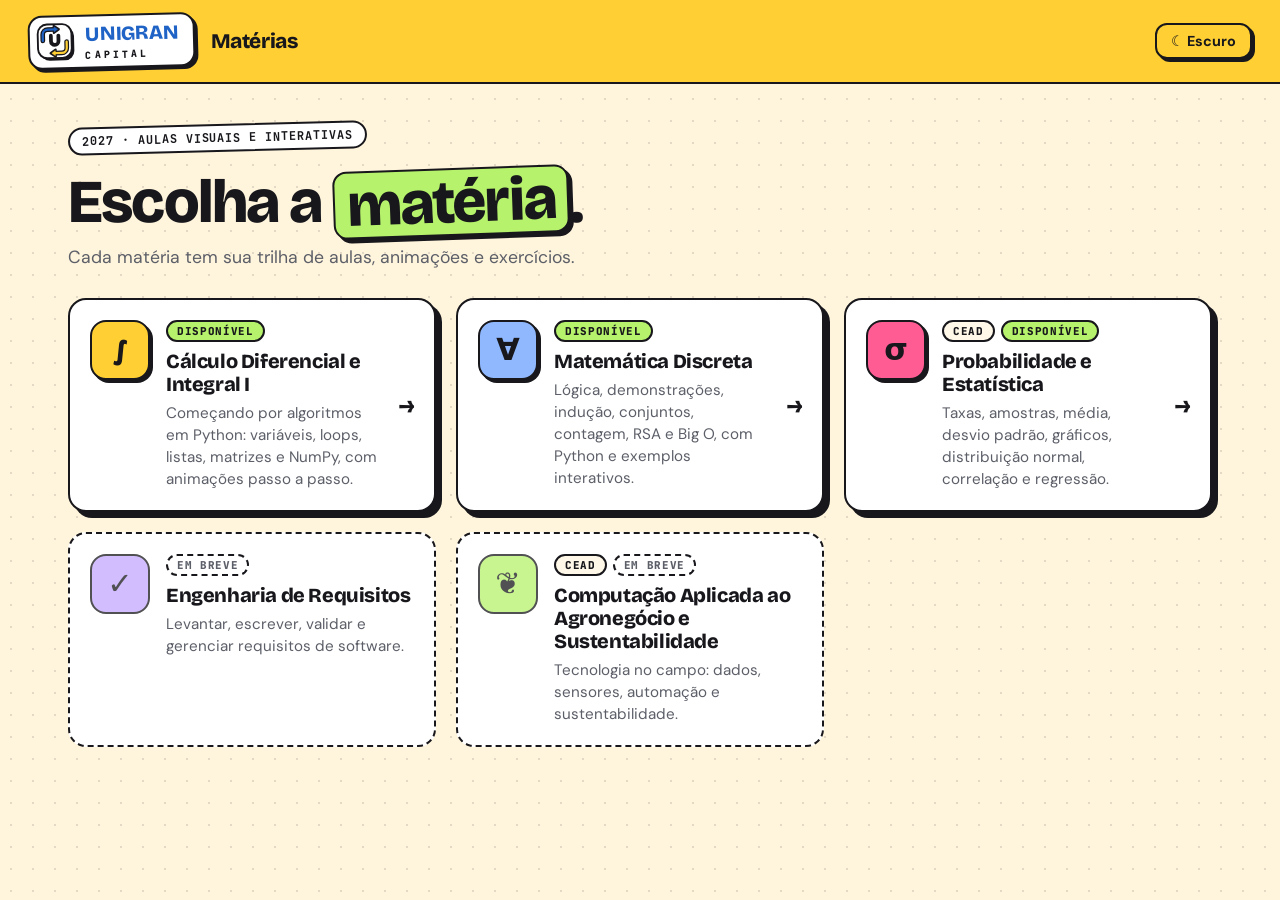
<file: index.html>
<!doctype html>
<html lang="pt-BR" data-theme="light">
<head>
  <meta charset="utf-8">
  <meta name="viewport" content="width=device-width, initial-scale=1">
  <title>Matérias 2027</title>
  <meta name="description" content="Escolha a matéria: aulas visuais e interativas.">
  <link rel="icon" type="image/svg+xml" href="img/favicon.svg">

  <link rel="preconnect" href="https://fonts.googleapis.com">
  <link rel="preconnect" href="https://fonts.gstatic.com" crossorigin>
  <link href="https://fonts.googleapis.com/css2?family=Bricolage+Grotesque:opsz,wght@12..96,600;12..96,700;12..96,800&family=DM+Sans:opsz,wght@9..40,400;9..40,500;9..40,600;9..40,700&family=JetBrains+Mono:wght@400;600;700;800&display=swap" rel="stylesheet">

  <link rel="stylesheet" href="css/hub.css">
</head>
<body>
  <header class="hub-top">
    <div class="hub-brand">
      <span class="unigran" role="img" aria-label="Unigran Capital">
        <!-- SVG inline (cópia de img/unigran.svg) para o hover animar cada peça -->
        <svg class="unigran-logo" viewBox="0 0 64 64" aria-hidden="true">
          <rect class="ul-sombra" x="7" y="7" width="54" height="54" rx="15" fill="#17171c"/>
          <rect class="ul-placa" x="3" y="3" width="54" height="54" rx="15" fill="#ffffff" stroke="#17171c" stroke-width="3"/>
          <g class="ul-seta ul-azul">
            <path d="M11 29 V19 a8 8 0 0 1 8 -8 H30" fill="none" stroke="#17171c" stroke-width="7.5" stroke-linecap="round"/>
            <path d="M29 5.5 L37 11 L29 16.5 Z" fill="#17171c" stroke="#17171c" stroke-width="3.6" stroke-linejoin="round"/>
            <path d="M11 29 V19 a8 8 0 0 1 8 -8 H31" fill="none" stroke="#1f63c6" stroke-width="3.6" stroke-linecap="round"/>
            <path d="M29.6 7.2 L35 11 L29.6 14.8 Z" fill="#1f63c6" stroke="#1f63c6" stroke-width=".8" stroke-linejoin="round"/>
          </g>
          <g class="ul-seta ul-amarela">
            <path d="M49 31 V41 a8 8 0 0 1 -8 8 H30" fill="none" stroke="#17171c" stroke-width="7.5" stroke-linecap="round"/>
            <path d="M31 43.5 L23 49 L31 54.5 Z" fill="#17171c" stroke="#17171c" stroke-width="3.6" stroke-linejoin="round"/>
            <path d="M49 31 V41 a8 8 0 0 1 -8 8 H29" fill="none" stroke="#ffcf33" stroke-width="3.6" stroke-linecap="round"/>
            <path d="M30.4 45.2 L25 49 L30.4 52.8 Z" fill="#ffcf33" stroke="#ffcf33" stroke-width=".8" stroke-linejoin="round"/>
          </g>
          <path class="ul-u" d="M24 21 V30 a6 6 0 0 0 12 0 V21" fill="none" stroke="#17171c" stroke-width="6" stroke-linecap="round"/>
        </svg>
        <span class="unigran-nome"><b>UNIGRAN</b><small>CAPITAL</small></span>
      </span>
      <b class="hub-titulo">Matérias</b>
    </div>
    <button class="btn sm" id="themeBtn">☾ Escuro</button>
  </header>

  <main class="hub">
    <section class="hub-hero">
      <span class="eyebrow">2027 · aulas visuais e interativas</span>
      <h1>Escolha a <span>matéria</span>.</h1>
      <p>Cada matéria tem sua trilha de aulas, animações e exercícios.</p>
    </section>

    <!-- cards gerados por js/hub.js -->
    <section class="subjects" id="subjects" aria-label="Matérias"></section>
  </main>

  <script src="js/hub.js"></script>
</body>
</html>
</file>
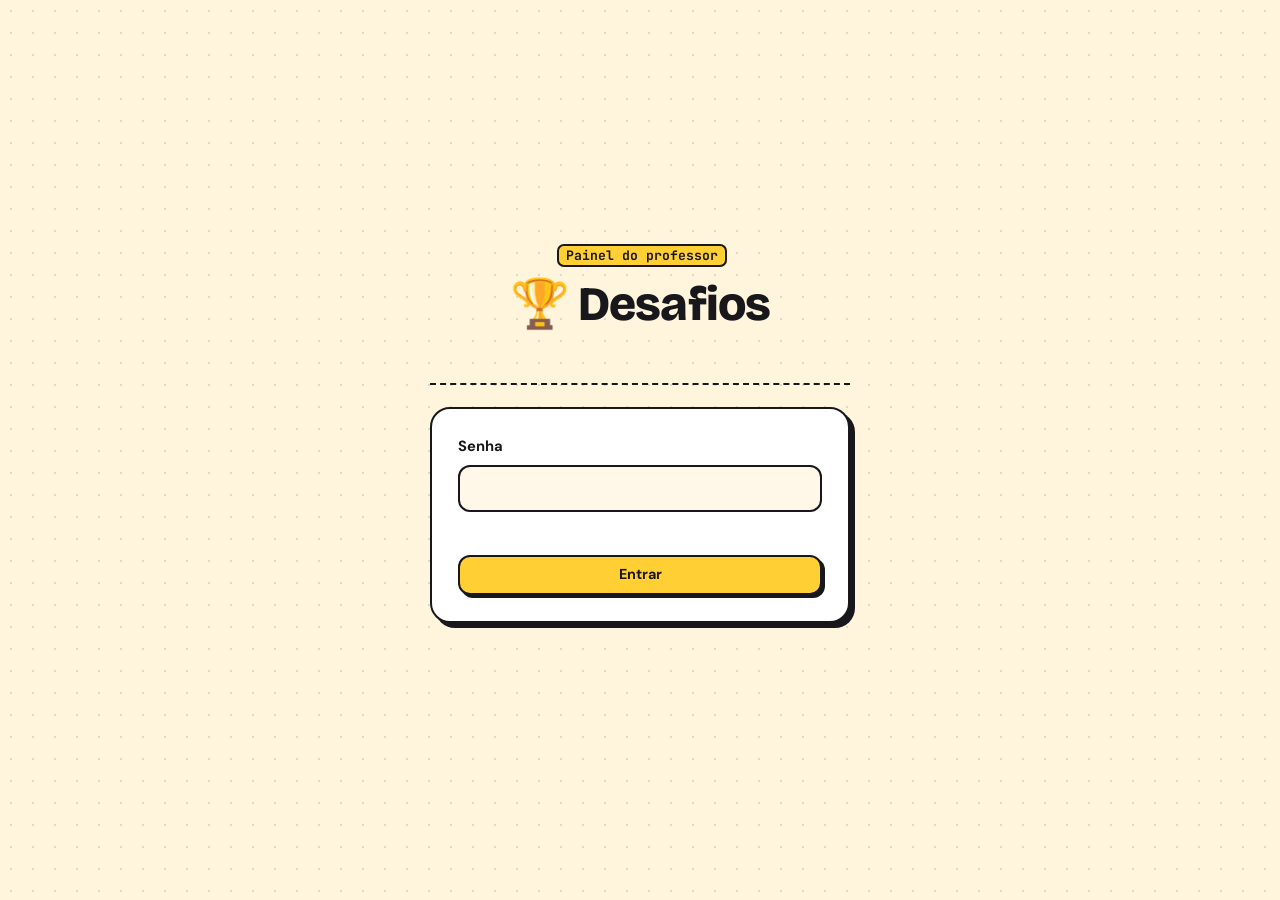
<file: andrey-segredo/index.html>
<!doctype html>
<html lang="pt-BR" data-theme="light">
<head>
  <meta charset="utf-8">
  <meta name="viewport" content="width=device-width, initial-scale=1">
  <meta name="robots" content="noindex, nofollow">
  <title>Painel</title>
  <link rel="icon" type="image/svg+xml" href="../img/favicon.svg">
  <link rel="preconnect" href="https://fonts.googleapis.com">
  <link rel="preconnect" href="https://fonts.gstatic.com" crossorigin>
  <link href="https://fonts.googleapis.com/css2?family=Bricolage+Grotesque:opsz,wght@12..96,600;12..96,700;12..96,800&family=DM+Sans:opsz,wght@9..40,400;9..40,500;9..40,600;9..40,700&family=JetBrains+Mono:wght@400;600;700;800&display=swap" rel="stylesheet">
  <link rel="stylesheet" href="../nucleo/css/base.css">
  <link rel="stylesheet" href="../nucleo/css/components.css">
  <link rel="stylesheet" href="../nucleo/css/lab.css">
  <link rel="stylesheet" href="../nucleo/css/desafio.css">
  <link rel="stylesheet" href="painel.css?v=2">
</head>
<body>
  <main class="prof">
    <header class="lesson-head">
      <div class="crumb"><b>Painel do professor</b></div>
      <h1>🏆 Desafios</h1>
    </header>

    <!-- login: a senha é conferida no Google, nunca aqui -->
    <form class="d-card d-entrada prof-login" id="login" autocomplete="off">
      <label>Senha
        <input name="senha" type="password" required autocomplete="current-password">
      </label>
      <p class="d-erro" role="alert"></p>
      <button class="btn primary" type="submit">Entrar</button>
    </form>

    <section id="painel" hidden>
      <div class="prof-head">
        <label class="prof-materia">Matéria
          <select id="materia" aria-label="Matéria"></select>
        </label>
        <button class="btn sm ghost" id="sair" type="button">Sair</button>
      </div>

      <div class="prof-aviso" id="aviso" hidden></div>
      <h2 class="prof-h2">Seções</h2>
      <div class="prof-secoes" id="secoes"></div>

      <h2 class="prof-h2">Ranking</h2>
      <div class="prof-tools">
        <!-- linha 1: filtros -->
        <div class="prof-filtros">
          <label class="prof-campo">Seção
            <select id="filtro"></select>
          </label>
          <label class="prof-campo">Ano de ingresso
            <select id="ano"></select>
          </label>
          <label class="prof-campo prof-busca">Buscar aluno
            <span class="prof-busca-box">
              <svg viewBox="0 0 24 24" aria-hidden="true"><circle cx="11" cy="11" r="7"/><path d="m20 20-3.5-3.5"/></svg>
              <input id="busca" type="search" placeholder="Digite o nome…" autocomplete="off" spellcheck="false">
            </span>
          </label>
        </div>

        <!-- linha 2: contagem + ações -->
        <div class="prof-acoes">
          <span class="muted prof-info" id="info"></span>
          <div class="prof-grupo">
            <button class="btn icon prof-ic" id="atualizar" type="button" data-tip="Atualizar agora" aria-label="Atualizar agora">
              <svg viewBox="0 0 24 24" aria-hidden="true"><path d="M21 12a9 9 0 1 1-2.64-6.36"/><path d="M21 4v5h-5"/></svg>
            </button>
            <span class="prof-sep" aria-hidden="true"></span>
            <button class="btn primary prof-ic" id="csv" type="button" data-tip="Baixar planilha (CSV)" aria-label="Baixar planilha CSV">
              <svg viewBox="0 0 24 24" aria-hidden="true"><path d="M12 3v12"/><path d="m7 10 5 5 5-5"/><path d="M4 21h16"/></svg>
              <span>CSV</span>
            </button>
            <button class="btn prof-ic" id="json" type="button" data-tip="Baixar dados brutos (JSON)" aria-label="Baixar JSON">
              <svg viewBox="0 0 24 24" aria-hidden="true"><path d="M8 3H7a2 2 0 0 0-2 2v5a2 2 0 0 1-2 2 2 2 0 0 1 2 2v5a2 2 0 0 0 2 2h1"/><path d="M16 3h1a2 2 0 0 1 2 2v5a2 2 0 0 0 2 2 2 2 0 0 0-2 2v5a2 2 0 0 1-2 2h-1"/></svg>
              <span>JSON</span>
            </button>
            <span class="prof-sep" aria-hidden="true"></span>
            <button class="btn prof-ic prof-limpar" id="limpar" type="button" data-tip="Limpar resultados" aria-label="Limpar resultados">
              <svg viewBox="0 0 24 24" aria-hidden="true"><path d="M3 6h18"/><path d="M8 6V4h8v2"/><path d="M19 6l-1 14H6L5 6"/><path d="M10 11v6M14 11v6"/></svg>
              <span class="prof-n" id="limpar-n">0</span>
            </button>
          </div>
        </div>
      </div>
      <table class="prof-table">
        <thead id="thead"></thead>
        <tbody id="tbody"></tbody>
      </table>
      <button class="btn prof-mais" id="mais" type="button" hidden>Mostrar mais</button>
    </section>
  </main>
  <div class="toast" id="toast" role="status"></div>

  <script src="../nucleo/js/core/namespace.js"></script>
  <script>window.ALG.PARTIALS_BASE = '../nucleo/partials/';</script>
  <script src="../nucleo/js/core/partials.js"></script>
  <script src="../nucleo/js/core/modal.js"></script>
  <script src="../nucleo/js/api-config.js"></script>
  <script src="../nucleo/js/desafio/api.js"></script>
  <script src="painel.js?v=2"></script>
</body>
</html>
</file>
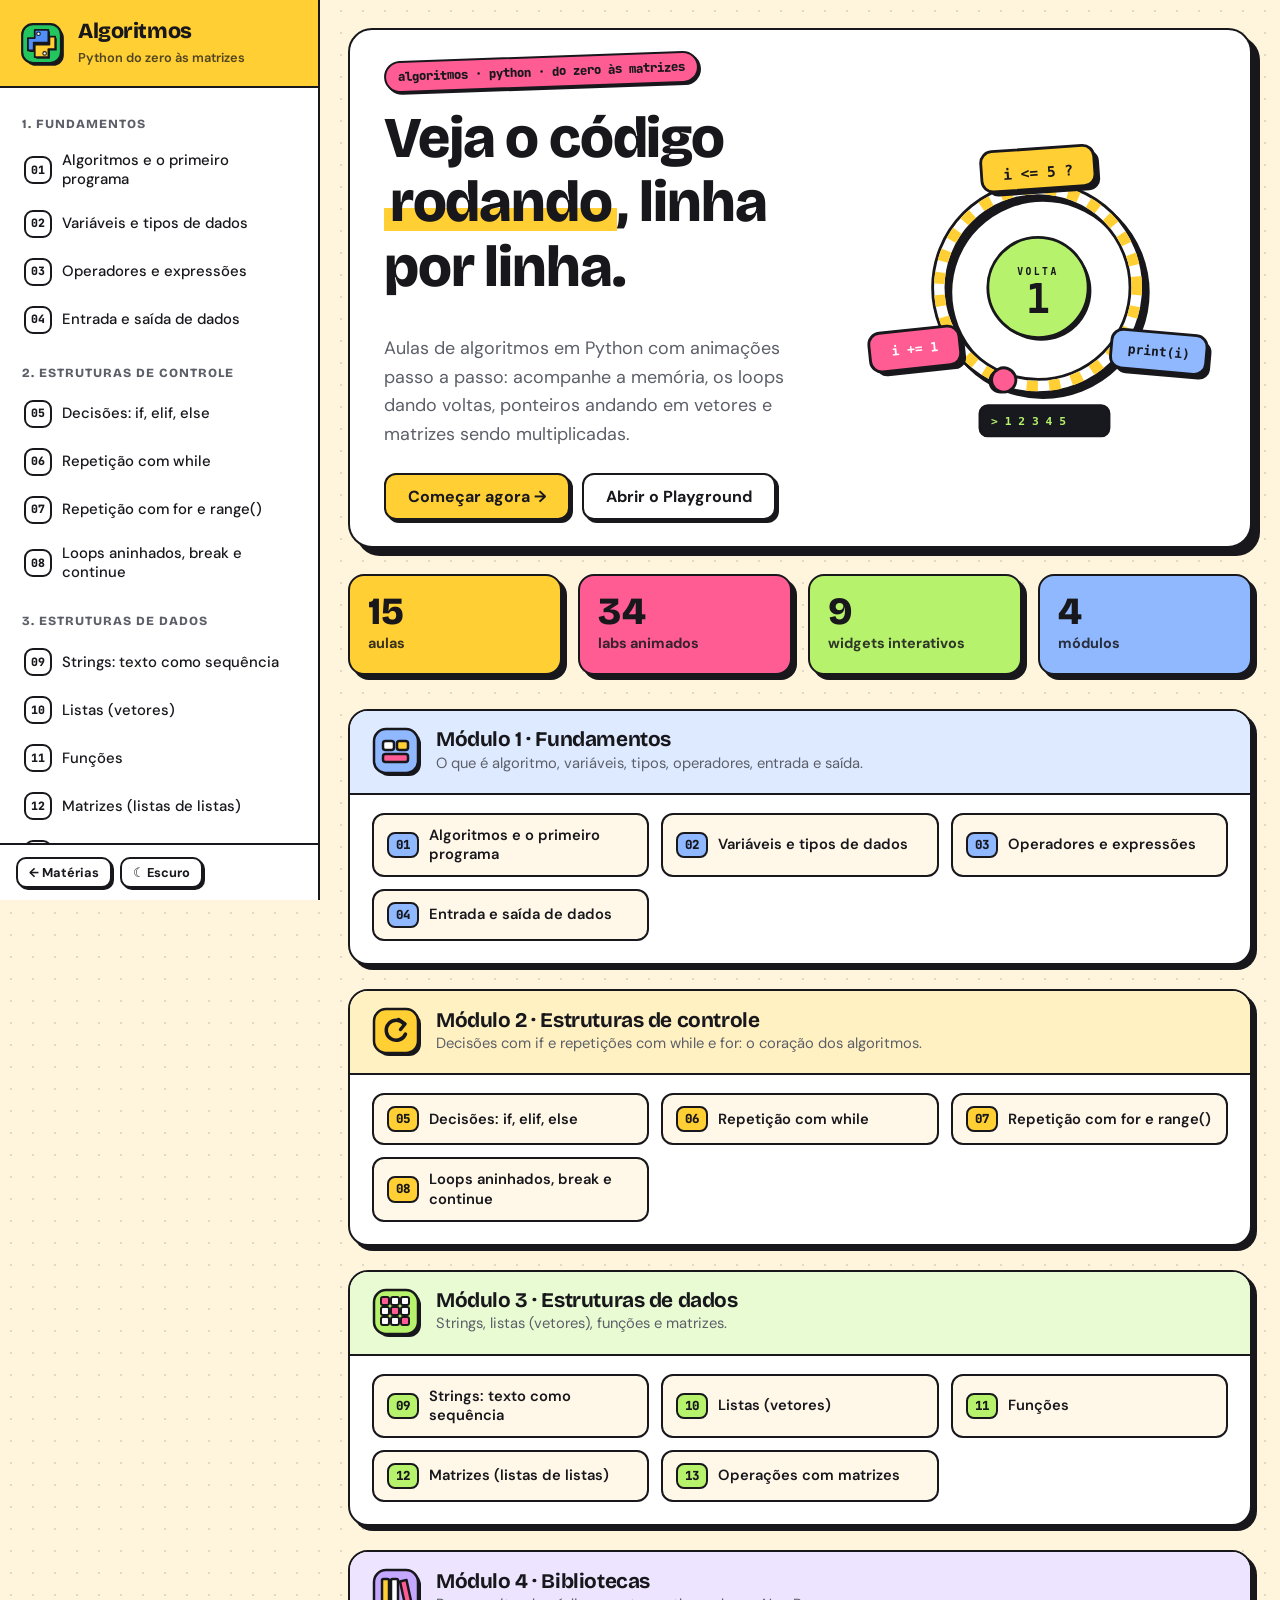
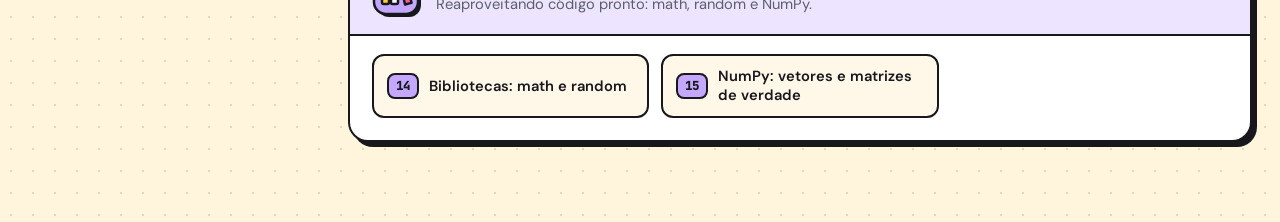
<file: calculo/index.html>
<!doctype html>
<html lang="pt-BR" data-theme="light">
<head>
  <meta charset="utf-8">
  <meta name="viewport" content="width=device-width, initial-scale=1">
  <title>Cálculo I · Algoritmos em Python</title>
  <meta name="description" content="Aulas de algoritmos em Python com animações passo a passo: variáveis, condicionais, loops, listas, matrizes e bibliotecas.">
  <link rel="icon" type="image/svg+xml" href="img/favicon.svg">

  <link rel="preconnect" href="https://fonts.googleapis.com">
  <link rel="preconnect" href="https://fonts.gstatic.com" crossorigin>
  <link href="https://fonts.googleapis.com/css2?family=Bricolage+Grotesque:opsz,wght@12..96,600;12..96,700;12..96,800&family=DM+Sans:opsz,wght@9..40,400;9..40,500;9..40,600;9..40,700&family=JetBrains+Mono:wght@400;600;700;800&display=swap" rel="stylesheet">

  <!-- estilos -->
  <link rel="stylesheet" href="css/base.css">
  <link rel="stylesheet" href="css/layout.css">
  <link rel="stylesheet" href="css/components.css">
  <link rel="stylesheet" href="css/lab.css">
  <link rel="stylesheet" href="css/desafio.css">
</head>
<body>
  <div class="app">
    <!-- ============ SIDEBAR ============ -->
    <aside class="sidebar" aria-label="Aulas">
      <a class="brand" href="#/">
        <img src="img/logo.svg" alt="">
        <div><b>Algoritmos</b><small>Python do zero às matrizes</small></div>
      </a>
      <nav class="nav" id="nav"></nav>
      <div class="sidebar-foot">
        <a class="btn sm" href="../index.html">← Matérias</a>
        <button class="btn sm" id="themeBtn">☾ Escuro</button>
      </div>
    </aside>
    <div class="scrim" id="scrim"></div>

    <!-- ============ CONTEÚDO ============ -->
    <div class="main">
      <header class="topbar">
        <button class="btn icon" id="menuBtn" aria-label="Abrir menu">☰</button>
        <img src="img/logo.svg" alt="">
        <b>Algoritmos em Python</b>
      </header>
      <main id="view" class="content"></main>
    </div>
  </div>
  <div class="toast" id="toast" role="status"></div>

  <!-- núcleo -->
  <script src="js/core/namespace.js"></script>
  <script src="js/core/highlight.js"></script>
  <script src="js/core/viz.js"></script>
  <script src="js/core/stepper.js"></script>
  <script src="js/core/partials.js"></script>
  <script src="js/core/modal.js"></script>
  <script src="js/core/quiz.js"></script>
  <script src="js/core/exercicios.js"></script>

  <!-- widgets interativos -->
  <script src="js/widgets/types.js"></script>
  <script src="js/widgets/ops.js"></script>
  <script src="js/widgets/fstring.js"></script>
  <script src="js/widgets/range.js"></script>
  <script src="js/widgets/slice.js"></script>
  <script src="js/widgets/matrix.js"></script>
  <script src="js/widgets/montecarlo.js"></script>
  <script src="js/widgets/reshape.js"></script>

  <!-- aulas (para adicionar uma aula: crie o arquivo e inclua aqui) -->
  <script src="js/lessons/00-modulos.js"></script>
  <script src="js/lessons/01-introducao.js"></script>
  <script src="js/lessons/02-variaveis.js"></script>
  <script src="js/lessons/03-operadores.js"></script>
  <script src="js/lessons/04-entrada-saida.js"></script>
  <script src="js/lessons/05-condicionais.js"></script>
  <script src="js/lessons/06-while.js"></script>
  <script src="js/lessons/07-for-range.js"></script>
  <script src="js/lessons/08-loops-aninhados.js"></script>
  <script src="js/lessons/09-strings.js"></script>
  <script src="js/lessons/10-listas.js"></script>
  <script src="js/lessons/11-funcoes.js"></script>
  <script src="js/lessons/12-matrizes.js"></script>
  <script src="js/lessons/13-operacoes-matrizes.js"></script>
  <script src="js/lessons/14-math-random.js"></script>
  <script src="js/lessons/15-numpy.js"></script>
  <script src="js/lessons/99-exercicios.js"></script>

  <!-- app -->
  <!-- desafio de fim de seção (API: apps-script/Code.gs) -->
  <script src="js/desafio/config.js"></script>
  <script src="js/desafio/api.js"></script>
  <script src="js/desafio/formatos.js"></script>
  <script src="js/desafio/desafio.js"></script>

  <script src="js/playground.js"></script>
  <script src="js/app.js"></script>
</body>
</html>
</file>
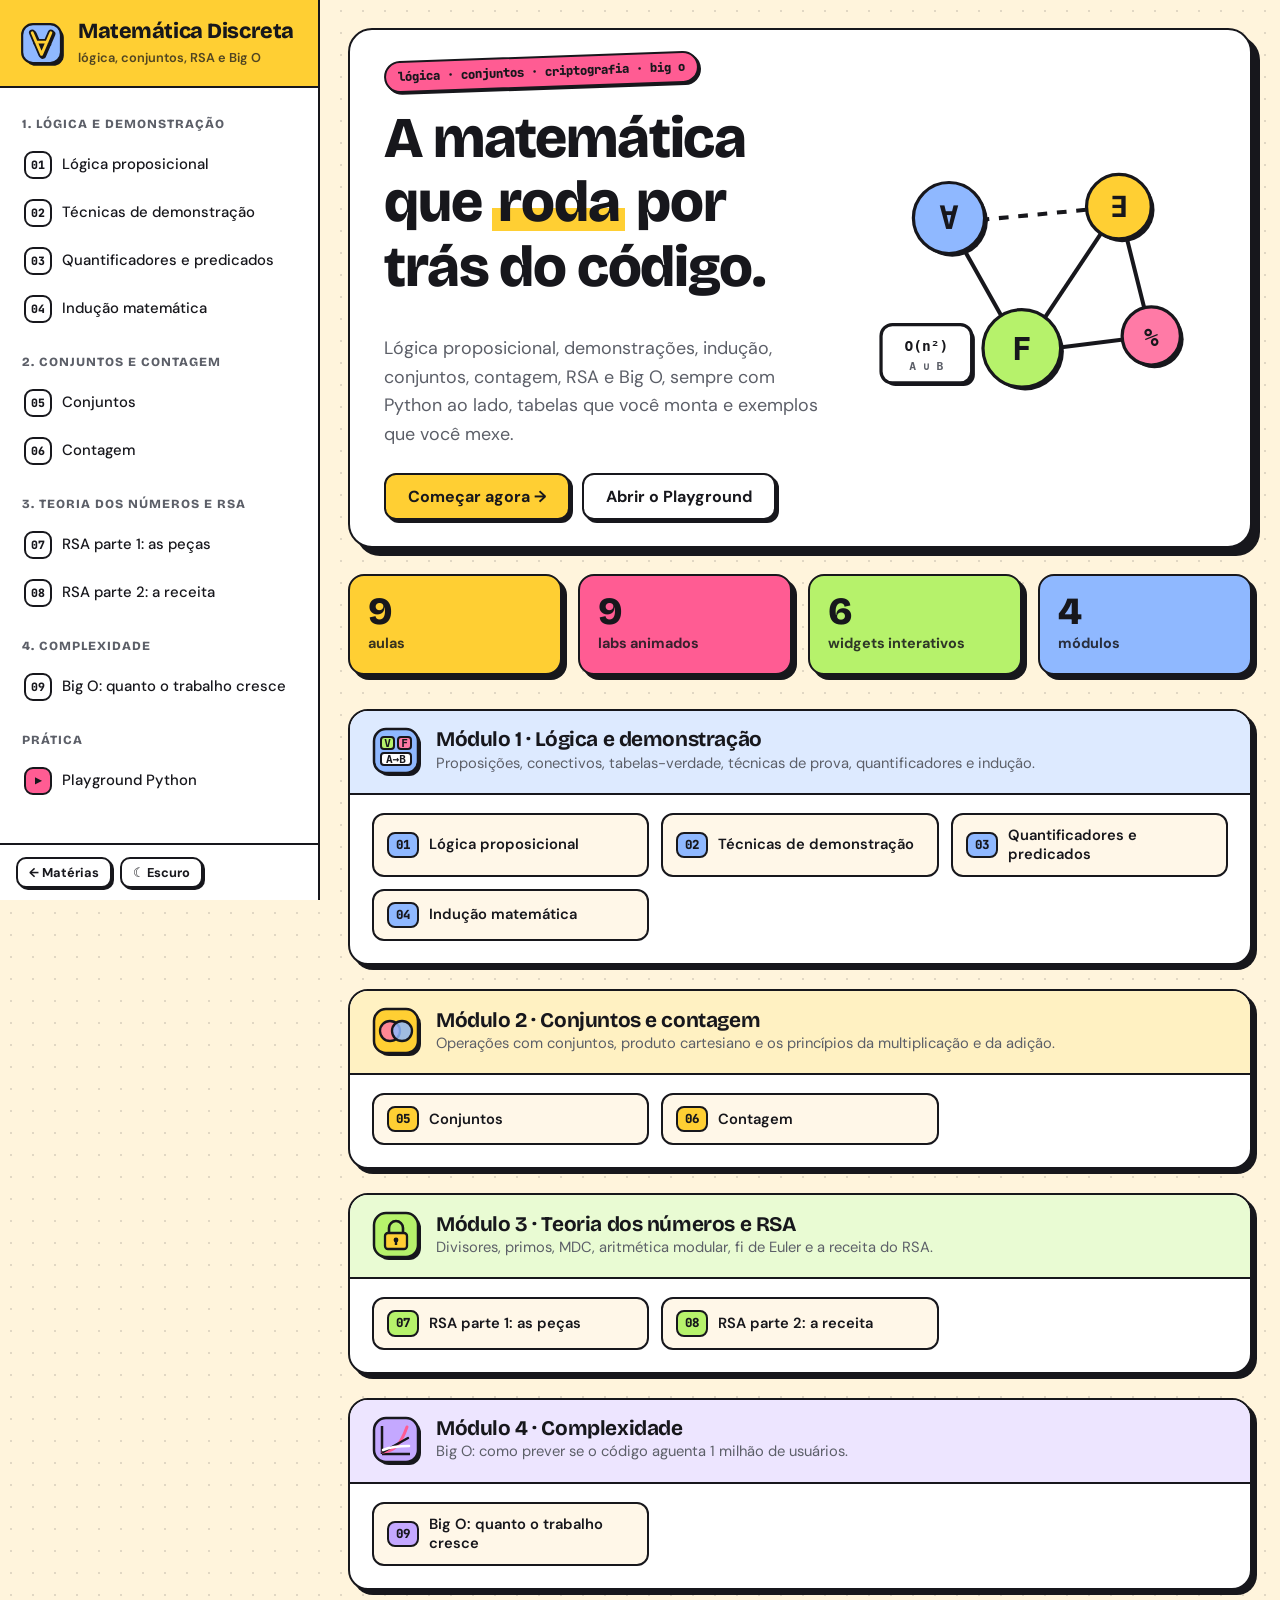
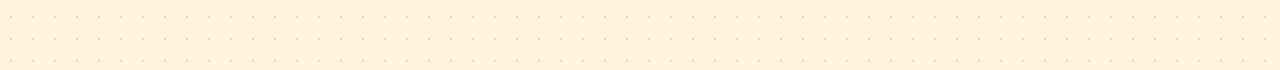
<file: discreta/index.html>
<!doctype html>
<html lang="pt-BR" data-theme="light">
<head>
  <meta charset="utf-8">
  <meta name="viewport" content="width=device-width, initial-scale=1">
  <title>Matemática Discreta</title>
  <meta name="description" content="Matemática Discreta com Python: lógica, demonstrações, indução, conjuntos, contagem, RSA e Big O, com exemplos interativos.">
  <link rel="icon" type="image/svg+xml" href="img/favicon.svg">

  <link rel="preconnect" href="https://fonts.googleapis.com">
  <link rel="preconnect" href="https://fonts.gstatic.com" crossorigin>
  <link href="https://fonts.googleapis.com/css2?family=Bricolage+Grotesque:opsz,wght@12..96,600;12..96,700;12..96,800&family=DM+Sans:opsz,wght@9..40,400;9..40,500;9..40,600;9..40,700&family=JetBrains+Mono:wght@400;600;700;800&display=swap" rel="stylesheet">

  <!-- estilos: base compartilhada (calculo/css) + widgets desta matéria -->
  <link rel="stylesheet" href="../calculo/css/base.css">
  <link rel="stylesheet" href="../calculo/css/layout.css">
  <link rel="stylesheet" href="../calculo/css/components.css">
  <link rel="stylesheet" href="../calculo/css/lab.css">
  <link rel="stylesheet" href="../calculo/css/desafio.css">
  <link rel="stylesheet" href="css/discreta.css">
</head>
<body>
  <div class="app">
    <!-- ============ SIDEBAR ============ -->
    <aside class="sidebar" aria-label="Aulas">
      <a class="brand" href="#/">
        <img src="img/logo.svg" alt="">
        <div><b>Matemática Discreta</b><small>lógica, conjuntos, RSA e Big O</small></div>
      </a>
      <nav class="nav" id="nav"></nav>
      <div class="sidebar-foot">
        <a class="btn sm" href="../index.html">← Matérias</a>
        <button class="btn sm" id="themeBtn">☾ Escuro</button>
      </div>
    </aside>
    <div class="scrim" id="scrim"></div>

    <!-- ============ CONTEÚDO ============ -->
    <div class="main">
      <header class="topbar">
        <button class="btn icon" id="menuBtn" aria-label="Abrir menu">☰</button>
        <img src="img/logo.svg" alt="">
        <b>Matemática Discreta</b>
      </header>
      <main id="view" class="content"></main>
    </div>
  </div>
  <div class="toast" id="toast" role="status"></div>

  <!-- núcleo compartilhado (mesmo motor do Cálculo) -->
  <script src="../calculo/js/core/namespace.js"></script>
  <script src="../calculo/js/desafio/config.js"></script>   <!-- endereço da API (um só para todas as matérias) -->
  <script src="js/config.js"></script>                      <!-- MATERIA = 'discreta', textos da página inicial -->
  <script src="../calculo/js/core/highlight.js"></script>
  <script src="../calculo/js/core/viz.js"></script>
  <script src="../calculo/js/core/stepper.js"></script>
  <script src="../calculo/js/core/partials.js"></script>
  <script src="../calculo/js/core/modal.js"></script>
  <script src="../calculo/js/core/quiz.js"></script>
  <script src="../calculo/js/core/exercicios.js"></script>

  <!-- widgets interativos desta matéria -->
  <script src="js/widgets/tabela-verdade.js"></script>
  <script src="js/widgets/venn.js"></script>
  <script src="js/widgets/contagem.js"></script>
  <script src="js/widgets/relogio-mod.js"></script>
  <script src="js/widgets/rsa.js"></script>
  <script src="js/widgets/big-o.js"></script>

  <!-- aulas (para adicionar uma aula: crie o arquivo e inclua aqui) -->
  <script src="js/lessons/00-modulos.js"></script>
  <script src="js/lessons/01-logica.js"></script>
  <script src="js/lessons/02-demonstracao.js"></script>
  <script src="js/lessons/03-quantificadores.js"></script>
  <script src="js/lessons/04-inducao.js"></script>
  <script src="js/lessons/05-conjuntos.js"></script>
  <script src="js/lessons/06-contagem.js"></script>
  <script src="js/lessons/07-rsa-fundamentos.js"></script>
  <script src="js/lessons/08-rsa-receita.js"></script>
  <script src="js/lessons/09-big-o.js"></script>
  <script src="js/lessons/99-exercicios.js"></script>

  <!-- desafio de fim de seção (API: apps-script/Code.gs) -->
  <script src="../calculo/js/desafio/api.js"></script>
  <script src="../calculo/js/desafio/formatos.js"></script>
  <script src="../calculo/js/desafio/desafio.js"></script>

  <script src="../calculo/js/playground.js"></script>
  <script src="../calculo/js/app.js"></script>
</body>
</html>
</file>
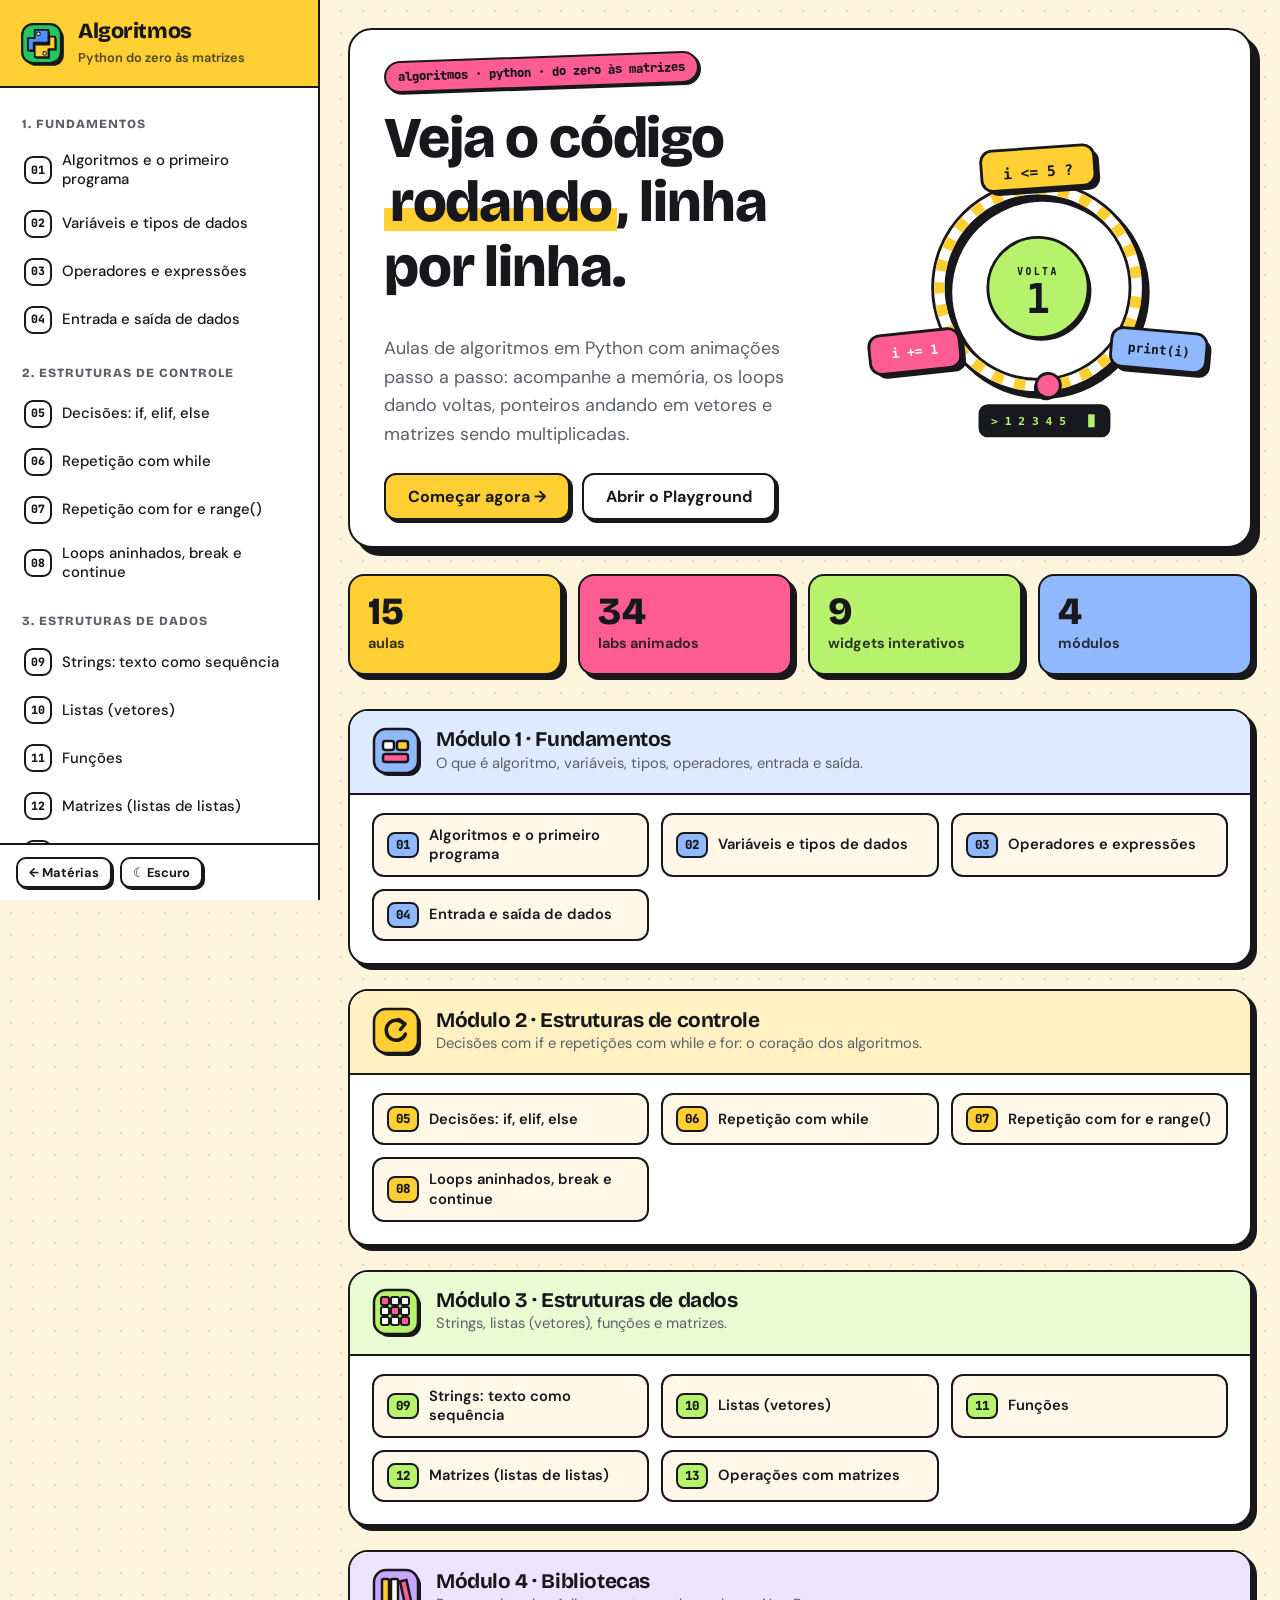
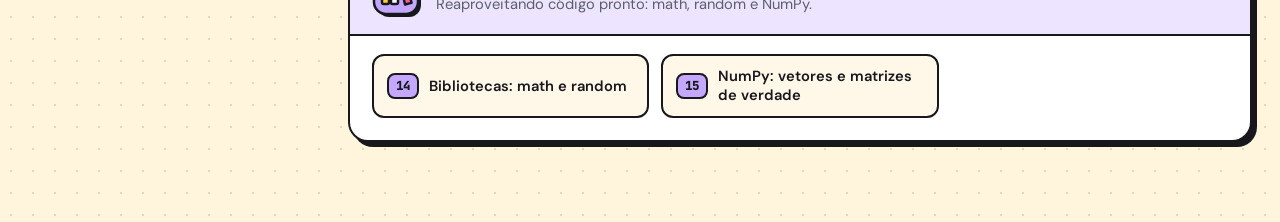
<file: materias/calculo-1/index.html>
<!doctype html>
<html lang="pt-BR" data-theme="light">
<head>
  <meta charset="utf-8">
  <meta name="viewport" content="width=device-width, initial-scale=1">
  <title>Cálculo I · Algoritmos em Python</title>
  <meta name="description" content="Aulas de algoritmos em Python com animações passo a passo: variáveis, condicionais, loops, listas, matrizes e bibliotecas.">
  <link rel="icon" type="image/svg+xml" href="img/favicon.svg">

  <link rel="preconnect" href="https://fonts.googleapis.com">
  <link rel="preconnect" href="https://fonts.gstatic.com" crossorigin>
  <link href="https://fonts.googleapis.com/css2?family=Bricolage+Grotesque:opsz,wght@12..96,600;12..96,700;12..96,800&family=DM+Sans:opsz,wght@9..40,400;9..40,500;9..40,600;9..40,700&family=JetBrains+Mono:wght@400;600;700;800&display=swap" rel="stylesheet">

  <!-- estilos -->
  <link rel="stylesheet" href="../../nucleo/css/base.css">
  <link rel="stylesheet" href="../../nucleo/css/layout.css">
  <link rel="stylesheet" href="../../nucleo/css/components.css">
  <link rel="stylesheet" href="../../nucleo/css/lab.css">
  <link rel="stylesheet" href="../../nucleo/css/desafio.css">
  <link rel="stylesheet" href="../../nucleo/css/conteudo.css">
</head>
<body>
  <div class="app">
    <!-- ============ SIDEBAR ============ -->
    <aside class="sidebar" aria-label="Aulas">
      <a class="brand" href="#/">
        <img src="img/logo.svg" alt="">
        <div><b>Algoritmos</b><small>Python do zero às matrizes</small></div>
      </a>
      <nav class="nav" id="nav"></nav>
      <div class="sidebar-foot">
        <a class="btn sm" href="../../index.html">← Matérias</a>
        <button class="btn sm" id="themeBtn">☾ Escuro</button>
      </div>
    </aside>
    <div class="scrim" id="scrim"></div>

    <!-- ============ CONTEÚDO ============ -->
    <div class="main">
      <header class="topbar">
        <button class="btn icon" id="menuBtn" aria-label="Abrir menu">☰</button>
        <img src="img/logo.svg" alt="">
        <b>Algoritmos em Python</b>
      </header>
      <main id="view" class="content"></main>
    </div>
  </div>
  <div class="toast" id="toast" role="status"></div>

  <!-- núcleo -->
  <script src="../../nucleo/js/core/namespace.js"></script>
  <script src="../../nucleo/js/api-config.js"></script>   <!-- endereço da API (um só para todas as matérias) -->
  <script src="js/config.js"></script>                    <!-- id desta matéria -->
  <script src="../../nucleo/js/core/highlight.js"></script>
  <script src="../../nucleo/js/core/viz.js"></script>
  <script src="../../nucleo/js/core/stepper.js"></script>
  <script src="../../nucleo/js/core/partials.js"></script>
  <script src="../../nucleo/js/core/modal.js"></script>
  <script src="../../nucleo/js/core/quiz.js"></script>
  <script src="../../nucleo/js/core/exercicios.js"></script>

  <!-- widgets interativos -->
  <script src="js/widgets/types.js"></script>
  <script src="js/widgets/ops.js"></script>
  <script src="js/widgets/fstring.js"></script>
  <script src="js/widgets/range.js"></script>
  <script src="js/widgets/slice.js"></script>
  <script src="js/widgets/matrix.js"></script>
  <script src="js/widgets/montecarlo.js"></script>
  <script src="js/widgets/reshape.js"></script>

  <!-- aulas (para adicionar uma aula: crie o arquivo e inclua aqui) -->
  <script src="js/lessons/00-modulos.js"></script>
  <script src="js/lessons/01-introducao.js"></script>
  <script src="js/lessons/02-variaveis.js"></script>
  <script src="js/lessons/03-operadores.js"></script>
  <script src="js/lessons/04-entrada-saida.js"></script>
  <script src="js/lessons/05-condicionais.js"></script>
  <script src="js/lessons/06-while.js"></script>
  <script src="js/lessons/07-for-range.js"></script>
  <script src="js/lessons/08-loops-aninhados.js"></script>
  <script src="js/lessons/09-strings.js"></script>
  <script src="js/lessons/10-listas.js"></script>
  <script src="js/lessons/11-funcoes.js"></script>
  <script src="js/lessons/12-matrizes.js"></script>
  <script src="js/lessons/13-operacoes-matrizes.js"></script>
  <script src="js/lessons/14-math-random.js"></script>
  <script src="js/lessons/15-numpy.js"></script>
  <script src="js/lessons/99-exercicios.js"></script>

  <!-- app -->
  <!-- desafio de fim de seção (API: apps-script/Code.gs) -->
  <script src="../../nucleo/js/desafio/api.js"></script>
  <script src="../../nucleo/js/desafio/formatos.js"></script>
  <script src="../../nucleo/js/desafio/desafio.js"></script>

  <script src="../../nucleo/js/playground.js"></script>
  <script src="../../nucleo/js/app.js"></script>
</body>
</html>
</file>
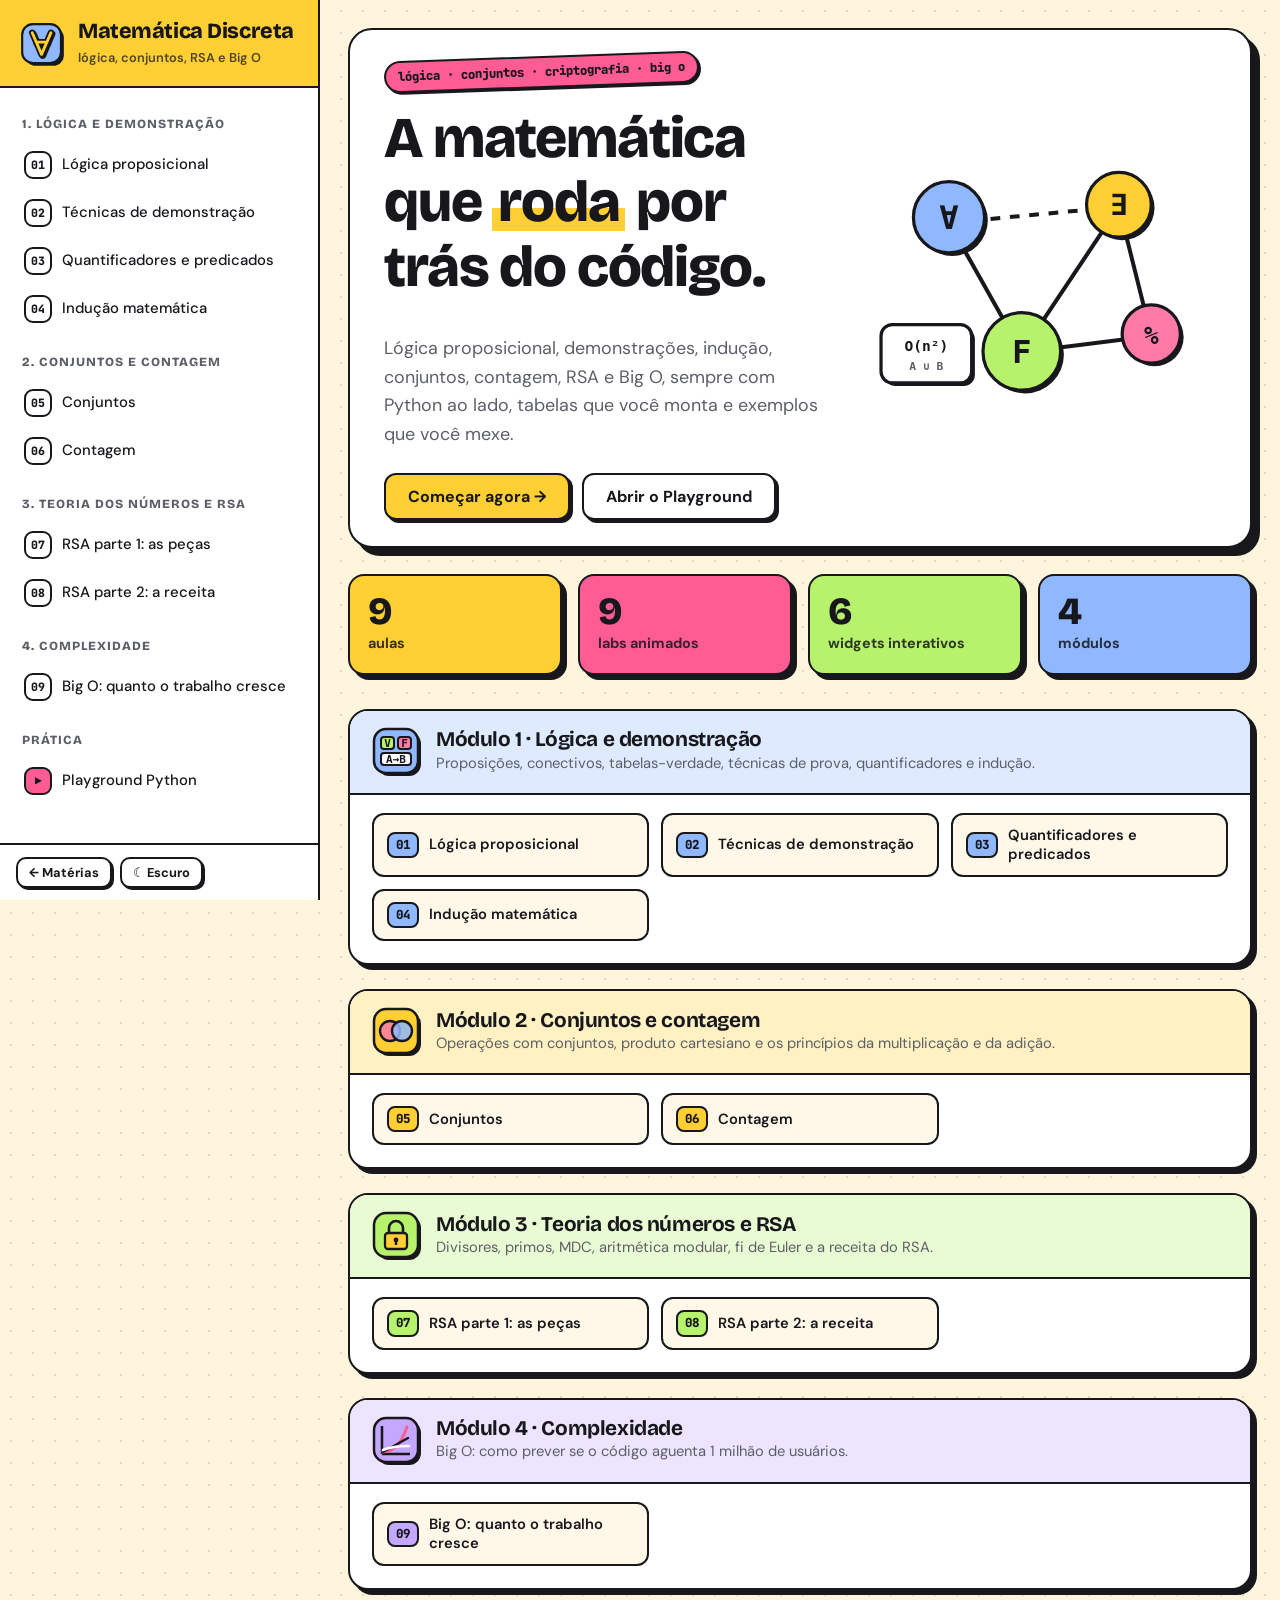
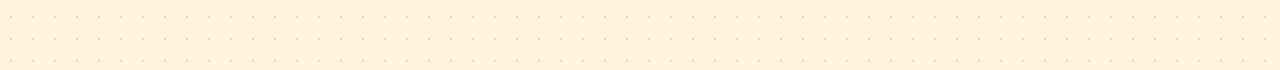
<file: materias/matematica-discreta/index.html>
<!doctype html>
<html lang="pt-BR" data-theme="light">
<head>
  <meta charset="utf-8">
  <meta name="viewport" content="width=device-width, initial-scale=1">
  <title>Matemática Discreta</title>
  <meta name="description" content="Matemática Discreta com Python: lógica, demonstrações, indução, conjuntos, contagem, RSA e Big O, com exemplos interativos.">
  <link rel="icon" type="image/svg+xml" href="img/favicon.svg">

  <link rel="preconnect" href="https://fonts.googleapis.com">
  <link rel="preconnect" href="https://fonts.gstatic.com" crossorigin>
  <link href="https://fonts.googleapis.com/css2?family=Bricolage+Grotesque:opsz,wght@12..96,600;12..96,700;12..96,800&family=DM+Sans:opsz,wght@9..40,400;9..40,500;9..40,600;9..40,700&family=JetBrains+Mono:wght@400;600;700;800&display=swap" rel="stylesheet">

  <!-- estilos: base compartilhada (nucleo/css) + widgets desta matéria -->
  <link rel="stylesheet" href="../../nucleo/css/base.css">
  <link rel="stylesheet" href="../../nucleo/css/layout.css">
  <link rel="stylesheet" href="../../nucleo/css/components.css">
  <link rel="stylesheet" href="../../nucleo/css/lab.css">
  <link rel="stylesheet" href="../../nucleo/css/desafio.css">
  <link rel="stylesheet" href="../../nucleo/css/conteudo.css">
  <link rel="stylesheet" href="css/discreta.css">
</head>
<body>
  <div class="app">
    <!-- ============ SIDEBAR ============ -->
    <aside class="sidebar" aria-label="Aulas">
      <a class="brand" href="#/">
        <img src="img/logo.svg" alt="">
        <div><b>Matemática Discreta</b><small>lógica, conjuntos, RSA e Big O</small></div>
      </a>
      <nav class="nav" id="nav"></nav>
      <div class="sidebar-foot">
        <a class="btn sm" href="../../index.html">← Matérias</a>
        <button class="btn sm" id="themeBtn">☾ Escuro</button>
      </div>
    </aside>
    <div class="scrim" id="scrim"></div>

    <!-- ============ CONTEÚDO ============ -->
    <div class="main">
      <header class="topbar">
        <button class="btn icon" id="menuBtn" aria-label="Abrir menu">☰</button>
        <img src="img/logo.svg" alt="">
        <b>Matemática Discreta</b>
      </header>
      <main id="view" class="content"></main>
    </div>
  </div>
  <div class="toast" id="toast" role="status"></div>

  <!-- núcleo compartilhado (mesmo motor do Cálculo) -->
  <script src="../../nucleo/js/core/namespace.js"></script>
  <script src="../../nucleo/js/api-config.js"></script>   <!-- endereço da API (um só para todas as matérias) -->
  <script src="js/config.js"></script>                      <!-- MATERIA = 'discreta', textos da página inicial -->
  <script src="../../nucleo/js/core/highlight.js"></script>
  <script src="../../nucleo/js/core/viz.js"></script>
  <script src="../../nucleo/js/core/stepper.js"></script>
  <script src="../../nucleo/js/core/partials.js"></script>
  <script src="../../nucleo/js/core/modal.js"></script>
  <script src="../../nucleo/js/core/quiz.js"></script>
  <script src="../../nucleo/js/core/exercicios.js"></script>

  <!-- widgets interativos desta matéria -->
  <script src="js/widgets/tabela-verdade.js"></script>
  <script src="js/widgets/venn.js"></script>
  <script src="js/widgets/contagem.js"></script>
  <script src="js/widgets/relogio-mod.js"></script>
  <script src="js/widgets/rsa.js"></script>
  <script src="js/widgets/big-o.js"></script>

  <!-- aulas (para adicionar uma aula: crie o arquivo e inclua aqui) -->
  <script src="js/lessons/00-modulos.js"></script>
  <script src="js/lessons/01-logica.js"></script>
  <script src="js/lessons/02-demonstracao.js"></script>
  <script src="js/lessons/03-quantificadores.js"></script>
  <script src="js/lessons/04-inducao.js"></script>
  <script src="js/lessons/05-conjuntos.js"></script>
  <script src="js/lessons/06-contagem.js"></script>
  <script src="js/lessons/07-rsa-fundamentos.js"></script>
  <script src="js/lessons/08-rsa-receita.js"></script>
  <script src="js/lessons/09-big-o.js"></script>
  <script src="js/lessons/99-exercicios.js"></script>

  <!-- desafio de fim de seção (API: apps-script/Code.gs) -->
  <script src="../../nucleo/js/desafio/api.js"></script>
  <script src="../../nucleo/js/desafio/formatos.js"></script>
  <script src="../../nucleo/js/desafio/desafio.js"></script>

  <script src="../../nucleo/js/playground.js"></script>
  <script src="../../nucleo/js/app.js"></script>
</body>
</html>
</file>
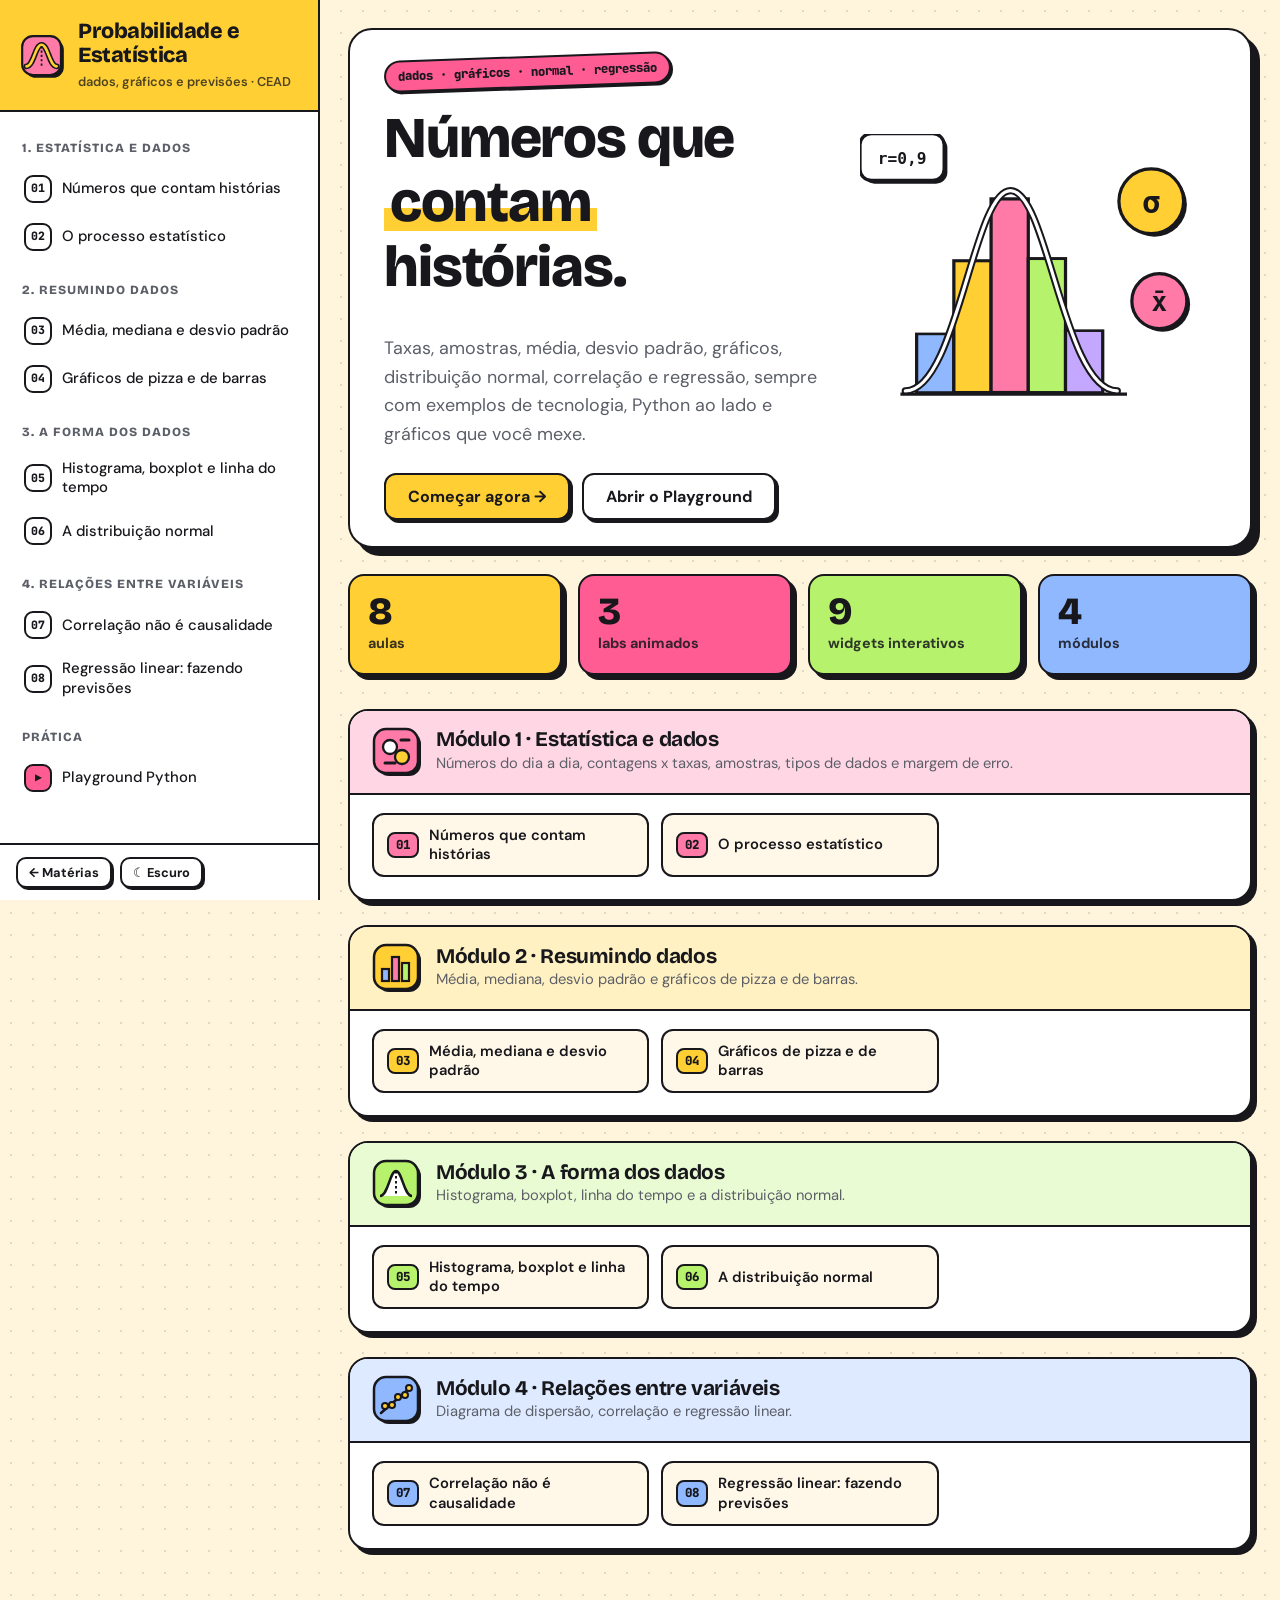
<file: materias/probabilidade-estatistica/index.html>
<!doctype html>
<html lang="pt-BR" data-theme="light">
<head>
  <meta charset="utf-8">
  <meta name="viewport" content="width=device-width, initial-scale=1">
  <title>Probabilidade e Estatística</title>
  <meta name="description" content="Probabilidade e Estatística com Python: taxas, amostras, média, desvio padrão, gráficos, distribuição normal, correlação e regressão.">
  <link rel="icon" type="image/svg+xml" href="img/favicon.svg">

  <link rel="preconnect" href="https://fonts.googleapis.com">
  <link rel="preconnect" href="https://fonts.gstatic.com" crossorigin>
  <link href="https://fonts.googleapis.com/css2?family=Bricolage+Grotesque:opsz,wght@12..96,600;12..96,700;12..96,800&family=DM+Sans:opsz,wght@9..40,400;9..40,500;9..40,600;9..40,700&family=JetBrains+Mono:wght@400;600;700;800&display=swap" rel="stylesheet">

  <!-- estilos: base compartilhada (nucleo/css) + widgets desta matéria -->
  <link rel="stylesheet" href="../../nucleo/css/base.css">
  <link rel="stylesheet" href="../../nucleo/css/layout.css">
  <link rel="stylesheet" href="../../nucleo/css/components.css">
  <link rel="stylesheet" href="../../nucleo/css/lab.css">
  <link rel="stylesheet" href="../../nucleo/css/desafio.css">
  <link rel="stylesheet" href="../../nucleo/css/conteudo.css">
  <link rel="stylesheet" href="css/estatistica.css">
</head>
<body>
  <div class="app">
    <!-- ============ SIDEBAR ============ -->
    <aside class="sidebar" aria-label="Aulas">
      <a class="brand" href="#/">
        <img src="img/logo.svg" alt="">
        <div><b>Probabilidade e Estatística</b><small>dados, gráficos e previsões · CEAD</small></div>
      </a>
      <nav class="nav" id="nav"></nav>
      <div class="sidebar-foot">
        <a class="btn sm" href="../../index.html">← Matérias</a>
        <button class="btn sm" id="themeBtn">☾ Escuro</button>
      </div>
    </aside>
    <div class="scrim" id="scrim"></div>

    <!-- ============ CONTEÚDO ============ -->
    <div class="main">
      <header class="topbar">
        <button class="btn icon" id="menuBtn" aria-label="Abrir menu">☰</button>
        <img src="img/logo.svg" alt="">
        <b>Probabilidade e Estatística</b>
      </header>
      <main id="view" class="content"></main>
    </div>
  </div>
  <div class="toast" id="toast" role="status"></div>

  <!-- núcleo compartilhado (mesmo motor de todas as matérias) -->
  <script src="../../nucleo/js/core/namespace.js"></script>
  <script src="../../nucleo/js/api-config.js"></script>   <!-- endereço da API (um só para todas as matérias) -->
  <script src="js/config.js"></script>                    <!-- MATERIA = 'probabilidade', textos da página inicial -->
  <script src="../../nucleo/js/core/highlight.js"></script>
  <script src="../../nucleo/js/core/viz.js"></script>
  <script src="../../nucleo/js/core/stepper.js"></script>
  <script src="../../nucleo/js/core/partials.js"></script>
  <script src="../../nucleo/js/core/modal.js"></script>
  <script src="../../nucleo/js/core/quiz.js"></script>
  <script src="../../nucleo/js/core/exercicios.js"></script>

  <!-- widgets interativos desta matéria -->
  <script src="js/widgets/estat.js"></script>
  <script src="js/widgets/taxa.js"></script>
  <script src="js/widgets/margem.js"></script>
  <script src="js/widgets/medidas.js"></script>
  <script src="js/widgets/graficos.js"></script>
  <script src="js/widgets/boxplot.js"></script>
  <script src="js/widgets/normal.js"></script>
  <script src="js/widgets/dispersao.js"></script>

  <!-- ilustrações das aulas (SVG no estilo da página) -->
  <script src="js/ilustracoes.js"></script>

  <!-- aulas (para adicionar uma aula: crie o arquivo e inclua aqui) -->
  <script src="js/lessons/00-modulos.js"></script>
  <script src="js/lessons/01-estatistica-dia-a-dia.js"></script>
  <script src="js/lessons/02-processo-estatistico.js"></script>
  <script src="js/lessons/03-medidas.js"></script>
  <script src="js/lessons/04-graficos-categoricos.js"></script>
  <script src="js/lessons/05-graficos-numericos.js"></script>
  <script src="js/lessons/06-distribuicao-normal.js"></script>
  <script src="js/lessons/07-correlacao.js"></script>
  <script src="js/lessons/08-regressao.js"></script>
  <script src="js/lessons/99-exercicios.js"></script>

  <!-- desafio de fim de seção (API: apps-script/Code.gs) -->
  <script src="../../nucleo/js/desafio/api.js"></script>
  <script src="../../nucleo/js/desafio/formatos.js"></script>
  <script src="../../nucleo/js/desafio/desafio.js"></script>

  <script src="../../nucleo/js/playground.js"></script>
  <script src="../../nucleo/js/app.js"></script>
</body>
</html>
</file>
<file: css/hub.css>
/* =========================================================
   HUB — escolha da matéria
   Mesma identidade neo-brutalista do site das matérias.
   ========================================================= */
:root {
  --bg: #fff4dc;
  --panel: #ffffff;
  --panel2: #fff7e8;
  --ink: #17171c;
  --hard: #17171c;
  --text: #17171c;
  --muted: #5c5f68;
  --acc: #ffcf33;
  --lime: #b6f26b;
  --ok: #15803d;
  --dot: rgba(23, 23, 28, .12);
  --bw: 2.5px;
  --radius: 18px;
  --font: "DM Sans", system-ui, -apple-system, "Segoe UI", Roboto, sans-serif;
  --display: "Bricolage Grotesque", "DM Sans", system-ui, sans-serif;
  --mono: "JetBrains Mono", ui-monospace, Consolas, monospace;
  color-scheme: light;
}

:root[data-theme="dark"] {
  --bg: #0f1012;
  --panel: #1b1d21;
  --panel2: #222529;
  --ink: #e9e3d3;
  --hard: #e9e3d3;
  --text: #f2efe8;
  --muted: #b4b7bf;
  --ok: #4ade80;
  --dot: rgba(233, 227, 211, .08);
  color-scheme: dark;
}

* { box-sizing: border-box; }

body {
  margin: 0;
  min-height: 100vh;
  font-family: var(--font);
  color: var(--text);
  background: var(--bg) radial-gradient(var(--dot) 1px, transparent 1px) 0 0 / 22px 22px;
}

a { color: inherit; text-decoration: none; }

/* ---------- botão ---------- */
.btn {
  font: 700 .9rem var(--font);
  color: #17171c;
  background: var(--acc);
  border: var(--bw) solid var(--ink);
  border-radius: 12px;
  box-shadow: 3px 3px 0 var(--hard);
  padding: 7px 14px;
  cursor: pointer;
  transition: transform .1s, box-shadow .1s;
}

.btn:hover { transform: translate(-1px, -1px); box-shadow: 4px 4px 0 var(--hard); }
.btn:active { transform: translate(2px, 2px); box-shadow: 1px 1px 0 var(--hard); }

/* ---------- topo ---------- */
.hub-top {
  display: flex;
  align-items: center;
  justify-content: space-between;
  gap: 12px;
  padding: 14px 28px;
  background: var(--acc);
  border-bottom: var(--bw) solid var(--ink);
}

.hub-brand {
  display: flex;
  align-items: center;
  gap: 16px;
  flex-wrap: wrap;
  color: #17171c;
}

.hub-titulo { font: 800 1.3rem var(--display); letter-spacing: -.02em; }

/* logo da Unigran: placa branca com borda grossa e sombra sólida */
.unigran {
  display: inline-flex;
  align-items: center;
  gap: 9px;
  padding: 5px 14px 5px 6px;
  background: #fff;
  color: #17171c;
  border: var(--bw) solid #17171c;
  border-radius: 14px;
  box-shadow: 3px 3px 0 #17171c;
  transform: rotate(-1.5deg);
  cursor: default;
  transition: transform .35s cubic-bezier(.34,1.56,.64,1), box-shadow .35s cubic-bezier(.34,1.56,.64,1);
}
.unigran-logo { width: 40px; height: 40px; display: block; overflow: visible; }
.unigran-nome { display: grid; line-height: 1; }
.unigran-nome b { font: 800 1.25rem var(--display); letter-spacing: -.01em; color: #1f63c6; }
.unigran-nome small { font: 800 .62rem var(--mono); letter-spacing: .32em; margin-top: 3px; }

/* hover: a placa se endireita e "abre" — as setas se soltam para os cantos,
   o U salta e a sombra se afasta, como se a marca rachasse de leve */
.unigran-logo > *,
.unigran-nome b,
.unigran-nome small {
  transform-box: fill-box;
  transform-origin: center;
  transition: transform .4s cubic-bezier(.34,1.56,.64,1), letter-spacing .4s cubic-bezier(.34,1.56,.64,1);
}
.unigran:hover {
  transform: rotate(0deg) translate(-2px, -2px);
  box-shadow: 6px 6px 0 #17171c;
}
.unigran:hover .ul-sombra   { transform: translate(2.5px, 2.5px); }
.unigran:hover .ul-placa    { transform: rotate(-3deg) scale(1.03); }
.unigran:hover .ul-azul     { transform: translate(-9px, -8px) rotate(-16deg); }
.unigran:hover .ul-amarela  { transform: translate(9px, 8px) rotate(-16deg); }
.unigran:hover .ul-u        { transform: translate(2px, -4px) scale(1.28) rotate(12deg); }
.unigran:hover .unigran-nome b     { transform: translate(2px, -1px) rotate(-2deg); letter-spacing: .03em; }
.unigran:hover .unigran-nome small { transform: translate(-1px, 1px) rotate(1.5deg); letter-spacing: .42em; }
/* atraso escalonado: as peças se soltam uma depois da outra */
.unigran:hover .ul-amarela { transition-delay: .05s; }
.unigran:hover .ul-u       { transition-delay: .08s; }
.unigran:hover .unigran-nome small { transition-delay: .06s; }

@media (prefers-reduced-motion: reduce) {
  .unigran, .unigran * { transition: none !important; }
}

/* ---------- conteúdo ---------- */
.hub {
  max-width: 1200px;
  margin: 0 auto;
  padding: 40px 28px 60px;
}

.hub-hero { margin-bottom: 30px; }

.eyebrow {
  display: inline-block;
  font: 700 .75rem var(--mono);
  text-transform: uppercase;
  letter-spacing: .08em;
  background: var(--panel);
  border: 2px solid var(--ink);
  border-radius: 99px;
  padding: 4px 12px;
  transform: rotate(-1.5deg);
}

.hub-hero h1 {
  font: 800 clamp(2.2rem, 6vw, 3.8rem)/1.05 var(--display);
  letter-spacing: -.03em;
  margin: 16px 0 10px;
}

.hub-hero h1 span {
  background: var(--lime);
  color: #17171c;
  border: var(--bw) solid var(--ink);
  border-radius: 14px;
  padding: 0 12px;
  box-shadow: 4px 4px 0 var(--hard);
  display: inline-block;
  transform: rotate(-2deg);
}

.hub-hero p { color: var(--muted); font-size: 1.1rem; margin: 0; }

/* ---------- cards das matérias ---------- */
.subjects {
  display: grid;
  grid-template-columns: repeat(auto-fill, minmax(340px, 1fr));
  gap: 20px;
}

.subject {
  position: relative;
  display: flex;
  gap: 16px;
  align-items: flex-start;
  background: var(--panel);
  border: var(--bw) solid var(--ink);
  border-radius: var(--radius);
  box-shadow: 6px 6px 0 var(--hard);
  padding: 20px;
  transition: transform .12s, box-shadow .12s;
}

a.subject:hover {
  transform: translate(-3px, -3px);
  box-shadow: 9px 9px 0 var(--hard);
}

a.subject:hover .subject-icon { transform: rotate(-8deg) scale(1.06); }

.subject-icon {
  flex: none;
  display: grid;
  place-items: center;
  width: 60px;
  height: 60px;
  background: var(--sc);
  color: #17171c;
  border: var(--bw) solid var(--ink);
  border-radius: 16px;
  box-shadow: 3px 3px 0 var(--hard);
  font: 800 1.9rem var(--display);
  transition: transform .25s cubic-bezier(.3, 1.6, .5, 1);
}

.subject-body { flex: 1; min-width: 0; }

.subject-tags { display: flex; gap: 6px; flex-wrap: wrap; margin-bottom: 8px; }

.chip {
  font: 800 .68rem var(--mono);
  text-transform: uppercase;
  letter-spacing: .06em;
  border: 2px solid var(--ink);
  border-radius: 99px;
  padding: 2px 9px;
  background: var(--panel2);
}

.chip.ok { background: var(--lime); color: #17171c; }
.chip.wait { background: transparent; color: var(--muted); border-style: dashed; }

.subject h2 {
  font: 800 1.25rem/1.15 var(--display);
  letter-spacing: -.02em;
  margin: 0 0 6px;
}

.subject p { margin: 0; color: var(--muted); font-size: .95rem; line-height: 1.45; }

.subject-go {
  align-self: center;
  font: 800 1.5rem var(--display);
}

.subject.soon {
  box-shadow: none;
  border-style: dashed;
  cursor: default;
}

.subject.soon .subject-icon { box-shadow: none; opacity: .75; }

@media (max-width: 600px) {
  .hub-top { padding: 12px 16px; }
  .hub { padding: 28px 16px 48px; }
  .subjects { grid-template-columns: 1fr; }
  .subject { padding: 16px; }
  .subject-icon { width: 50px; height: 50px; font-size: 1.6rem; }
}
</file>
<file: nucleo/css/base.css>
/* =========================================================
   BASE — tokens de cor, reset e tipografia
   Estilo: neo-brutalista (bordas grossas, sombras sólidas,
   cores fortes). Código sempre em painel escuro tipo IDE.
   ========================================================= */
:root {
  /* página */
  --bg: #fff4dc;
  --bg2: #fbe9c4;
  --panel: #ffffff;
  --panel2: #fff7e8;
  --panel3: #ffe9bd;
  --line: #ecdcb8;          /* separadores suaves */
  --ink: #17171c;           /* bordas grossas */
  --hard: #17171c;          /* cor da sombra sólida */
  --text: #17171c;
  --muted: #5c5f68;
  --faint: #74777f;

  /* cores de destaque */
  --acc: #ffcf33;           /* amarelo */
  --acc-ink: #17171c;
  --acc2: #3b82f6;          /* azul */
  --ok: #15803d;
  --lime: #b6f26b;
  --bad: #ef4466;
  --warn: #f59e0b;
  --vio: #8b5cf6;
  --pink: #ff5c93;
  --orange: #ff8a3d;

  /* tipos de dado */
  --t-int: #2f6fe0;
  --t-float: #0e9aa7;
  --t-str: #e8590c;
  --t-bool: #7c3aed;
  --t-list: #16a34a;
  --t-none: #868e96;
  --t-fn: #db2777;
  --t-other: #d97706;

  /* sintaxe sobre fundo claro (tabelas, widgets) */
  --sx-kw: #8b2fd1;
  --sx-str: #2b8a3e;
  --sx-num: #d9480f;
  --sx-com: #8a83a0;
  --sx-fn: #1c63c7;
  --sx-bi: #b07000;
  --sx-op: #0b7285;

  /* painéis de código (sempre escuros) */
  --code-bg: #17191e;
  --code-bg2: #20232a;
  --code-text: #eef0f3;
  --code-line: #31353e;
  --code-faint: #7d8590;

  --radius: 16px;
  --radius-s: 11px;
  --bw: 2.5px;                                  /* espessura da borda */
  --shadow: 5px 5px 0 var(--hard);
  --shadow-s: 3px 3px 0 var(--hard);
  --font: "DM Sans", system-ui, -apple-system, "Segoe UI", Roboto, sans-serif;
  --display: "Bricolage Grotesque", "DM Sans", system-ui, sans-serif;
  --mono: "JetBrains Mono", ui-monospace, "Cascadia Code", Consolas, monospace;
  --sidebar: 320px;
  color-scheme: light;
}

/* escuro: grafite neutro, bordas e sombras creme (o "avesso" do tema claro) */
:root[data-theme="dark"] {
  --bg: #0f1012;
  --bg2: #151619;
  --panel: #1b1d21;
  --panel2: #222529;
  --panel3: #2c2f35;
  --line: #33373e;
  --ink: #e9e3d3;
  --hard: #e9e3d3;
  --text: #f2efe8;
  --muted: #b4b7bf;
  --faint: #8a8f99;
  --code-bg: #121316;
  --code-bg2: #1a1c20;
  --acc-ink: #17171c;
  --acc2: #5b9bff;
  --ok: #4ade80;
  --bad: #ff5c7c;
  --vio: #a78bfa;
  --t-int: #5b9bff;
  --t-float: #22d3ee;
  --t-str: #ff9f5a;
  --t-bool: #b197fc;
  --t-list: #4ade80;
  --t-fn: #ff79b0;
  --t-other: #ffcf33;
  color-scheme: dark;
}

/* sintaxe em fundo escuro: painéis de código e tema escuro */
:root[data-theme="dark"],
.codeblock, .lab-code, .compare pre, .pycall, .pg-editor, .q .codeblock, .gab-code {
  --sx-kw: #d6a4ff;
  --sx-str: #b8f28a;
  --sx-num: #ffab76;
  --sx-com: #7d8590;
  --sx-fn: #8fb8ff;
  --sx-bi: #ffd866;
  --sx-op: #7ee0ff;
}

*, *::before, *::after { box-sizing: border-box; }

html { scroll-behavior: smooth; }

body {
  margin: 0;
  background-color: var(--bg);
  /* pontilhado sutil no fundo */
  background-image: radial-gradient(color-mix(in srgb, var(--ink) 13%, transparent) 1px, transparent 1.2px);
  background-size: 22px 22px;
  color: var(--text);
  font-family: var(--font);
  font-size: 16.5px;
  line-height: 1.6;
  -webkit-font-smoothing: antialiased;
  /* sem ligaduras: <= continua aparecendo como <= (não ≤) */
  font-variant-ligatures: none;
  font-feature-settings: "calt" 0, "liga" 0;
}
textarea, input, select, button { font-variant-ligatures: none; font-feature-settings: "calt" 0, "liga" 0; }

h1, h2, h3, h4, h5 { font-family: var(--display); line-height: 1.12; margin: 0 0 .6em; letter-spacing: -.02em; }
h1 { font-size: clamp(2rem, 4.5vw, 3rem); font-weight: 800; }
h2 { font-size: 1.65rem; font-weight: 800; margin-top: 2em; }
h3 { font-size: 1.2rem; font-weight: 700; margin-top: 1.5em; }
p { margin: 0 0 1em; }
a { color: var(--acc2); text-decoration: none; font-weight: 600; }
a:hover { text-decoration: underline; text-decoration-thickness: 2px; }
img { max-width: 100%; display: block; }
ul, ol { padding-left: 1.3em; margin: 0 0 1em; }
li { margin: .25em 0; }

code, kbd, pre { font-family: var(--mono); }
/* código no meio do texto: pílula escura */
:not(pre) > code {
  background: var(--code-bg);
  color: #ffd866;
  padding: .12em .45em;
  border-radius: 7px;
  font-size: .86em;
  white-space: nowrap;
}

kbd {
  background: #fff;
  color: #17171c;
  border: 2px solid var(--ink);
  box-shadow: 2px 2px 0 var(--hard);
  border-radius: 7px;
  padding: 0 .45em;
  font-size: .82em;
  font-weight: 700;
}

table { border-collapse: collapse; width: 100%; margin: 0 0 1.2em; font-size: .95em; }
th, td { border-bottom: 2px solid var(--line); padding: .55em .7em; text-align: left; vertical-align: top; }
th { color: var(--muted); font-weight: 700; font-size: .78em; text-transform: uppercase; letter-spacing: .06em; }

button { font: inherit; cursor: pointer; }
input, select, textarea { font: inherit; color: inherit; }

::selection { background: var(--acc); color: var(--acc-ink); }

.muted { color: var(--muted); }
.mono { font-family: var(--mono); }
.hidden { display: none !important; }

* { scrollbar-width: thin; scrollbar-color: var(--ink) transparent; }
</file>
<file: nucleo/css/components.css>
/* =========================================================
   COMPONENTES — botões, cards, callouts, código, quiz, widgets
   ========================================================= */

@import url("https://cdn.jsdelivr.net/npm/bootstrap-icons@1.13.2/font/bootstrap-icons.min.css");

/* ---------- Botões (afundam ao clicar) ---------- */
.btn {
  display: inline-flex;
  align-items: center;
  justify-content: center;
  gap: 8px;
  padding: 9px 16px;
  border-radius: 12px;
  border: var(--bw) solid var(--ink);
  background: var(--panel);
  color: var(--text);
  font-weight: 700;
  font-size: .9rem;
  line-height: 1.2;
  box-shadow: var(--shadow-s);
  transition: transform .1s, box-shadow .1s, background .15s;
  white-space: nowrap;
}

.btn:hover {
  background: var(--panel3);
  text-decoration: none;
  transform: translate(-1px, -1px);
  box-shadow: 4px 4px 0 var(--hard);
}

.btn:active {
  transform: translate(3px, 3px);
  box-shadow: 0 0 0 var(--hard);
}

.btn.primary {
  background: var(--acc);
  color: var(--acc-ink);
}

.btn.primary:hover {
  background: #ffd95c;
}

.btn.blue {
  background: var(--acc2);
  color: #fff;
}

.btn.ghost {
  background: transparent;
  box-shadow: none;
  border-color: transparent;
}

.btn.ghost:hover {
  border-color: var(--ink);
  box-shadow: var(--shadow-s);
}

.btn.sm {
  padding: 6px 11px;
  font-size: .8rem;
  border-radius: 10px;
  border-width: 2px;
  box-shadow: 2px 2px 0 var(--hard);
}

.btn.sm:hover {
  box-shadow: 3px 3px 0 var(--hard);
}

.btn.sm:active {
  box-shadow: 0 0 0 var(--hard);
  transform: translate(2px, 2px);
}

.btn.icon {
  width: 40px;
  padding: 9px 0;
}

.btn[disabled] {
  opacity: .45;
  cursor: not-allowed;
}

/* ---------- Home ---------- */
.hero {
  display: grid;
  grid-template-columns: 1.25fr 1fr;
  gap: 32px;
  align-items: center;
  padding: 26px 34px;
  margin-bottom: 26px;
  background: var(--panel);
  border: var(--bw) solid var(--ink);
  border-radius: 24px;
  box-shadow: 8px 8px 0 var(--hard);
}

.hero .eyebrow {
  display: inline-block;
  font-family: var(--mono);
  font-size: .78rem;
  font-weight: 800;
  color: #17171c;
  background: var(--pink);
  border: 2px solid var(--ink);
  box-shadow: 2px 2px 0 var(--hard);
  padding: 4px 12px;
  border-radius: 99px;
  margin-bottom: 18px;
  transform: rotate(-2deg);
}

.hero h1 {
  font-size: clamp(2.2rem, 5vw, 3.6rem);
}

.hero h1 span {
  background: linear-gradient(transparent 58%, var(--acc) 58%, var(--acc) 92%, transparent 92%);
  padding: 0 .1em;
}

.hero p {
  color: var(--muted);
  font-size: 1.12rem;
  max-width: 580px;
}

.hero .actions {
  display: flex;
  gap: 12px;
  flex-wrap: wrap;
  margin-top: 24px;
}

.hero .actions .btn {
  padding: 12px 22px;
  font-size: 1rem;
}

.hero img {
  width: 100%;
  max-width: 440px;
  justify-self: center;
}

.stats {
  display: grid;
  grid-template-columns: repeat(4, 1fr);
  gap: 16px;
  margin: 0 0 34px;
}

.stat {
  border: var(--bw) solid var(--ink);
  border-radius: var(--radius);
  box-shadow: var(--shadow);
  padding: 16px 18px;
  background: var(--sc, var(--panel));
  color: var(--acc-ink);
  transition: transform .2s;
}

.stat:nth-child(1) {
  --sc: var(--acc);
}

.stat:nth-child(2) {
  --sc: var(--pink);
}

.stat:nth-child(3) {
  --sc: var(--lime);
}

.stat:nth-child(4) {
  --sc: #8fb8ff;
}

.stat:hover {
  transform: rotate(-1.5deg) translateY(-3px);
}

.stat b {
  display: block;
  font-family: var(--display);
  font-size: 2.4rem;
  font-weight: 800;
  line-height: 1;
}

.stat span {
  font-size: .9rem;
  font-weight: 700;
  opacity: .85;
}

.modules {
  display: grid;
  gap: 24px;
}

.module-card {
  background: var(--panel);
  border: var(--bw) solid var(--ink);
  border-radius: 20px;
  box-shadow: var(--shadow);
  overflow: hidden;
}

.module-card header {
  display: flex;
  align-items: center;
  gap: 14px;
  padding: 16px 22px;
  background: color-mix(in srgb, var(--mc, var(--acc)) 30%, var(--panel));
  border-bottom: var(--bw) solid var(--ink);
}

.module-card header img {
  width: 50px;
  height: 50px;
}

.module-card h3 {
  margin: 0;
  font-size: 1.3rem;
}

.module-card header p {
  margin: 0;
  color: var(--muted);
  font-size: .92rem;
}

.lesson-grid {
  display: grid;
  grid-template-columns: repeat(auto-fill, minmax(230px, 1fr));
  gap: 12px;
  padding: 18px 22px 22px;
}

.lesson-chip {
  display: flex;
  gap: 10px;
  align-items: center;
  padding: 11px 13px;
  border-radius: 12px;
  background: var(--panel2);
  border: 2px solid var(--ink);
  color: var(--text);
  font-size: .92rem;
  font-weight: 600;
  line-height: 1.3;
  transition: transform .15s, box-shadow .15s, background .15s;
}

.lesson-chip:hover {
  transform: translate(-2px, -2px);
  box-shadow: 4px 4px 0 var(--hard);
  background: var(--panel);
  text-decoration: none;
}

.lesson-chip .num {
  flex: none;
  font-family: var(--mono);
  font-weight: 800;
  font-size: .78rem;
  padding: 3px 7px;
  border-radius: 8px;
  border: 2px solid var(--ink);
  background: var(--mc, var(--acc));
  color: var(--acc-ink);
}

/* ---------- Cabeçalho da aula ---------- */
.lesson-head {
  padding-bottom: 22px;
  margin-bottom: 26px;
  border-bottom: var(--bw) dashed var(--ink);
}

.crumb {
  font-size: .82rem;
  color: var(--muted);
  font-family: var(--mono);
  font-weight: 600;
  margin-bottom: 12px;
}

.crumb b {
  color: var(--acc-ink);
  background: var(--acc);
  border: 2px solid var(--ink);
  border-radius: 7px;
  padding: 1px 7px;
  margin-left: 4px;
}

.lesson-head .meta {
  display: flex;
  gap: 16px;
  flex-wrap: wrap;
  color: var(--muted);
  font-size: .9rem;
  font-weight: 600;
}

.goal-chips {
  display: flex;
  flex-wrap: wrap;
  gap: 10px;
  margin-top: 18px;
}

.goal-chips span {
  font-family: var(--mono);
  font-size: .82rem;
  font-weight: 700;
  padding: 6px 13px;
  border-radius: 99px;
  border: 2px solid var(--ink);
  box-shadow: 2px 2px 0 var(--hard);
  color: var(--acc-ink);
}

.goal-chips span:nth-child(4n+1) {
  background: var(--acc);
  transform: rotate(-1.5deg);
}

.goal-chips span:nth-child(4n+2) {
  background: var(--lime);
  transform: rotate(1deg);
}

.goal-chips span:nth-child(4n+3) {
  background: #8fb8ff;
  transform: rotate(-.5deg);
}

.goal-chips span:nth-child(4n+4) {
  background: #ffb3cd;
  transform: rotate(1.5deg);
}

.section {
  margin-bottom: 18px;
  font-size: 1.05rem;
}

/* ---------- Callouts ---------- */
.callout {
  display: flex;
  gap: 14px;
  align-items: center;
  padding: 12px 18px;
  border-radius: var(--radius);
  border: var(--bw) solid var(--ink);
  box-shadow: var(--shadow-s);
  margin: 18px 0;
  font-size: .98rem;
  color: var(--acc-ink);
}

.callout p:last-child {
  margin: 0;
}

.callout .ci {
  flex: none;
  font-weight: 800;
  font-family: var(--mono);
  font-size: .72rem;
  padding: 3px 8px;
  border-radius: 7px;
  background: #17171c;
  color: #fff;
  transform: rotate(-3deg);
}

.callout.tip {
  background: #cfe1ff;
}

.callout.warn {
  background: #ffd0dc;
}

.callout.calc {
  background: #e4d8ff;
}

.callout :not(pre)>code {
  color: #ffd866;
}

/* ---------- Bloco de código (sempre escuro) ---------- */
.codeblock {
  background: var(--code-bg);
  color: var(--code-text);
  border: var(--bw) solid var(--ink);
  border-radius: var(--radius);
  box-shadow: var(--shadow);
  margin: 18px 0 22px;
  overflow: hidden;
}

.codeblock .cb-head {
  display: flex;
  align-items: center;
  justify-content: space-between;
  padding: 8px 12px;
  border-bottom: 2px solid var(--code-line);
  background: var(--code-bg2);
  font-size: .78rem;
  color: var(--code-faint);
  font-family: var(--mono);
  gap: 8px;
}

.codeblock .cb-head::before {
  content: "";
  width: 46px;
  height: 12px;
  flex: none;
  background:
    radial-gradient(circle 5px at 6px 6px, #ff5f57 98%, transparent),
    radial-gradient(circle 5px at 23px 6px, #febc2e 98%, transparent),
    radial-gradient(circle 5px at 40px 6px, #28c840 98%, transparent);
}

.codeblock .cb-head>span {
  margin-right: auto;
}

.codeblock .cb-head .acts {
  display: flex;
  gap: 6px;
}

.codeblock .cb-head .btn {
  background: var(--code-bg);
  color: var(--code-text);
  border-color: var(--code-line);
  box-shadow: none;
}

.codeblock .cb-head .btn:hover {
  border-color: var(--acc);
}

.codeblock pre {
  margin: 0;
  padding: 14px 0;
  overflow-x: auto;
  font-size: .9rem;
  line-height: 1.65;
}

.codeblock pre .ln {
  padding: 0 18px 0 0;
  display: block;
  white-space: pre;
}

.codeblock pre .ln::before {
  content: attr(data-n);
  display: inline-block;
  width: 42px;
  padding-right: 14px;
  text-align: right;
  color: var(--code-faint);
  user-select: none;
}

.codeblock .cb-out {
  border-top: 2px dashed var(--code-line);
  padding: 10px 18px;
  font-family: var(--mono);
  font-size: .86rem;
  white-space: pre-wrap;
  color: var(--lime);
}

.codeblock .cb-out::before {
  content: "saída ▸ ";
  color: var(--code-faint);
}

/* syntax */
.k {
  color: var(--sx-kw);
  font-weight: 700;
}

.s {
  color: var(--sx-str);
}

.n {
  color: var(--sx-num);
}

.c {
  color: var(--sx-com);
  font-style: italic;
}

.f {
  color: var(--sx-fn);
}

.b {
  color: var(--sx-bi);
}

.o {
  color: var(--sx-op);
}

/* ---------- Comparação lado a lado ---------- */
.compare {
  display: grid;
  grid-template-columns: 1fr 1fr;
  gap: 18px;
  margin: 18px 0;
}

.compare>div {
  background: var(--code-bg);
  color: var(--code-text);
  border: var(--bw) solid var(--ink);
  border-radius: var(--radius);
  box-shadow: var(--shadow-s);
  padding: 12px 16px;
}

.compare h5 {
  margin: 0 0 8px;
  color: var(--acc);
  font-family: var(--mono);
  font-size: .76rem;
  text-transform: uppercase;
  letter-spacing: .08em;
}

.compare pre {
  margin: 0;
  font-size: .88rem;
  white-space: pre-wrap;
}

/* ---------- Cards de tipo ---------- */
.type-cards {
  display: grid;
  grid-template-columns: repeat(auto-fit, minmax(170px, 1fr));
  gap: 16px;
  margin: 16px 0 20px;
}

.type-card {
  background: var(--panel);
  border: var(--bw) solid var(--ink);
  border-radius: var(--radius);
  box-shadow: 4px 4px 0 var(--tc);
  padding: 12px 14px;
  transition: transform .2s;
}

.type-card:hover {
  transform: rotate(-1.5deg) translateY(-3px);
}

.type-card b {
  font-family: var(--display);
  font-size: 1.4rem;
  color: var(--tc);
}

.type-card p {
  margin: 2px 0 8px;
  font-size: .88rem;
  color: var(--muted);
  font-weight: 600;
}

/* ---------- Widget ---------- */
.widget {
  background: var(--panel);
  border: var(--bw) solid var(--ink);
  border-radius: 20px;
  box-shadow: var(--shadow);
  margin: 24px 0;
  overflow: hidden;
}

.widget-head {
  display: flex;
  align-items: center;
  gap: 10px;
  padding: 12px 16px;
  border-bottom: var(--bw) solid var(--ink);
  background: #e4d8ff;
  color: var(--acc-ink);
}

:root[data-theme="dark"] .widget-head {
  background: #2a2e34;
  color: var(--text);
}

.widget-head .tag {
  font-family: var(--mono);
  font-size: .7rem;
  font-weight: 800;
  background: #7c3aed;
  color: #fff;
  border: 2px solid var(--ink);
  padding: 2px 8px;
  border-radius: 7px;
  letter-spacing: .06em;
  transform: rotate(-3deg);
}

.widget-head b {
  font-family: var(--display);
  font-size: 1.05rem;
}

.widget-body {
  padding: 18px;
}

.widget-row {
  display: flex;
  flex-wrap: wrap;
  gap: 14px;
  align-items: flex-end;
  margin-bottom: 14px;
}

.field {
  display: flex;
  flex-direction: column;
  gap: 4px;
  font-size: .8rem;
  font-weight: 700;
  color: var(--muted);
  min-width: 0;
}

.field input[type="text"],
.field input[type="number"],
.field select {
  background: var(--panel2);
  border: 2px solid var(--ink);
  border-radius: 10px;
  padding: 8px 10px;
  font-family: var(--mono);
  font-size: .92rem;
  color: var(--text);
  min-width: 0;
  width: 100%;
}

.field input:focus,
.field select:focus {
  outline: none;
  box-shadow: 3px 3px 0 var(--acc2);
}

.field input[type="range"] {
  width: 160px;
  accent-color: var(--pink);
}

.field output {
  font-family: var(--mono);
  color: var(--text);
  font-size: .9rem;
}

.pycall {
  font-family: var(--mono);
  font-size: 1.05rem;
  background: var(--code-bg);
  color: var(--code-text);
  border: 2px solid var(--ink);
  border-radius: 12px;
  padding: 10px 14px;
  margin-bottom: 14px;
  overflow-x: auto;
  white-space: nowrap;
}

.result-line {
  font-family: var(--mono);
  font-size: .92rem;
  margin: 6px 0;
  overflow-wrap: anywhere;
}

.result-line .lbl {
  color: var(--muted);
}

.pycall .muted,
.codeblock .muted {
  color: var(--code-faint);
}

/* ---------- Quiz ---------- */
.quiz {
  margin-top: 44px;
}

.quiz-head {
  display: flex;
  align-items: center;
  justify-content: space-between;
  gap: 10px;
  flex-wrap: wrap;
  margin-bottom: 8px;
}

.quiz-head h2::after {
  content: " 🧠";
}

.quiz-score {
  font-family: var(--mono);
  font-weight: 800;
  background: var(--lime);
  color: var(--acc-ink);
  border: 2px solid var(--ink);
  box-shadow: 2px 2px 0 var(--hard);
  border-radius: 99px;
  padding: 4px 12px;
}

.q {
  background: var(--panel);
  border: var(--bw) solid var(--ink);
  border-radius: var(--radius);
  box-shadow: var(--shadow-s);
  padding: 18px;
  margin: 16px 0;
}

.q .qt {
  font-weight: 600;
  font-size: 1.04rem;
  margin-bottom: 12px;
}

.q .qt .qn {
  display: inline-grid;
  place-items: center;
  width: 28px;
  height: 28px;
  margin-right: 8px;
  border-radius: 8px;
  border: 2px solid var(--ink);
  background: var(--acc);
  color: var(--acc-ink);
  font-family: var(--mono);
  font-size: .8rem;
  font-weight: 800;
}

.q .codeblock {
  margin: 8px 0 14px;
  box-shadow: var(--shadow-s);
}

.opts {
  display: grid;
  grid-template-columns: repeat(auto-fit, minmax(220px, 1fr));
  gap: 10px;
}

.opt {
  text-align: left;
  background: var(--panel2);
  border: 2px solid var(--ink);
  border-radius: 12px;
  padding: 10px 14px;
  color: var(--text);
  font-family: var(--mono);
  font-size: .9rem;
  transition: transform .1s, box-shadow .1s, background .15s;
}

.opt:hover:not([disabled]) {
  transform: translate(-2px, -2px);
  box-shadow: 3px 3px 0 var(--hard);
  background: var(--panel);
}

.opt[disabled] {
  cursor: default;
}

.opt.right {
  background: var(--lime);
  color: var(--acc-ink);
  box-shadow: 3px 3px 0 var(--hard);
  animation: pop .35s;
}

.opt.wrong {
  background: #ffc2cf;
  color: var(--acc-ink);
  opacity: .75;
  animation: shake .35s;
  text-decoration: line-through;
}

.q .explain {
  margin-top: 12px;
  font-size: .92rem;
  font-weight: 600;
  border-left: 4px solid var(--ok);
  padding-left: 12px;
  animation: fadeUp .3s ease;
}

/* ---------- Navegação entre aulas ---------- */
.lesson-nav {
  display: grid;
  grid-template-columns: 1fr auto 1fr;
  gap: 14px;
  align-items: center;
  margin-top: 48px;
  padding-top: 24px;
  border-top: var(--bw) dashed var(--ink);
}

.lesson-nav a:not(.btn) {
  display: block;
  background: var(--panel);
  border: var(--bw) solid var(--ink);
  border-radius: var(--radius);
  box-shadow: var(--shadow-s);
  padding: 12px 16px;
  color: var(--text);
  font-size: .95rem;
  transition: transform .15s, box-shadow .15s;
}

.lesson-nav a:not(.btn):hover {
  transform: translate(-2px, -2px);
  box-shadow: 5px 5px 0 var(--hard);
  text-decoration: none;
}

.lesson-nav a small {
  display: block;
  color: var(--muted);
  font-size: .75rem;
  font-weight: 700;
  text-transform: uppercase;
  letter-spacing: .06em;
}

.lesson-nav .next {
  text-align: right;
  background: var(--acc) !important;
  color: var(--acc-ink) !important;
}

.lesson-nav .next small {
  color: var(--acc-ink);
  opacity: .7;
}

/* ---------- Toast ---------- */
.toast {
  position: fixed;
  bottom: 22px;
  left: 50%;
  transform: translateX(-50%) translateY(30px);
  background: var(--acc);
  color: var(--acc-ink);
  border: var(--bw) solid var(--ink);
  box-shadow: var(--shadow-s);
  padding: 10px 20px;
  border-radius: 99px;
  font-weight: 700;
  opacity: 0;
  pointer-events: none;
  transition: .3s cubic-bezier(.3, 1.5, .5, 1);
  z-index: 100;
  font-size: .92rem;
}

.toast.show {
  opacity: 1;
  transform: translateX(-50%);
}

/* ---------- Playground ---------- */
.pg {
  display: grid;
  grid-template-columns: 1fr 1fr;
  gap: 20px;
}

.pg-editor,
.pg-output {
  background: var(--code-bg);
  color: var(--code-text);
  border: var(--bw) solid var(--ink);
  border-radius: var(--radius);
  box-shadow: var(--shadow);
  overflow: hidden;
  display: flex;
  flex-direction: column;
  min-height: 460px;
}

.pg-bar {
  display: flex;
  align-items: center;
  gap: 8px;
  padding: 8px 10px;
  background: var(--code-bg2);
  border-bottom: 2px solid var(--code-line);
  flex-wrap: wrap;
}

.pg-bar .title {
  font-family: var(--mono);
  font-size: .8rem;
  color: var(--code-faint);
  margin-right: auto;
}

.pg-bar .btn:not(.primary) {
  background: var(--code-bg);
  color: var(--code-text);
  border-color: var(--code-line);
  box-shadow: none;
}

.pg-editor .wrap {
  position: relative;
  flex: 1;
  display: flex;
}

.pg-editor .gutter {
  padding: 14px 8px;
  text-align: right;
  color: var(--code-faint);
  font-family: var(--mono);
  font-size: .9rem;
  line-height: 1.6;
  user-select: none;
  min-width: 42px;
  white-space: pre;
  overflow: hidden;
}

.pg-editor .stack {
  position: relative;
  flex: 1;
  overflow: hidden;
  min-height: 400px;
}

.pg-editor textarea,
.pg-editor .hl {
  margin: 0;
  border: 0;
  padding: 14px 14px 14px 4px;
  font-family: var(--mono);
  font-size: .9rem;
  line-height: 1.6;
  white-space: pre;
  tab-size: 4;
  min-height: 100%;
  width: 100%;
}

.pg-editor .hl {
  position: absolute;
  inset: 0;
  pointer-events: none;
  overflow: visible;
  color: var(--code-text);
}

.pg-editor textarea {
  position: absolute;
  inset: 0;
  background: transparent;
  color: transparent;
  caret-color: var(--acc);
  resize: none;
  outline: none;
  height: 100%;
  overflow: auto;
}

.pg-editor textarea::selection {
  background: rgba(91, 155, 255, .4);
  color: transparent;
}

.pg-output pre {
  flex: 1;
  margin: 0;
  padding: 14px;
  font-size: .88rem;
  white-space: pre-wrap;
  overflow: auto;
}

.pg-output pre .err {
  color: #ff8fa6;
}

.pg-output pre .sys {
  color: var(--code-faint);
}

.pg-output img {
  background: #fff;
  border-radius: 8px;
  margin: 8px 0;
  max-width: 100%;
}

.pg-status {
  font-family: var(--mono);
  font-size: .78rem;
  color: var(--code-faint);
}

.pg-status.ready {
  color: var(--lime);
}

/* widgets em 2 colunas viram 1 coluna no celular */
@media (max-width: 700px) {

  .mc-wrap,
  .mx-wrap,
  .tw-out {
    grid-template-columns: 1fr !important;
  }
}

@media (max-width: 960px) {
  .hero {
    grid-template-columns: 1fr;
    padding: 22px;
  }

  .hero img {
    max-width: 300px;
  }

  .stats {
    grid-template-columns: repeat(2, 1fr);
  }

  .compare {
    grid-template-columns: 1fr;
  }

  .pg {
    grid-template-columns: 1fr;
  }

  .lesson-nav {
    grid-template-columns: 1fr 1fr;
  }

  .lesson-nav .mid {
    grid-column: 1 / -1;
    order: -1;
    justify-self: center;
  }
}

/* ---------- exercícios + gabarito ---------- */
.exs {
  margin-top: 44px;
}

.exs .quiz-head h2::after {
  content: " ✍️";
}

.ex-row {
  display: flex;
  align-items: center;
  gap: 10px;
  flex-wrap: wrap;
}

.ex-row input {
  flex: 1 1 220px;
  max-width: 420px;
  font: 600 .95rem var(--mono);
  font-variant-ligatures: none;
  background: var(--panel2);
  color: var(--text);
  border: 2px solid var(--ink);
  border-radius: 12px;
  padding: 9px 12px;
  outline: none;
}

.ex-row input:focus {
  box-shadow: 3px 3px 0 var(--hard);
}

.ex-row input.shake {
  animation: shake .3s;
  border-color: var(--bad);
}

.ex-fb {
  font-weight: 700;
  font-size: .92rem;
}

.ex-fb.ok {
  color: var(--ok);
}

.ex-fb.err {
  color: var(--bad);
}

.q.ex.done {
  border-color: var(--ok);
}

.q.ex.done input {
  background: var(--lime);
  color: #17171c;
  opacity: 1;
}

.gabarito {
  margin: 18px 0 8px;
  border: var(--bw) solid var(--ink);
  border-radius: var(--radius);
  box-shadow: var(--shadow-s);
  padding: 16px 18px;
  background: var(--panel);
}

.gabarito.locked {
  display: flex;
  gap: 12px;
  align-items: center;
  flex-wrap: wrap;
  border-style: dashed;
  box-shadow: none;
  color: var(--faint);
}

.gabarito.locked b {
  color: var(--text);
}

.gabarito.open {
  background: var(--panel);
}

.gab-head {
  display: flex;
  align-items: center;
  justify-content: space-between;
  gap: 12px;
  flex-wrap: wrap;
}

.gab-head b {
  font-family: var(--display, inherit);
  font-size: 1.05rem;
}

.gab-list {
  display: grid;
  grid-template-columns: repeat(auto-fill, minmax(340px, 1fr));
  gap: 14px;
  margin-top: 16px;
}

.gab-item {
  display: flex;
  flex-direction: column;
  gap: 10px;
  background: var(--panel2);
  border: 2px solid var(--ink);
  border-radius: 14px;
  padding: 14px;
  animation: fadeUp .3s;
}

.gab-item header {
  display: flex;
  gap: 10px;
  align-items: flex-start;
  font-weight: 600;
}

.gab-item .qn {
  flex: none;
  display: inline-grid;
  place-items: center;
  width: 26px;
  height: 26px;
  border-radius: 8px;
  border: 2px solid var(--ink);
  background: var(--lime);
  color: #17171c;
  font: 800 .78rem var(--mono);
}

.gab-q {
  padding-top: 2px;
  font-size: .95rem;
}

.gab-code {
  margin: 0;
  background: var(--code-bg);
  color: #e9e3d3;
  border-radius: 10px;
  padding: 10px 12px;
  font: .82rem/1.5 var(--mono);
  font-variant-ligatures: none;
  overflow-x: auto;
}

.gab-ans {
  display: flex;
  align-items: stretch;
  border: 2px solid var(--ink);
  border-radius: 10px;
  overflow: hidden;
}

.gab-label {
  display: flex;
  align-items: center;
  padding: 0 10px;
  background: var(--lime);
  color: #17171c;
  border-right: 2px solid var(--ink);
  font: 800 .7rem var(--mono);
  text-transform: uppercase;
  letter-spacing: .05em;
}

.gab-ans pre {
  flex: 1;
  margin: 0;
  padding: 8px 12px;
  background: var(--panel);
  color: var(--text);
  font: 700 .9rem/1.45 var(--mono);
  font-variant-ligatures: none;
  white-space: pre-wrap;
}

.gab-sol {
  display: flex;
  gap: 8px;
  margin: 0;
  font-size: .9rem;
  color: var(--text);
}

@media (max-width: 700px) {
  .gab-list {
    grid-template-columns: 1fr;
  }
}

.head-right {
  display: flex;
  align-items: center;
  gap: 10px;
  flex-wrap: wrap;
}

/* ---------- modal (partials/modal.html + js/core/modal.js) ---------- */
.modal {
  position: fixed;
  inset: 0;
  z-index: 1000;
  display: grid;
  place-items: center;
  padding: 16px;
}

.modal-backdrop {
  position: absolute;
  inset: 0;
  background: rgba(15, 16, 18, .55);
  backdrop-filter: blur(3px);
  animation: fadeIn .18s;
}

.modal-card {
  position: relative;
  width: min(440px, 100%);
  background: var(--panel);
  color: var(--text);
  border: var(--bw) solid var(--ink);
  border-radius: 20px;
  box-shadow: 8px 8px 0 var(--hard);
  padding: 30px 26px 22px;
  text-align: center;
  animation: modalIn .26s cubic-bezier(.2, 1.4, .4, 1);
}

.modal-icon {
  position: absolute;
  top: -26px;
  left: 50%;
  display: grid;
  place-items: center;
  width: 52px;
  height: 52px;
  border: var(--bw) solid var(--ink);
  border-radius: 14px;
  background: var(--acc);
  color: #17171c;
  box-shadow: 3px 3px 0 var(--hard);
  font: 800 1.5rem var(--display);
  transform: translateX(-50%) rotate(-6deg);
}

.modal.danger .modal-icon {
  background: var(--pink);
}

.modal-title {
  margin: 14px 0 8px;
  font-size: 1.35rem;
}

.modal-msg {
  margin: 0 0 22px;
  color: var(--faint);
  line-height: 1.5;
}

.modal-msg b {
  color: var(--text);
}

.modal-actions {
  display: flex;
  gap: 10px;
  justify-content: center;
  flex-wrap: wrap;
}

.modal-actions .btn {
  min-width: 130px;
}

.modal.danger .modal-ok {
  background: var(--pink);
  color: #17171c;
}

.modal.closing .modal-backdrop,
.modal.closing .modal-card {
  animation: fadeOut .16s forwards;
}

@keyframes modalIn {
  from { opacity: 0; transform: translateY(18px) scale(.92); }
  to { opacity: 1; transform: none; }
}

@keyframes fadeOut {
  to { opacity: 0; transform: scale(.97); }
}
</file>
<file: nucleo/css/lab.css>
/* =========================================================
   LAB — executor passo a passo + visualizações animadas
   ========================================================= */
.lab {
  background: var(--panel);
  border: var(--bw) solid var(--ink);
  border-radius: 20px;
  margin: 28px 0;
  box-shadow: 8px 8px 0 var(--hard);
  overflow: hidden;
}
.lab:focus { outline: none; }
.lab:focus-visible { outline: 3px solid var(--acc2); outline-offset: 3px; }
.lab-head {
  display: flex;
  align-items: center;
  gap: 10px;
  flex-wrap: wrap;
  padding: 12px 16px;
  background: var(--acc);
  color: var(--acc-ink);
  border-bottom: var(--bw) solid var(--ink);
}
.lab-head .tag {
  font-family: var(--mono);
  font-size: .7rem;
  font-weight: 800;
  background: #17171c;
  color: var(--acc);
  padding: 3px 8px;
  border-radius: 7px;
  letter-spacing: .06em;
  transform: rotate(-4deg);
}
.lab-head b { font-family: var(--display); font-size: 1.1rem; font-weight: 800; margin-right: auto; }
.lab-params { display: flex; gap: 8px; flex-wrap: wrap; align-items: center; }
.lab-params label {
  display: flex;
  align-items: center;
  gap: 6px;
  font-family: var(--mono);
  font-size: .8rem;
  font-weight: 700;
}
.lab-params input {
  width: 110px;
  background: #fff;
  color: #17171c;
  border: 2px solid #17171c;
  border-radius: 9px;
  padding: 4px 8px;
  font-family: var(--mono);
  font-size: .84rem;
  font-weight: 700;
}
.lab-params input:focus { outline: none; box-shadow: 3px 3px 0 #17171c; }
.lab-params input.wide { width: 190px; }
.lab-head .btn { background: #fff; color: #17171c; border-color: #17171c; box-shadow: 2px 2px 0 #17171c; }

.lab-body {
  display: grid;
  grid-template-columns: minmax(0, 1.05fr) minmax(0, 1fr);
  min-height: 300px;
}

/* ---- código (painel escuro) ---- */
.lab-code {
  background: var(--code-bg);
  color: var(--code-text);
  border-right: var(--bw) solid var(--ink);
  padding: 14px 0;
  overflow-x: auto;
  font-family: var(--mono);
  font-size: .9rem;
  line-height: 1.8;
}
.lab-code .ln {
  position: relative;
  display: block;
  white-space: pre;
  padding-right: 14px;
  transition: background .25s;
}
.lab-code .ln::before {
  content: attr(data-n);
  display: inline-block;
  width: 46px;
  padding-right: 14px;
  text-align: right;
  color: var(--code-faint);
  user-select: none;
  transition: color .2s;
}
.lab-code .ln.ran { background: rgba(143, 184, 255, .06); }
.lab-code .ln.prev { background: rgba(143, 184, 255, .13); }
.lab-code .ln.active {
  background: rgba(255, 207, 51, .22);
  box-shadow: inset 5px 0 0 var(--acc);
}
.lab-code .ln.active::before { color: var(--acc); content: "▶ " attr(data-n); font-weight: 800; }
.lab-code .ln .hits {
  position: absolute;
  right: 8px;
  top: 50%;
  transform: translateY(-50%);
  font-size: .68rem;
  font-weight: 800;
  background: var(--code-line);
  color: var(--code-text);
  border-radius: 99px;
  padding: 0 7px;
  line-height: 1.6;
}
.lab-code .ln.active .hits { background: var(--acc); color: #17171c; }

/* ---- lado direito ---- */
.lab-side { display: flex; flex-direction: column; min-width: 0; }
.lab-status {
  display: flex;
  gap: 8px;
  flex-wrap: wrap;
  align-items: center;
  padding: 10px 14px;
  border-bottom: 2px solid var(--line);
  font-family: var(--mono);
  font-size: .78rem;
  min-height: 48px;
}
.pill {
  display: inline-flex;
  align-items: center;
  gap: 6px;
  padding: 2px 10px;
  border-radius: 99px;
  border: 2px solid var(--ink);
  background: var(--panel2);
  color: var(--text);
  font-weight: 700;
}
.pill.it { background: #d9c8ff; color: #17171c; }
.pill.cond { font-weight: 800; animation: pop .35s ease; box-shadow: 2px 2px 0 var(--hard); }
.pill.cond.true { background: var(--lime); color: #17171c; }
.pill.cond.false { background: #ff9fb3; color: #17171c; }

.lab-panel { padding: 12px 14px; border-bottom: 2px solid var(--line); }
.lab-panel:last-child { border-bottom: 0; }
.lab-panel h5 {
  margin: 0 0 10px;
  font-family: var(--mono);
  font-size: .68rem;
  font-weight: 800;
  text-transform: uppercase;
  letter-spacing: .12em;
  color: var(--muted);
}
.lab-viz { overflow-x: auto; }

/* ---- memória ---- */
.mem { display: flex; flex-wrap: wrap; gap: 10px; min-height: 52px; padding-top: 4px; }
.mem .empty { color: var(--faint); font-size: .85rem; font-style: italic; }
.mbox {
  --tc: var(--t-other);
  position: relative;
  display: flex;
  flex-direction: column;
  min-width: 70px;
  max-width: 100%;
  border: 2px solid var(--ink);
  background: var(--panel);
  box-shadow: 3px 3px 0 var(--tc);
  border-radius: 11px;
  padding: 4px 10px 5px;
}
.mbox.new { animation: boxIn .35s cubic-bezier(.2, 1.4, .4, 1); }
.mbox .mname { font-family: var(--mono); font-size: .72rem; font-weight: 700; color: var(--muted); }
.mbox .mval {
  font-family: var(--mono);
  font-weight: 800;
  font-size: .98rem;
  color: var(--tc);
  white-space: nowrap;
  overflow: hidden;
  text-overflow: ellipsis;
  max-width: 330px;
}
.mbox .mtype {
  position: absolute;
  top: -9px;
  right: 6px;
  font-family: var(--mono);
  font-size: .6rem;
  background: var(--tc);
  color: #fff;
  border: 1.5px solid var(--ink);
  padding: 0 5px;
  border-radius: 5px;
  font-weight: 800;
}
.mbox.flash { animation: flash .6s ease; }
:root[data-theme="dark"] .mbox .mtype { color: #17171c; }
.mbox.t-int { --tc: var(--t-int); }
.mbox.t-float { --tc: var(--t-float); }
.mbox.t-str { --tc: var(--t-str); }
.mbox.t-bool { --tc: var(--t-bool); }
.mbox.t-list, .mbox.t-ndarray, .mbox.t-tuple, .mbox.t-dict { --tc: var(--t-list); }
.mbox.t-NoneType { --tc: var(--t-none); }
.mbox.t-function, .mbox.t-module { --tc: var(--t-fn); }

/* ---- saída ---- */
.console {
  margin: 0;
  background: var(--code-bg);
  color: #e6ffd9;
  border: 2px solid var(--ink);
  border-radius: 12px;
  padding: 10px 12px;
  font-size: .84rem;
  min-height: 60px;
  max-height: 190px;
  overflow: auto;
  white-space: pre-wrap;
  word-break: break-word;
}
.console .fresh { background: rgba(182, 242, 107, .25); border-radius: 3px; animation: fadeIn .4s; }
.console .inp { color: var(--acc); text-decoration: underline dotted; }
.console .cursor { display: inline-block; width: 8px; height: 1em; vertical-align: -2px; background: var(--lime); animation: blink 1s steps(1) infinite; }

/* ---- nota ---- */
.lab-note {
  display: flex;
  gap: 10px;
  align-items: flex-start;
  padding: 12px 16px;
  border-top: var(--bw) solid var(--ink);
  background: #e6f0ff;
  color: #17171c;
  font-size: .95rem;
  min-height: 52px;
}
:root[data-theme="dark"] .lab-note { background: #1e2733; color: var(--text); }
.lab-note .ni {
  flex: none;
  display: grid;
  place-items: center;
  width: 22px;
  height: 22px;
  font-family: var(--mono);
  font-size: .75rem;
  font-weight: 800;
  color: #17171c;
  background: var(--acc2);
  border: 2px solid var(--ink);
  border-radius: 50%;
  margin-top: 1px;
}
.lab-note .nt { animation: fadeUp .3s ease; }

/* ---- controles ---- */
.lab-controls {
  display: flex;
  align-items: center;
  gap: 8px;
  flex-wrap: wrap;
  padding: 12px 14px;
  border-top: var(--bw) solid var(--ink);
  background: var(--panel2);
}
.lab-controls .btn { min-width: 42px; }
.lab-controls .play { min-width: 120px; background: var(--pink); color: #17171c; }
.lab-controls .play:hover { background: #ff77a6; }
.lab-controls .scrub { flex: 1; min-width: 120px; accent-color: var(--pink); }
.lab-controls .count { font-family: var(--mono); font-size: .8rem; font-weight: 700; color: var(--muted); min-width: 70px; text-align: right; }
.speed { display: flex; border: 2px solid var(--ink); border-radius: 10px; overflow: hidden; box-shadow: 2px 2px 0 var(--hard); }
.speed button {
  background: var(--panel);
  border: 0;
  color: var(--text);
  font-family: var(--mono);
  font-size: .75rem;
  font-weight: 700;
  padding: 6px 9px;
}
.speed button + button { border-left: 2px solid var(--ink); }
.speed button.on { background: var(--acc); color: #17171c; }

/* =========================================================
   VISUALIZAÇÕES
   ========================================================= */

/* ---- array ---- */
.va { --cw: 48px; --gap: 6px; position: relative; padding: 34px 2px 4px; }
.va-label { font-family: var(--mono); font-size: .75rem; color: var(--muted); margin-top: 6px; }
.va-label:empty { display: none; }
.va-row { display: flex; gap: var(--gap); position: relative; }
.va-cell {
  width: var(--cw);
  flex: none;
  display: flex;
  flex-direction: column;
  align-items: center;
  transition: opacity .3s;
}
.va-cell .cv {
  width: 100%;
  height: calc(var(--cw) * .9);
  display: grid;
  place-items: center;
  border-radius: 9px;
  border: 2px solid var(--ink);
  background: var(--panel);
  font-family: var(--mono);
  font-weight: 800;
  font-size: .88rem;
  transition: background .3s, border-color .3s, transform .3s;
  overflow: hidden;
  white-space: nowrap;
}
.va-cell .ci { font-family: var(--mono); font-size: .68rem; color: var(--faint); margin-top: 2px; }
.va-cell.hl .cv { background: var(--acc); color: #17171c; transform: translateY(-5px); box-shadow: 3px 3px 0 var(--hard); }
.va-cell.ok .cv { background: var(--lime); color: #17171c; }
.va-cell.bad .cv { background: #ff9fb3; color: #17171c; }
.va-cell.dim { opacity: .3; }
.va-cell.flash .cv { animation: cellFlash .55s ease; }
.va-cell.new { animation: boxIn .4s cubic-bezier(.2, 1.4, .4, 1); }
.va-ptr {
  position: absolute;
  top: 0;
  left: 2px;
  width: var(--cw);
  display: flex;
  flex-direction: column;
  align-items: center;
  font-family: var(--mono);
  font-size: .78rem;
  font-weight: 800;
  line-height: 1;
  color: #17171c;
  transition: transform .4s cubic-bezier(.3, 1.3, .5, 1), opacity .3s;
  pointer-events: none;
  z-index: 2;
}
.va-ptr span {
  background: var(--pc, var(--pink));
  border: 2px solid var(--ink);
  border-radius: 7px;
  padding: 2px 6px;
  white-space: nowrap;
}
.va-ptr::after { content: "▼"; display: block; font-size: .7rem; color: var(--ink); margin-top: 1px; }
.va-ptr.p0 { --pc: var(--pink); }
.va-ptr.p1 { --pc: var(--acc2); }
.va-ptr.p2 { --pc: var(--vio); }
.va-ptr.p3 { --pc: var(--ok); }

/* ---- barras ---- */
.vb { position: relative; height: 170px; margin: 6px 0 22px; }
.vb-bar {
  position: absolute;
  bottom: 0;
  display: flex;
  flex-direction: column;
  justify-content: flex-end;
  align-items: center;
  transition: left .45s cubic-bezier(.4, 1.3, .5, 1), height .4s ease;
}
.vb-bar .bf {
  width: 100%;
  height: 100%;
  border-radius: 8px 8px 2px 2px;
  border: 2px solid var(--ink);
  background: #8fb8ff;
  transition: background .3s;
}
.vb-bar .bv { position: absolute; top: -19px; font-family: var(--mono); font-size: .75rem; font-weight: 700; }
.vb-bar .bl { position: absolute; bottom: -20px; font-family: var(--mono); font-size: .7rem; color: var(--faint); }
.vb-bar.cmp .bf { background: var(--acc); }
.vb-bar.swap .bf { background: var(--pink); }
.vb-bar.ok .bf { background: var(--lime); }
.vb-bar.flash .bf { animation: cellFlash .5s; }

/* ---- matriz ---- */
.vm { display: flex; align-items: center; gap: 14px; flex-wrap: wrap; padding: 4px 0; }
.vm-op { font-family: var(--mono); font-size: 1.4rem; font-weight: 800; color: var(--muted); }
.vm-mat { display: flex; flex-direction: column; align-items: center; gap: 4px; }
.vm-name { font-family: var(--mono); font-size: .8rem; font-weight: 700; color: var(--muted); }
.vm-grid {
  display: grid;
  gap: 4px;
  padding: 6px;
  position: relative;
  border-left: 3px solid var(--ink);
  border-right: 3px solid var(--ink);
  border-radius: 8px;
}
.vm-cell {
  width: 42px;
  height: 38px;
  display: grid;
  place-items: center;
  font-family: var(--mono);
  font-weight: 700;
  font-size: .82rem;
  border-radius: 7px;
  background: var(--panel);
  border: 2px solid var(--ink);
  transition: background .3s, border-color .3s, transform .3s, opacity .3s;
  position: relative;
}
.vm-cell.empty { color: var(--faint); }
.vm-cell.row { background: #cfe1ff; color: #17171c; }
.vm-cell.col { background: #ffcadb; color: #17171c; }
.vm-cell.row.col { background: #ddd0ff; color: #17171c; }
.vm-cell.ok { box-shadow: inset 0 -4px 0 var(--lime); }
.vm-cell.hl { background: var(--acc); color: #17171c; transform: scale(1.14) rotate(-3deg); z-index: 2; box-shadow: 3px 3px 0 var(--hard); }
.vm-cell.flash { animation: cellFlash .55s; }
.vm-cell.dim { opacity: .35; }
.vm-idx { font-family: var(--mono); font-size: .62rem; color: var(--faint); display: grid; place-items: center; }

/* ---- anel de loop ---- */
.vr { display: flex; align-items: center; gap: 16px; flex-wrap: wrap; }
.vr svg { width: 210px; height: 190px; flex: none; overflow: visible; }
.vr .track { fill: none; stroke: var(--ink); stroke-width: 12; }
.vr .track-glow { fill: none; stroke: var(--acc); stroke-width: 6; opacity: .6; stroke-dasharray: 6 10; animation: dash 1.2s linear infinite; }
.vr .st circle { fill: var(--panel); stroke: var(--ink); stroke-width: 2.5; transition: fill .3s, stroke .3s; }
.vr .st text { font-family: var(--mono); font-size: 9px; fill: var(--muted); text-anchor: middle; }
.vr .st.on circle { fill: var(--acc); }
.vr .st.on.t circle { fill: var(--lime); }
.vr .st.on.f circle { fill: #ff9fb3; }
.vr .st.on text { fill: #17171c; font-weight: 800; }
.vr .dotg { transition: transform .55s cubic-bezier(.45, .05, .3, 1); transform-origin: 100px 95px; }
.vr .dot { fill: var(--pink); stroke: var(--ink); stroke-width: 2.5; transition: opacity .3s; }
.vr .center-n { font-family: var(--mono); font-size: 28px; font-weight: 800; fill: var(--text); text-anchor: middle; }
.vr .center-l { font-family: var(--mono); font-size: 9px; fill: var(--muted); text-anchor: middle; letter-spacing: .1em; }
.vr .exit { font-family: var(--mono); font-size: .8rem; font-weight: 700; padding: 6px 12px; border-radius: 10px; border: 2px dashed var(--ink); color: var(--faint); transition: .3s; display: inline-block; }
.vr .exit.on { background: #ff9fb3; color: #17171c; border-style: solid; box-shadow: 3px 3px 0 var(--hard); animation: pop .4s; }
.vr .legend { font-family: var(--mono); font-size: .75rem; color: var(--muted); line-height: 1.8; }
.vr .legend b { color: var(--text); }

/* ---- trilha (histórico) ---- */
.vt { display: flex; flex-wrap: wrap; gap: 6px; align-items: center; min-height: 34px; }
.vt-label { font-family: var(--mono); font-size: .75rem; color: var(--muted); margin-right: 4px; }
.vt-chip {
  font-family: var(--mono);
  font-size: .8rem;
  padding: 3px 10px;
  border-radius: 99px;
  background: var(--panel);
  border: 2px solid var(--ink);
  font-weight: 700;
  animation: boxIn .35s cubic-bezier(.2, 1.4, .4, 1);
}
.vt-chip.cur { background: var(--acc); color: #17171c; box-shadow: 2px 2px 0 var(--hard); }

/* ---- desvio (if/elif/else) ---- */
.vbr { display: flex; flex-direction: column; gap: 6px; }
.vbr-row {
  display: grid;
  grid-template-columns: 54px 1fr auto;
  gap: 10px;
  align-items: center;
  padding: 8px 12px;
  border-radius: 12px;
  border: 2px solid var(--ink);
  font-family: var(--mono);
  font-size: .85rem;
  transition: .3s;
}
.vbr-row .kw { color: var(--sx-kw); font-weight: 700; }
.vbr-row .res { font-weight: 800; font-size: .78rem; }
.vbr-row.t { background: var(--lime); color: #17171c; }
.vbr-row.t .res { color: #17171c; }
.vbr-row.t .kw, .vbr-row.t .muted { color: #17171c; }
.vbr-row.f { opacity: .55; }
.vbr-row.f .res { color: var(--bad); }
.vbr-row.run { box-shadow: 4px 4px 0 var(--hard); animation: pop .4s; }
.vbr-row.skip { opacity: .3; }

/* ---- pilha de chamadas ---- */
.vs { display: flex; flex-direction: column-reverse; gap: 6px; }
.vs-frame {
  border: 2px solid var(--ink);
  border-radius: 12px;
  padding: 6px 10px;
  background: var(--panel);
  font-family: var(--mono);
  font-size: .8rem;
  transition: .3s;
}
.vs-frame.top { background: #ffcadb; color: #17171c; box-shadow: 3px 3px 0 var(--hard); }
.vs-frame.top .fv { color: #5c5f68; }
.vs-frame.new { animation: slideIn .4s cubic-bezier(.2, 1.3, .4, 1); }
.vs-frame b { color: var(--t-fn); }
.vs-frame.top b { color: #b0124f; }
.vs-frame .fv { color: var(--muted); }
.vs-frame .ret { color: var(--ok); font-weight: 700; float: right; }

/* ---- vetores numpy ---- */
.vv { display: flex; flex-direction: column; gap: 10px; }
.vv-row { display: flex; align-items: center; gap: 10px; }
.vv-name { font-family: var(--mono); font-size: .78rem; color: var(--muted); width: 92px; flex: none; text-align: right; }
.vv-cells { display: flex; gap: 5px; }
.vv-cell {
  width: 44px;
  height: 36px;
  display: grid;
  place-items: center;
  border-radius: 8px;
  background: var(--panel);
  border: 2px solid var(--ink);
  font-family: var(--mono);
  font-weight: 800;
  font-size: .82rem;
}
.vv-row.fresh .vv-cell { background: var(--lime); color: #17171c; animation: boxIn .45s cubic-bezier(.2, 1.4, .4, 1) both; }

/* ---- gráfico ---- */
.vp canvas { width: 100%; height: 230px; display: block; border-radius: 12px; border: 2px solid var(--ink); background: var(--panel2); }

/* =========================================================
   KEYFRAMES
   ========================================================= */
@keyframes boxIn { from { transform: scale(.4); opacity: 0; } to { transform: none; opacity: 1; } }
@keyframes flash {
  0% { box-shadow: 0 0 0 0 var(--tc); transform: scale(1); }
  30% { box-shadow: 0 0 0 6px color-mix(in srgb, var(--tc) 35%, transparent); transform: scale(1.08); }
  100% { box-shadow: 0 0 0 0 transparent; transform: scale(1); }
}
@keyframes cellFlash { 0% { transform: scale(1); } 35% { transform: scale(1.18); box-shadow: 0 0 0 5px color-mix(in srgb, var(--acc) 30%, transparent); } 100% { transform: scale(1); } }
@keyframes pop { 0% { transform: scale(.85); } 60% { transform: scale(1.06); } 100% { transform: scale(1); } }
@keyframes fadeIn { from { opacity: 0; } to { opacity: 1; } }
@keyframes fadeUp { from { opacity: 0; transform: translateY(5px); } to { opacity: 1; transform: none; } }
@keyframes slideIn { from { opacity: 0; transform: translateY(-14px); } to { opacity: 1; transform: none; } }
@keyframes blink { 50% { opacity: 0; } }
@keyframes shake { 25% { transform: translateX(-5px); } 75% { transform: translateX(5px); } }
@keyframes dash { to { stroke-dashoffset: -32; } }

@media (max-width: 860px) {
  .lab-body { grid-template-columns: 1fr; }
  .lab-code { border-right: 0; border-bottom: 1px solid var(--line); max-height: 320px; }
  .va { --cw: 40px; }
}
@media (prefers-reduced-motion: reduce) {
  *, *::before, *::after { animation-duration: .01ms !important; transition-duration: .01ms !important; }
}
</file>
<file: nucleo/css/desafio.css>
/* =========================================================
   DESAFIO — quiz-show de fim de seção (js/desafio/desafio.js)
   ========================================================= */
.nav a.desafio-link .num { background: var(--lime); color: #17171c; }
.nav a.desafio-link { font-weight: 700; }

/* nada selecionável durante o desafio (exceto os campos) */
.content.desafio { user-select: none; -webkit-user-select: none; }
.content.desafio input, .content.desafio textarea { user-select: text; -webkit-user-select: text; }

.d-stage { max-width: 980px; margin: 0 auto; }
.content.desafio .lesson-head { max-width: 980px; margin-left: auto; margin-right: auto; }

.d-card {
  background: var(--panel);
  border: var(--bw) solid var(--ink);
  border-radius: 20px;
  box-shadow: var(--shadow);
  padding: 26px;
}

.d-center { text-align: center; display: flex; flex-direction: column; align-items: center; gap: 6px; }
.d-big-icon { font-size: 3rem; line-height: 1; }

.d-kicker {
  font: 800 .72rem var(--mono);
  letter-spacing: .1em;
  color: var(--faint);
}

/* ---------- entrada ---------- */
.d-entrada { max-width: 520px; margin: 0 auto; display: grid; gap: 14px; }
.d-entrada h2 { margin: 0; }
.d-entrada p { margin: 0; }
.d-entrada label { display: grid; gap: 6px; font-weight: 700; font-size: .92rem; }
.d-entrada input {
  font: 600 1rem var(--font);
  background: var(--panel2);
  color: var(--text);
  border: 2px solid var(--ink);
  border-radius: 12px;
  padding: 11px 13px;
  outline: none;
}
.d-entrada select {
  font: 600 1rem var(--font);
  background: var(--panel2);
  color: var(--text);
  border: 2px solid var(--ink);
  border-radius: 12px;
  padding: 10px 12px;
  outline: none;
}
.d-entrada select:focus,
.d-entrada input:focus { box-shadow: 3px 3px 0 var(--hard); }
.d-go { justify-self: start; font-size: 1rem; padding: 11px 20px; }
.d-erro { color: var(--bad); font-weight: 700; margin: 0; min-height: 1.2em; }
.d-regras { margin: 4px 0 0; padding-left: 18px; color: var(--muted); font-size: .88rem; line-height: 1.6; }

/* ---------- jogo ---------- */
.d-jogo { display: grid; gap: 14px; }

.d-bar {
  display: flex;
  justify-content: space-between;
  align-items: center;
  gap: 10px;
  flex-wrap: wrap;
  font: 800 .9rem var(--mono);
}
.d-bar span {
  background: var(--panel);
  border: 2px solid var(--ink);
  border-radius: 99px;
  padding: 4px 12px;
}
.d-bar .d-pts { background: var(--acc); color: #17171c; }

.d-timer {
  position: relative;
  height: 22px;
  border: 2px solid var(--ink);
  border-radius: 99px;
  background: var(--panel2);
  overflow: hidden;
}
.d-timer i {
  position: absolute;
  inset: 0 auto 0 0;
  background: var(--lime);
  border-right: 2px solid var(--ink);
}
.d-timer b {
  position: absolute;
  right: 10px;
  top: 50%;
  transform: translateY(-50%);
  font: 800 .8rem var(--mono);
  color: var(--text);
}
.d-jogo.urgente .d-timer i { background: var(--pink); }
.d-jogo.urgente .d-timer { animation: shake .4s infinite; }

.d-q { padding: 22px 24px; }
.d-qtext { margin: 0; font-size: clamp(1.15rem, 2.4vw, 1.5rem); line-height: 1.3; }
.d-code {
  margin: 14px 0 0;
  background: var(--code-bg);
  color: var(--code-text);
  border-radius: 12px;
  padding: 14px 16px;
  font: 1rem/1.55 var(--mono);
  font-variant-ligatures: none;
  overflow-x: auto;
}

.d-opcoes {
  display: grid;
  grid-template-columns: 1fr 1fr;
  gap: 12px;
}

.d-op {
  display: flex;
  align-items: center;
  gap: 12px;
  min-height: 74px;
  text-align: left;
  padding: 12px 16px;
  border: var(--bw) solid var(--ink);
  border-radius: 16px;
  box-shadow: 4px 4px 0 var(--hard);
  color: #17171c;
  font: 700 1.05rem var(--font);
  cursor: pointer;
  transition: transform .1s, box-shadow .1s, opacity .2s, filter .2s;
}
.d-op:hover:not([disabled]) { transform: translate(-2px, -2px); box-shadow: 6px 6px 0 var(--hard); }
.d-op:active:not([disabled]) { transform: translate(2px, 2px); box-shadow: 1px 1px 0 var(--hard); }
.d-op[disabled] { cursor: default; }
.d-op0 { background: #ff7aa6; }
.d-op1 { background: #8fb8ff; }
.d-op2 { background: #ffd84d; }
.d-op3 { background: #b6f26b; }

.d-letra {
  flex: none;
  display: grid;
  place-items: center;
  width: 38px;
  height: 38px;
  border: 2px solid #17171c;
  border-radius: 10px;
  background: #fff;
  font: 800 1rem var(--mono);
}
.d-txt { font-family: var(--mono); font-size: .98rem; white-space: pre-wrap; word-break: break-word; }

.d-op.escolhida { outline: 4px solid var(--ink); outline-offset: 3px; }
.d-op.certa { animation: pop .35s; }
.d-op.certa .d-letra { background: #15803d; color: #fff; border-color: #17171c; }
.d-op.apagada { opacity: .35; filter: grayscale(.6); }

.d-feedback {
  display: flex;
  align-items: center;
  gap: 14px;
  flex-wrap: wrap;
  border: var(--bw) solid var(--ink);
  border-radius: 16px;
  box-shadow: var(--shadow-s);
  padding: 14px 18px;
  color: #17171c;
  animation: slideIn .25s;
}
.d-feedback.ok { background: var(--lime); }
.d-feedback.err { background: #ffc2cf; }
.d-stage [hidden], .prof [hidden] { display: none !important; }
.d-fb-title { font: 800 1.3rem var(--display); }
.d-fb-pts { font: 800 1rem var(--mono); }
.d-next { margin-left: auto; }

/* ---------- fim ---------- */
.d-fim h2 { margin: 4px 0 10px; font-size: 1.8rem; }
.d-placar { display: flex; gap: 14px; margin: 6px 0 10px; }
.d-placar div {
  display: grid;
  min-width: 130px;
  padding: 14px 18px;
  border: var(--bw) solid var(--ink);
  border-radius: 16px;
  box-shadow: var(--shadow-s);
  background: var(--acc);
  color: #17171c;
}
.d-placar div + div { background: var(--lime); }
.d-placar b { font: 800 2.2rem var(--display); }
.d-placar span { font-weight: 700; font-size: .85rem; }

@media (max-width: 700px) {
  .d-opcoes { grid-template-columns: 1fr; }
  .d-op { min-height: 58px; }
  .d-card { padding: 18px; }
}

/* ---------- formatos de pergunta (js/desafio/formatos.js) ---------- */
.d-tipo { display: block; margin-bottom: 6px; color: var(--acc2); }
.d-opcoes.d-f-numero, .d-opcoes.d-f-ordenar, .d-opcoes.d-f-associar, .d-opcoes.d-f-tabela { display: block; }
.d-confirma { margin-top: 12px; font-size: 1rem; padding: 11px 20px; }
.d-fb-exp { flex-basis: 100%; margin: 0; font-weight: 600; font-size: .98rem; line-height: 1.45; }
.d-feedback.meio { background: var(--acc); }

/* V ou F */
.d-opcoes.d-f-vf .d-vf0 { background: #b6f26b; }
.d-opcoes.d-f-vf .d-vf1 { background: #ff7aa6; }
.d-opcoes.d-f-vf .d-op { justify-content: center; font-size: 1.25rem; }
.d-opcoes.d-f-vf .d-txt { font-family: var(--display); font-size: 1.25rem; }

/* digitar */
.d-digita { display: flex; flex-wrap: wrap; gap: 10px; align-items: center; }
.d-digita input {
  flex: 1 1 220px; max-width: 420px;
  font: 800 1.4rem var(--mono); text-align: center;
  padding: 12px 14px; border: var(--bw) solid var(--ink); border-radius: 14px;
  background: var(--panel); color: var(--text); box-shadow: 4px 4px 0 var(--hard); outline: none;
}
.d-digita .d-confirma { margin-top: 0; }
.d-digita.ok input { background: #d9f7c0; color: #17171c; }
.d-digita.err input { background: #ffd0dc; color: #17171c; text-decoration: line-through; }

/* ordenar */
.d-ordem, .d-gabarito { list-style: none; margin: 0; padding: 0; display: grid; gap: 8px; }
.d-item {
  display: grid; grid-template-columns: 34px 1fr auto; gap: 10px; align-items: center;
  padding: 10px 12px; background: var(--panel); border: var(--bw) solid var(--ink); border-radius: 14px; box-shadow: 3px 3px 0 var(--hard);
}
.d-item.mexeu { animation: pop .25s; }
.d-item .d-txt { font-family: var(--font); font-weight: 700; }
.d-pos { display: grid; place-items: center; width: 30px; height: 30px; border-radius: 8px; background: #17171c; color: #fff; font: 800 .9rem var(--mono); }
.d-setas { display: flex; gap: 6px; }
.d-seta { width: 40px; height: 36px; border: 2px solid var(--ink); border-radius: 9px; background: var(--acc); color: #17171c; font: 800 1.1rem var(--mono); box-shadow: 2px 2px 0 var(--hard); }
.d-seta:disabled { opacity: .3; box-shadow: none; }
.d-item.ok { background: #d9f7c0; color: #17171c; }
.d-item.err { background: #ffd0dc; color: #17171c; }
.d-gab-tit { margin: 14px 0 6px; font-weight: 800; }
.d-gabarito { counter-reset: g; }
.d-gabarito li { counter-increment: g; padding: 6px 10px; border: 2px dashed var(--ink); border-radius: 10px; background: var(--panel2); font-weight: 600; }
.d-gabarito li::before { content: counter(g) '. '; font: 800 .9rem var(--mono); }

/* associar */
.d-assoc { display: grid; gap: 10px; }
.d-par {
  display: grid; grid-template-columns: minmax(0, 1fr) minmax(0, 1.2fr); gap: 10px; align-items: center;
  padding: 10px 12px; background: var(--panel); border: var(--bw) solid var(--ink); border-radius: 14px; box-shadow: 3px 3px 0 var(--hard);
}
.d-esq { font: 700 .98rem var(--mono); overflow-wrap: anywhere; }
.d-par select { width: 100%; font: 600 .95rem var(--font); padding: 9px 10px; border: 2px solid var(--ink); border-radius: 10px; background: var(--panel2); color: var(--text); }
.d-certo { grid-column: 1 / -1; font-weight: 800; color: #17171c; }
.d-certo:empty { display: none; }
.d-par.ok { background: #d9f7c0; color: #17171c; }
.d-par.err { background: #ffd0dc; color: #17171c; }

/* completar tabela-verdade */
.d-f-tabela .tt-wrap { overflow-x: auto; }
table.d-tt { width: auto; margin: 0 auto; border: var(--bw) solid var(--ink); border-radius: 14px; border-collapse: separate; border-spacing: 0; overflow: hidden; background: var(--panel); box-shadow: 4px 4px 0 var(--hard); }
table.d-tt th, table.d-tt td { text-align: center; font: 800 1.05rem var(--mono); padding: 8px 16px; border-bottom: 2px solid var(--line); text-transform: none; letter-spacing: 0; color: var(--text); }
table.d-tt th { background: var(--panel3); }
table.d-tt tr:last-child td { border-bottom: 0; }
table.d-tt td.v { color: var(--ok); }
table.d-tt td.f { color: var(--bad); }
table.d-tt .res { background: color-mix(in srgb, var(--acc) 25%, transparent); }
table.d-tt td.ok { background: #d9f7c0; }
table.d-tt td.err { background: #ffd0dc; }
.d-vf-cel { min-width: 56px; height: 38px; border: 2px solid var(--ink); border-radius: 9px; background: var(--panel2); color: var(--text); font: 800 1rem var(--mono); box-shadow: 2px 2px 0 var(--hard); white-space: nowrap; padding: 0 8px; }
.d-vf-cel.v { background: #b6f26b; color: #17171c; }
.d-vf-cel.f { background: #ff7aa6; color: #17171c; }
.d-vf-cel:disabled { box-shadow: none; }
.d-dica { text-align: center; font-size: .88rem; margin: 10px 0 0; }
.d-f-tabela .d-confirma { display: block; margin: 12px auto 0; }

@media (max-width: 700px) {
  .d-par { grid-template-columns: 1fr; }
  .d-item { grid-template-columns: 30px 1fr; }
  .d-setas { grid-column: 1 / -1; justify-content: flex-end; }
}

/* escrever código */
.d-opcoes.d-f-codigo { display: block; }
.d-codigo { border: var(--bw) solid var(--ink); border-radius: 16px; overflow: hidden; background: var(--code-bg); box-shadow: 4px 4px 0 var(--hard); }
.d-cod-bar { display: flex; justify-content: space-between; gap: 10px; padding: 8px 14px; background: var(--code-bg2); color: var(--code-faint); font: 700 .8rem var(--mono); }
.d-cod-st.ok { color: #86efac; }
.d-codigo textarea {
  display: block; width: 100%; box-sizing: border-box; resize: vertical; border: 0; outline: none;
  background: var(--code-bg); color: var(--code-text); padding: 12px 14px;
  font: 1rem/1.55 var(--mono); font-variant-ligatures: none; tab-size: 4;
}
.d-cod-acoes { display: flex; flex-wrap: wrap; gap: 10px; align-items: center; padding: 10px 14px; background: var(--panel); border-top: 2px solid var(--ink); }
.d-cod-acoes .d-confirma { margin-top: 0; }
.d-cod-dica { font-size: .85rem; }
.d-saida { margin: 0; padding: 12px 14px; background: #0b0c0f; color: #e5e7eb; font: .95rem/1.5 var(--mono); white-space: pre-wrap; border-top: 2px solid var(--ink); max-height: 220px; overflow: auto; }
.d-saida.err { color: #fca5a5; }
.d-saida.ok { box-shadow: inset 6px 0 0 #22c55e; }
.d-codigo > .d-gab-tit { margin: 0; padding: 10px 14px 4px; background: var(--panel); color: var(--text); }
.d-codigo > .d-code { margin: 0; border-radius: 0; }
</file>
<file: andrey-segredo/painel.css>
/* =========================================================
   PAINEL DO PROFESSOR (andrey-segredo)
   ========================================================= */
.prof { max-width: 1320px; margin: 0 auto; padding: 28px 16px 60px; }
.prof [hidden] { display: none !important; }
.prof-login { max-width: 420px; display: grid; gap: 12px; }

.prof-head { display: flex; align-items: center; justify-content: space-between; gap: 10px; margin: 28px 0 12px; }
.prof-head h2 { margin: 0; }

.prof-secoes { display: grid; grid-template-columns: repeat(auto-fill, minmax(250px, 1fr)); gap: 12px; }
.prof-secao {
  display: grid;
  gap: 10px;
  background: var(--panel);
  border: var(--bw) dashed var(--ink);
  border-radius: 16px;
  padding: 14px;
}
.prof-secao div { display: grid; gap: 2px; }
.prof-secao.on { border-style: solid; background: var(--lime); color: #17171c; box-shadow: var(--shadow-s); }
.prof-secao.on .muted { color: #2f3a1f; }
.prof-secao .btn { justify-self: start; }

/* barra do ranking: cartão com filtros em cima e ações embaixo */
.prof-tools {
  display: grid;
  gap: 12px;
  margin-bottom: 16px;
  padding: 14px 16px;
  background: var(--panel);
  border: 2px solid var(--ink);
  border-radius: 16px;
  box-shadow: var(--shadow-s);
}
.prof-filtros {
  display: grid;
  grid-template-columns: minmax(200px, 1.1fr) minmax(170px, .8fr) minmax(220px, 2fr);
  gap: 12px;
}
.prof-filtros select { width: 100%; }
.prof-acoes {
  display: flex;
  align-items: center;
  justify-content: space-between;
  flex-wrap: wrap;
  gap: 10px;
  padding-top: 12px;
  border-top: 2px dashed var(--line);
}
.prof-info { font-size: .88rem; }
.prof-info b { color: var(--text); }
.prof-grupo { display: flex; align-items: center; gap: 8px; }
.prof-sep { width: 2px; height: 26px; margin: 0 4px; background: var(--line); border-radius: 2px; }

.prof-ic svg { width: 18px; height: 18px; fill: none; stroke: currentColor; stroke-width: 2.2; stroke-linecap: round; stroke-linejoin: round; flex: none; }
.prof-ic span { font: 800 .78rem var(--mono); letter-spacing: .03em; }
.prof-ic { height: 38px; padding: 0 12px; gap: 6px; }
.prof-ic.icon { width: 38px; padding: 0; }
.prof-n { min-width: 1.4em; text-align: center; }

/* dica rápida (no lugar do title, que demora a aparecer) */
.prof-ic[data-tip] { position: relative; }
.prof-ic[data-tip]::after {
  content: attr(data-tip);
  position: absolute;
  bottom: calc(100% + 8px);
  right: 0;
  padding: 5px 9px;
  border-radius: 8px;
  background: var(--text);   /* invertido: escuro no tema claro, claro no escuro */
  color: var(--panel);
  font: 600 .75rem var(--font);
  white-space: nowrap;
  pointer-events: none;
  opacity: 0;
  transform: translateY(3px);
  transition: opacity .12s, transform .12s;
  z-index: 5;
}
.prof-ic[data-tip]:hover::after,
.prof-ic[data-tip]:focus-visible::after { opacity: 1; transform: none; }

@media (max-width: 760px) {
  .prof-filtros { grid-template-columns: minmax(0, 1fr) minmax(0, 1fr); }
  .prof-busca { grid-column: 1 / -1; }
}
@media (max-width: 480px) {
  .prof-filtros { grid-template-columns: minmax(0, 1fr); }
  .prof-materia { flex: 1; min-width: 0; }
  .prof-materia select { min-width: 0; width: 100%; }
  .prof-acoes { justify-content: flex-end; }
  .prof-info { flex-basis: 100%; }
}

.prof-tools select,
.prof-materia select {
  font: 700 .95rem var(--font);
  background: var(--panel);
  color: var(--text);
  border: 2px solid var(--ink);
  border-radius: 12px;
  padding: 8px 12px;
}

.prof-table {
  width: 100%;
  border-collapse: separate;
  border-spacing: 0;
  background: var(--panel);
  border: var(--bw) solid var(--ink);
  border-radius: 16px;
  box-shadow: var(--shadow);
  overflow: hidden;
}
.prof-table th, .prof-table td { padding: 10px 12px; text-align: left; border-bottom: 1px solid var(--line); }
.prof-table th { background: var(--acc); color: #17171c; font: 800 .78rem var(--mono); text-transform: uppercase; }
.prof-table tr:last-child td { border-bottom: 0; }
.prof-table td.n { font-family: var(--mono); font-weight: 700; }
.prof-table td.nome { font-weight: 700; }
.prof-table td.secs { color: var(--muted); font-size: .88rem; }
.prof-table .warn { color: var(--bad); font-weight: 800; }
.prof-table tr.podio td.n:first-child { font-size: 1.2rem; }
.prof-table tr.p1 { background: color-mix(in srgb, var(--acc) 22%, transparent); }
.prof-vazio { color: var(--faint); text-align: center; padding: 24px !important; }
.prof-mais { display: block; margin: 14px auto 0; }

@media (max-width: 700px) {
  .prof-table { display: block; overflow-x: auto; }
}

/* tela de login centralizada */
.prof-login { margin: 0 auto; width: 100%; }
.prof:has(#login:not([hidden])) {
  min-height: 100vh;
  display: flex;
  flex-direction: column;
  justify-content: center;
}
.prof:has(#login:not([hidden])) .lesson-head {
  text-align: center;
  max-width: 420px;
  width: 100%;
  margin: 0 auto 22px;
}

/* matéria + limpar */
.prof-h2 { margin: 26px 0 12px; }
.prof-head .prof-h2 { margin: 0; }
.prof-materia { display: flex; align-items: center; gap: 10px; font: 800 1.1rem var(--display); }
.prof-materia select { font-size: 1rem; min-width: 260px; }
.prof-limpar { background: var(--pink); color: #17171c; }
.prof-limpar:disabled { opacity: .45; cursor: default; }
.prof-vazio-sec { grid-column: 1 / -1; margin: 0; }

.prof-campo { display: grid; gap: 4px; font: 800 .72rem var(--mono); text-transform: uppercase; letter-spacing: .05em; color: var(--muted); }
.prof-aviso {
  margin: 0 0 14px;
  padding: 12px 14px;
  border: 2px solid var(--ink);
  border-radius: 12px;
  background: #ffe08a;
  color: #17171c;
  font-weight: 600;
}

.prof-busca-box { position: relative; display: block; }
.prof-busca-box svg {
  position: absolute; left: 11px; top: 50%; transform: translateY(-50%);
  width: 17px; height: 17px; fill: none; stroke: var(--muted); stroke-width: 2.2; stroke-linecap: round;
  pointer-events: none;
}
.prof-busca input {
  font: 600 .95rem var(--font);
  background: var(--panel);
  color: var(--text);
  border: 2px solid var(--ink);
  border-radius: 12px;
  padding: 8px 12px 8px 36px;
  width: 100%;
  min-width: 0;
  outline: none;
  text-transform: none;
  letter-spacing: 0;
}
.prof-busca input:focus { box-shadow: 3px 3px 0 var(--hard); }
</file>
<file: calculo/css/base.css>
/* =========================================================
   BASE — tokens de cor, reset e tipografia
   Estilo: neo-brutalista (bordas grossas, sombras sólidas,
   cores fortes). Código sempre em painel escuro tipo IDE.
   ========================================================= */
:root {
  /* página */
  --bg: #fff4dc;
  --bg2: #fbe9c4;
  --panel: #ffffff;
  --panel2: #fff7e8;
  --panel3: #ffe9bd;
  --line: #ecdcb8;          /* separadores suaves */
  --ink: #17171c;           /* bordas grossas */
  --hard: #17171c;          /* cor da sombra sólida */
  --text: #17171c;
  --muted: #5c5f68;
  --faint: #74777f;

  /* cores de destaque */
  --acc: #ffcf33;           /* amarelo */
  --acc-ink: #17171c;
  --acc2: #3b82f6;          /* azul */
  --ok: #15803d;
  --lime: #b6f26b;
  --bad: #ef4466;
  --warn: #f59e0b;
  --vio: #8b5cf6;
  --pink: #ff5c93;
  --orange: #ff8a3d;

  /* tipos de dado */
  --t-int: #2f6fe0;
  --t-float: #0e9aa7;
  --t-str: #e8590c;
  --t-bool: #7c3aed;
  --t-list: #16a34a;
  --t-none: #868e96;
  --t-fn: #db2777;
  --t-other: #d97706;

  /* sintaxe sobre fundo claro (tabelas, widgets) */
  --sx-kw: #8b2fd1;
  --sx-str: #2b8a3e;
  --sx-num: #d9480f;
  --sx-com: #8a83a0;
  --sx-fn: #1c63c7;
  --sx-bi: #b07000;
  --sx-op: #0b7285;

  /* painéis de código (sempre escuros) */
  --code-bg: #17191e;
  --code-bg2: #20232a;
  --code-text: #eef0f3;
  --code-line: #31353e;
  --code-faint: #7d8590;

  --radius: 16px;
  --radius-s: 11px;
  --bw: 2.5px;                                  /* espessura da borda */
  --shadow: 5px 5px 0 var(--hard);
  --shadow-s: 3px 3px 0 var(--hard);
  --font: "DM Sans", system-ui, -apple-system, "Segoe UI", Roboto, sans-serif;
  --display: "Bricolage Grotesque", "DM Sans", system-ui, sans-serif;
  --mono: "JetBrains Mono", ui-monospace, "Cascadia Code", Consolas, monospace;
  --sidebar: 320px;
  color-scheme: light;
}

/* escuro: grafite neutro, bordas e sombras creme (o "avesso" do tema claro) */
:root[data-theme="dark"] {
  --bg: #0f1012;
  --bg2: #151619;
  --panel: #1b1d21;
  --panel2: #222529;
  --panel3: #2c2f35;
  --line: #33373e;
  --ink: #e9e3d3;
  --hard: #e9e3d3;
  --text: #f2efe8;
  --muted: #b4b7bf;
  --faint: #8a8f99;
  --code-bg: #121316;
  --code-bg2: #1a1c20;
  --acc-ink: #17171c;
  --acc2: #5b9bff;
  --ok: #4ade80;
  --bad: #ff5c7c;
  --vio: #a78bfa;
  --t-int: #5b9bff;
  --t-float: #22d3ee;
  --t-str: #ff9f5a;
  --t-bool: #b197fc;
  --t-list: #4ade80;
  --t-fn: #ff79b0;
  --t-other: #ffcf33;
  color-scheme: dark;
}

/* sintaxe em fundo escuro: painéis de código e tema escuro */
:root[data-theme="dark"],
.codeblock, .lab-code, .compare pre, .pycall, .pg-editor, .q .codeblock, .gab-code {
  --sx-kw: #d6a4ff;
  --sx-str: #b8f28a;
  --sx-num: #ffab76;
  --sx-com: #7d8590;
  --sx-fn: #8fb8ff;
  --sx-bi: #ffd866;
  --sx-op: #7ee0ff;
}

*, *::before, *::after { box-sizing: border-box; }

html { scroll-behavior: smooth; }

body {
  margin: 0;
  background-color: var(--bg);
  /* pontilhado sutil no fundo */
  background-image: radial-gradient(color-mix(in srgb, var(--ink) 13%, transparent) 1px, transparent 1.2px);
  background-size: 22px 22px;
  color: var(--text);
  font-family: var(--font);
  font-size: 16.5px;
  line-height: 1.6;
  -webkit-font-smoothing: antialiased;
  /* sem ligaduras: <= continua aparecendo como <= (não ≤) */
  font-variant-ligatures: none;
  font-feature-settings: "calt" 0, "liga" 0;
}
textarea, input, select, button { font-variant-ligatures: none; font-feature-settings: "calt" 0, "liga" 0; }

h1, h2, h3, h4, h5 { font-family: var(--display); line-height: 1.12; margin: 0 0 .6em; letter-spacing: -.02em; }
h1 { font-size: clamp(2rem, 4.5vw, 3rem); font-weight: 800; }
h2 { font-size: 1.65rem; font-weight: 800; margin-top: 2em; }
h3 { font-size: 1.2rem; font-weight: 700; margin-top: 1.5em; }
p { margin: 0 0 1em; }
a { color: var(--acc2); text-decoration: none; font-weight: 600; }
a:hover { text-decoration: underline; text-decoration-thickness: 2px; }
img { max-width: 100%; display: block; }
ul, ol { padding-left: 1.3em; margin: 0 0 1em; }
li { margin: .25em 0; }

code, kbd, pre { font-family: var(--mono); }
/* código no meio do texto: pílula escura */
:not(pre) > code {
  background: var(--code-bg);
  color: #ffd866;
  padding: .12em .45em;
  border-radius: 7px;
  font-size: .86em;
  white-space: nowrap;
}

kbd {
  background: #fff;
  color: #17171c;
  border: 2px solid var(--ink);
  box-shadow: 2px 2px 0 var(--hard);
  border-radius: 7px;
  padding: 0 .45em;
  font-size: .82em;
  font-weight: 700;
}

table { border-collapse: collapse; width: 100%; margin: 0 0 1.2em; font-size: .95em; }
th, td { border-bottom: 2px solid var(--line); padding: .55em .7em; text-align: left; vertical-align: top; }
th { color: var(--muted); font-weight: 700; font-size: .78em; text-transform: uppercase; letter-spacing: .06em; }

button { font: inherit; cursor: pointer; }
input, select, textarea { font: inherit; color: inherit; }

::selection { background: var(--acc); color: var(--acc-ink); }

.muted { color: var(--muted); }
.mono { font-family: var(--mono); }
.hidden { display: none !important; }

* { scrollbar-width: thin; scrollbar-color: var(--ink) transparent; }
</file>
<file: calculo/css/layout.css>
/* =========================================================
   LAYOUT — sidebar, topo, área principal
   ========================================================= */
.app { display: flex; min-height: 100vh; }

/* ---------- Sidebar ---------- */
.sidebar {
  position: fixed;
  inset: 0 auto 0 0;
  width: var(--sidebar);
  background: var(--panel);
  border-right: var(--bw) solid var(--ink);
  display: flex;
  flex-direction: column;
  z-index: 40;
  transition: transform .3s ease;
}

.brand {
  display: flex;
  align-items: center;
  gap: 12px;
  padding: 20px 20px 16px;
  color: var(--text);
  border-bottom: var(--bw) solid var(--ink);
  background: var(--acc);
}
.brand:hover { text-decoration: none; }
.brand img { width: 46px; height: 46px; transition: transform .25s cubic-bezier(.3, 1.6, .5, 1); }
.brand:hover img { transform: rotate(-8deg) scale(1.06); }
.brand b { display: block; font-family: var(--display); font-size: 1.35rem; font-weight: 800; letter-spacing: -.02em; color: var(--acc-ink); line-height: 1.1; }
.brand small { color: var(--acc-ink); opacity: .75; font-size: .8rem; font-weight: 600; }

.nav { flex: 1; overflow-y: auto; padding: 6px 12px 20px; }
.nav-mod { margin-top: 16px; }
.nav-mod > span {
  display: block;
  padding: 4px 10px 6px;
  font-family: var(--display);
  font-size: .78rem;
  text-transform: uppercase;
  letter-spacing: .08em;
  color: var(--muted);
  font-weight: 800;
}
.nav a {
  display: flex;
  align-items: center;
  gap: 10px;
  padding: 7px 10px;
  margin: 2px 0;
  border-radius: 11px;
  border: 2px solid transparent;
  color: var(--text);
  font-size: .93rem;
  font-weight: 500;
  line-height: 1.3;
  transition: background .15s, border-color .15s, transform .15s;
}
.nav a:hover { background: var(--panel3); text-decoration: none; transform: translateX(3px); }
.nav a.active {
  background: var(--acc);
  color: var(--acc-ink);
  border-color: var(--ink);
  box-shadow: var(--shadow-s);
  font-weight: 700;
}
.nav a .num {
  flex: none;
  width: 28px; height: 28px;
  display: grid; place-items: center;
  border-radius: 9px;
  border: 2px solid var(--ink);
  background: var(--panel);
  color: var(--text);
  font-size: .72rem;
  font-weight: 800;
  font-family: var(--mono);
}
.nav a.active .num { background: #17171c; color: var(--acc); border-color: #17171c; }
.nav a.special .num { background: var(--pink); color: #17171c; }

.sidebar-foot {
  padding: 12px 16px;
  border-top: var(--bw) solid var(--ink);
  display: flex;
  gap: 8px;
}

/* ---------- Topbar (mobile) ---------- */
.topbar {
  display: none;
  position: sticky;
  top: 0;
  z-index: 30;
  background: var(--acc);
  border-bottom: var(--bw) solid var(--ink);
  padding: 10px 16px;
  align-items: center;
  gap: 12px;
  color: var(--acc-ink);
}
.topbar img { width: 32px; height: 32px; }
.topbar b { font-family: var(--display); font-size: 1.05rem; font-weight: 800; }

.scrim {
  display: none;
  position: fixed;
  inset: 0;
  background: rgba(20, 14, 35, .55);
  z-index: 35;
}

/* ---------- Main ---------- */
.main {
  flex: 1;
  margin-left: var(--sidebar);
  min-width: 0;
}
.content {
  max-width: 1500px;
  margin: 0 auto;
  padding: 28px 28px 80px;
}
.content.wide { max-width: 1700px; }

/* ---------- Responsivo ---------- */
@media (max-width: 960px) {
  .sidebar { transform: translateX(-100%); }
  body.nav-open .sidebar { transform: none; box-shadow: 8px 0 0 var(--hard); }
  body.nav-open .scrim { display: block; }
  .topbar { display: flex; }
  .main { margin-left: 0; }
  .content { padding: 22px 16px 80px; }
}
</file>
<file: calculo/css/components.css>
/* =========================================================
   COMPONENTES — botões, cards, callouts, código, quiz, widgets
   ========================================================= */

@import url("https://cdn.jsdelivr.net/npm/bootstrap-icons@1.13.2/font/bootstrap-icons.min.css");

/* ---------- Botões (afundam ao clicar) ---------- */
.btn {
  display: inline-flex;
  align-items: center;
  justify-content: center;
  gap: 8px;
  padding: 9px 16px;
  border-radius: 12px;
  border: var(--bw) solid var(--ink);
  background: var(--panel);
  color: var(--text);
  font-weight: 700;
  font-size: .9rem;
  line-height: 1.2;
  box-shadow: var(--shadow-s);
  transition: transform .1s, box-shadow .1s, background .15s;
  white-space: nowrap;
}

.btn:hover {
  background: var(--panel3);
  text-decoration: none;
  transform: translate(-1px, -1px);
  box-shadow: 4px 4px 0 var(--hard);
}

.btn:active {
  transform: translate(3px, 3px);
  box-shadow: 0 0 0 var(--hard);
}

.btn.primary {
  background: var(--acc);
  color: var(--acc-ink);
}

.btn.primary:hover {
  background: #ffd95c;
}

.btn.blue {
  background: var(--acc2);
  color: #fff;
}

.btn.ghost {
  background: transparent;
  box-shadow: none;
  border-color: transparent;
}

.btn.ghost:hover {
  border-color: var(--ink);
  box-shadow: var(--shadow-s);
}

.btn.sm {
  padding: 6px 11px;
  font-size: .8rem;
  border-radius: 10px;
  border-width: 2px;
  box-shadow: 2px 2px 0 var(--hard);
}

.btn.sm:hover {
  box-shadow: 3px 3px 0 var(--hard);
}

.btn.sm:active {
  box-shadow: 0 0 0 var(--hard);
  transform: translate(2px, 2px);
}

.btn.icon {
  width: 40px;
  padding: 9px 0;
}

.btn[disabled] {
  opacity: .45;
  cursor: not-allowed;
}

/* ---------- Home ---------- */
.hero {
  display: grid;
  grid-template-columns: 1.25fr 1fr;
  gap: 32px;
  align-items: center;
  padding: 26px 34px;
  margin-bottom: 26px;
  background: var(--panel);
  border: var(--bw) solid var(--ink);
  border-radius: 24px;
  box-shadow: 8px 8px 0 var(--hard);
}

.hero .eyebrow {
  display: inline-block;
  font-family: var(--mono);
  font-size: .78rem;
  font-weight: 800;
  color: #17171c;
  background: var(--pink);
  border: 2px solid var(--ink);
  box-shadow: 2px 2px 0 var(--hard);
  padding: 4px 12px;
  border-radius: 99px;
  margin-bottom: 18px;
  transform: rotate(-2deg);
}

.hero h1 {
  font-size: clamp(2.2rem, 5vw, 3.6rem);
}

.hero h1 span {
  background: linear-gradient(transparent 58%, var(--acc) 58%, var(--acc) 92%, transparent 92%);
  padding: 0 .1em;
}

.hero p {
  color: var(--muted);
  font-size: 1.12rem;
  max-width: 580px;
}

.hero .actions {
  display: flex;
  gap: 12px;
  flex-wrap: wrap;
  margin-top: 24px;
}

.hero .actions .btn {
  padding: 12px 22px;
  font-size: 1rem;
}

.hero img {
  width: 100%;
  max-width: 440px;
  justify-self: center;
}

.stats {
  display: grid;
  grid-template-columns: repeat(4, 1fr);
  gap: 16px;
  margin: 0 0 34px;
}

.stat {
  border: var(--bw) solid var(--ink);
  border-radius: var(--radius);
  box-shadow: var(--shadow);
  padding: 16px 18px;
  background: var(--sc, var(--panel));
  color: var(--acc-ink);
  transition: transform .2s;
}

.stat:nth-child(1) {
  --sc: var(--acc);
}

.stat:nth-child(2) {
  --sc: var(--pink);
}

.stat:nth-child(3) {
  --sc: var(--lime);
}

.stat:nth-child(4) {
  --sc: #8fb8ff;
}

.stat:hover {
  transform: rotate(-1.5deg) translateY(-3px);
}

.stat b {
  display: block;
  font-family: var(--display);
  font-size: 2.4rem;
  font-weight: 800;
  line-height: 1;
}

.stat span {
  font-size: .9rem;
  font-weight: 700;
  opacity: .85;
}

.modules {
  display: grid;
  gap: 24px;
}

.module-card {
  background: var(--panel);
  border: var(--bw) solid var(--ink);
  border-radius: 20px;
  box-shadow: var(--shadow);
  overflow: hidden;
}

.module-card header {
  display: flex;
  align-items: center;
  gap: 14px;
  padding: 16px 22px;
  background: color-mix(in srgb, var(--mc, var(--acc)) 30%, var(--panel));
  border-bottom: var(--bw) solid var(--ink);
}

.module-card header img {
  width: 50px;
  height: 50px;
}

.module-card h3 {
  margin: 0;
  font-size: 1.3rem;
}

.module-card header p {
  margin: 0;
  color: var(--muted);
  font-size: .92rem;
}

.lesson-grid {
  display: grid;
  grid-template-columns: repeat(auto-fill, minmax(230px, 1fr));
  gap: 12px;
  padding: 18px 22px 22px;
}

.lesson-chip {
  display: flex;
  gap: 10px;
  align-items: center;
  padding: 11px 13px;
  border-radius: 12px;
  background: var(--panel2);
  border: 2px solid var(--ink);
  color: var(--text);
  font-size: .92rem;
  font-weight: 600;
  line-height: 1.3;
  transition: transform .15s, box-shadow .15s, background .15s;
}

.lesson-chip:hover {
  transform: translate(-2px, -2px);
  box-shadow: 4px 4px 0 var(--hard);
  background: var(--panel);
  text-decoration: none;
}

.lesson-chip .num {
  flex: none;
  font-family: var(--mono);
  font-weight: 800;
  font-size: .78rem;
  padding: 3px 7px;
  border-radius: 8px;
  border: 2px solid var(--ink);
  background: var(--mc, var(--acc));
  color: var(--acc-ink);
}

/* ---------- Cabeçalho da aula ---------- */
.lesson-head {
  padding-bottom: 22px;
  margin-bottom: 26px;
  border-bottom: var(--bw) dashed var(--ink);
}

.crumb {
  font-size: .82rem;
  color: var(--muted);
  font-family: var(--mono);
  font-weight: 600;
  margin-bottom: 12px;
}

.crumb b {
  color: var(--acc-ink);
  background: var(--acc);
  border: 2px solid var(--ink);
  border-radius: 7px;
  padding: 1px 7px;
  margin-left: 4px;
}

.lesson-head .meta {
  display: flex;
  gap: 16px;
  flex-wrap: wrap;
  color: var(--muted);
  font-size: .9rem;
  font-weight: 600;
}

.goal-chips {
  display: flex;
  flex-wrap: wrap;
  gap: 10px;
  margin-top: 18px;
}

.goal-chips span {
  font-family: var(--mono);
  font-size: .82rem;
  font-weight: 700;
  padding: 6px 13px;
  border-radius: 99px;
  border: 2px solid var(--ink);
  box-shadow: 2px 2px 0 var(--hard);
  color: var(--acc-ink);
}

.goal-chips span:nth-child(4n+1) {
  background: var(--acc);
  transform: rotate(-1.5deg);
}

.goal-chips span:nth-child(4n+2) {
  background: var(--lime);
  transform: rotate(1deg);
}

.goal-chips span:nth-child(4n+3) {
  background: #8fb8ff;
  transform: rotate(-.5deg);
}

.goal-chips span:nth-child(4n+4) {
  background: #ffb3cd;
  transform: rotate(1.5deg);
}

.section {
  margin-bottom: 18px;
  font-size: 1.05rem;
}

/* ---------- Callouts ---------- */
.callout {
  display: flex;
  gap: 14px;
  align-items: center;
  padding: 12px 18px;
  border-radius: var(--radius);
  border: var(--bw) solid var(--ink);
  box-shadow: var(--shadow-s);
  margin: 18px 0;
  font-size: .98rem;
  color: var(--acc-ink);
}

.callout p:last-child {
  margin: 0;
}

.callout .ci {
  flex: none;
  font-weight: 800;
  font-family: var(--mono);
  font-size: .72rem;
  padding: 3px 8px;
  border-radius: 7px;
  background: #17171c;
  color: #fff;
  transform: rotate(-3deg);
}

.callout.tip {
  background: #cfe1ff;
}

.callout.warn {
  background: #ffd0dc;
}

.callout.calc {
  background: #e4d8ff;
}

.callout :not(pre)>code {
  color: #ffd866;
}

/* ---------- Bloco de código (sempre escuro) ---------- */
.codeblock {
  background: var(--code-bg);
  color: var(--code-text);
  border: var(--bw) solid var(--ink);
  border-radius: var(--radius);
  box-shadow: var(--shadow);
  margin: 18px 0 22px;
  overflow: hidden;
}

.codeblock .cb-head {
  display: flex;
  align-items: center;
  justify-content: space-between;
  padding: 8px 12px;
  border-bottom: 2px solid var(--code-line);
  background: var(--code-bg2);
  font-size: .78rem;
  color: var(--code-faint);
  font-family: var(--mono);
  gap: 8px;
}

.codeblock .cb-head::before {
  content: "";
  width: 46px;
  height: 12px;
  flex: none;
  background:
    radial-gradient(circle 5px at 6px 6px, #ff5f57 98%, transparent),
    radial-gradient(circle 5px at 23px 6px, #febc2e 98%, transparent),
    radial-gradient(circle 5px at 40px 6px, #28c840 98%, transparent);
}

.codeblock .cb-head>span {
  margin-right: auto;
}

.codeblock .cb-head .acts {
  display: flex;
  gap: 6px;
}

.codeblock .cb-head .btn {
  background: var(--code-bg);
  color: var(--code-text);
  border-color: var(--code-line);
  box-shadow: none;
}

.codeblock .cb-head .btn:hover {
  border-color: var(--acc);
}

.codeblock pre {
  margin: 0;
  padding: 14px 0;
  overflow-x: auto;
  font-size: .9rem;
  line-height: 1.65;
}

.codeblock pre .ln {
  padding: 0 18px 0 0;
  display: block;
  white-space: pre;
}

.codeblock pre .ln::before {
  content: attr(data-n);
  display: inline-block;
  width: 42px;
  padding-right: 14px;
  text-align: right;
  color: var(--code-faint);
  user-select: none;
}

.codeblock .cb-out {
  border-top: 2px dashed var(--code-line);
  padding: 10px 18px;
  font-family: var(--mono);
  font-size: .86rem;
  white-space: pre-wrap;
  color: var(--lime);
}

.codeblock .cb-out::before {
  content: "saída ▸ ";
  color: var(--code-faint);
}

/* syntax */
.k {
  color: var(--sx-kw);
  font-weight: 700;
}

.s {
  color: var(--sx-str);
}

.n {
  color: var(--sx-num);
}

.c {
  color: var(--sx-com);
  font-style: italic;
}

.f {
  color: var(--sx-fn);
}

.b {
  color: var(--sx-bi);
}

.o {
  color: var(--sx-op);
}

/* ---------- Comparação lado a lado ---------- */
.compare {
  display: grid;
  grid-template-columns: 1fr 1fr;
  gap: 18px;
  margin: 18px 0;
}

.compare>div {
  background: var(--code-bg);
  color: var(--code-text);
  border: var(--bw) solid var(--ink);
  border-radius: var(--radius);
  box-shadow: var(--shadow-s);
  padding: 12px 16px;
}

.compare h5 {
  margin: 0 0 8px;
  color: var(--acc);
  font-family: var(--mono);
  font-size: .76rem;
  text-transform: uppercase;
  letter-spacing: .08em;
}

.compare pre {
  margin: 0;
  font-size: .88rem;
  white-space: pre-wrap;
}

/* ---------- Cards de tipo ---------- */
.type-cards {
  display: grid;
  grid-template-columns: repeat(auto-fit, minmax(170px, 1fr));
  gap: 16px;
  margin: 16px 0 20px;
}

.type-card {
  background: var(--panel);
  border: var(--bw) solid var(--ink);
  border-radius: var(--radius);
  box-shadow: 4px 4px 0 var(--tc);
  padding: 12px 14px;
  transition: transform .2s;
}

.type-card:hover {
  transform: rotate(-1.5deg) translateY(-3px);
}

.type-card b {
  font-family: var(--display);
  font-size: 1.4rem;
  color: var(--tc);
}

.type-card p {
  margin: 2px 0 8px;
  font-size: .88rem;
  color: var(--muted);
  font-weight: 600;
}

/* ---------- Widget ---------- */
.widget {
  background: var(--panel);
  border: var(--bw) solid var(--ink);
  border-radius: 20px;
  box-shadow: var(--shadow);
  margin: 24px 0;
  overflow: hidden;
}

.widget-head {
  display: flex;
  align-items: center;
  gap: 10px;
  padding: 12px 16px;
  border-bottom: var(--bw) solid var(--ink);
  background: #e4d8ff;
  color: var(--acc-ink);
}

:root[data-theme="dark"] .widget-head {
  background: #2a2e34;
  color: var(--text);
}

.widget-head .tag {
  font-family: var(--mono);
  font-size: .7rem;
  font-weight: 800;
  background: #7c3aed;
  color: #fff;
  border: 2px solid var(--ink);
  padding: 2px 8px;
  border-radius: 7px;
  letter-spacing: .06em;
  transform: rotate(-3deg);
}

.widget-head b {
  font-family: var(--display);
  font-size: 1.05rem;
}

.widget-body {
  padding: 18px;
}

.widget-row {
  display: flex;
  flex-wrap: wrap;
  gap: 14px;
  align-items: flex-end;
  margin-bottom: 14px;
}

.field {
  display: flex;
  flex-direction: column;
  gap: 4px;
  font-size: .8rem;
  font-weight: 700;
  color: var(--muted);
  min-width: 0;
}

.field input[type="text"],
.field input[type="number"],
.field select {
  background: var(--panel2);
  border: 2px solid var(--ink);
  border-radius: 10px;
  padding: 8px 10px;
  font-family: var(--mono);
  font-size: .92rem;
  color: var(--text);
  min-width: 0;
  width: 100%;
}

.field input:focus,
.field select:focus {
  outline: none;
  box-shadow: 3px 3px 0 var(--acc2);
}

.field input[type="range"] {
  width: 160px;
  accent-color: var(--pink);
}

.field output {
  font-family: var(--mono);
  color: var(--text);
  font-size: .9rem;
}

.pycall {
  font-family: var(--mono);
  font-size: 1.05rem;
  background: var(--code-bg);
  color: var(--code-text);
  border: 2px solid var(--ink);
  border-radius: 12px;
  padding: 10px 14px;
  margin-bottom: 14px;
  overflow-x: auto;
  white-space: nowrap;
}

.result-line {
  font-family: var(--mono);
  font-size: .92rem;
  margin: 6px 0;
  overflow-wrap: anywhere;
}

.result-line .lbl {
  color: var(--muted);
}

.pycall .muted,
.codeblock .muted {
  color: var(--code-faint);
}

/* ---------- Quiz ---------- */
.quiz {
  margin-top: 44px;
}

.quiz-head {
  display: flex;
  align-items: center;
  justify-content: space-between;
  gap: 10px;
  flex-wrap: wrap;
  margin-bottom: 8px;
}

.quiz-head h2::after {
  content: " 🧠";
}

.quiz-score {
  font-family: var(--mono);
  font-weight: 800;
  background: var(--lime);
  color: var(--acc-ink);
  border: 2px solid var(--ink);
  box-shadow: 2px 2px 0 var(--hard);
  border-radius: 99px;
  padding: 4px 12px;
}

.q {
  background: var(--panel);
  border: var(--bw) solid var(--ink);
  border-radius: var(--radius);
  box-shadow: var(--shadow-s);
  padding: 18px;
  margin: 16px 0;
}

.q .qt {
  font-weight: 600;
  font-size: 1.04rem;
  margin-bottom: 12px;
}

.q .qt .qn {
  display: inline-grid;
  place-items: center;
  width: 28px;
  height: 28px;
  margin-right: 8px;
  border-radius: 8px;
  border: 2px solid var(--ink);
  background: var(--acc);
  color: var(--acc-ink);
  font-family: var(--mono);
  font-size: .8rem;
  font-weight: 800;
}

.q .codeblock {
  margin: 8px 0 14px;
  box-shadow: var(--shadow-s);
}

.opts {
  display: grid;
  grid-template-columns: repeat(auto-fit, minmax(220px, 1fr));
  gap: 10px;
}

.opt {
  text-align: left;
  background: var(--panel2);
  border: 2px solid var(--ink);
  border-radius: 12px;
  padding: 10px 14px;
  color: var(--text);
  font-family: var(--mono);
  font-size: .9rem;
  transition: transform .1s, box-shadow .1s, background .15s;
}

.opt:hover:not([disabled]) {
  transform: translate(-2px, -2px);
  box-shadow: 3px 3px 0 var(--hard);
  background: var(--panel);
}

.opt[disabled] {
  cursor: default;
}

.opt.right {
  background: var(--lime);
  color: var(--acc-ink);
  box-shadow: 3px 3px 0 var(--hard);
  animation: pop .35s;
}

.opt.wrong {
  background: #ffc2cf;
  color: var(--acc-ink);
  opacity: .75;
  animation: shake .35s;
  text-decoration: line-through;
}

.q .explain {
  margin-top: 12px;
  font-size: .92rem;
  font-weight: 600;
  border-left: 4px solid var(--ok);
  padding-left: 12px;
  animation: fadeUp .3s ease;
}

/* ---------- Navegação entre aulas ---------- */
.lesson-nav {
  display: grid;
  grid-template-columns: 1fr auto 1fr;
  gap: 14px;
  align-items: center;
  margin-top: 48px;
  padding-top: 24px;
  border-top: var(--bw) dashed var(--ink);
}

.lesson-nav a:not(.btn) {
  display: block;
  background: var(--panel);
  border: var(--bw) solid var(--ink);
  border-radius: var(--radius);
  box-shadow: var(--shadow-s);
  padding: 12px 16px;
  color: var(--text);
  font-size: .95rem;
  transition: transform .15s, box-shadow .15s;
}

.lesson-nav a:not(.btn):hover {
  transform: translate(-2px, -2px);
  box-shadow: 5px 5px 0 var(--hard);
  text-decoration: none;
}

.lesson-nav a small {
  display: block;
  color: var(--muted);
  font-size: .75rem;
  font-weight: 700;
  text-transform: uppercase;
  letter-spacing: .06em;
}

.lesson-nav .next {
  text-align: right;
  background: var(--acc) !important;
  color: var(--acc-ink) !important;
}

.lesson-nav .next small {
  color: var(--acc-ink);
  opacity: .7;
}

/* ---------- Toast ---------- */
.toast {
  position: fixed;
  bottom: 22px;
  left: 50%;
  transform: translateX(-50%) translateY(30px);
  background: var(--acc);
  color: var(--acc-ink);
  border: var(--bw) solid var(--ink);
  box-shadow: var(--shadow-s);
  padding: 10px 20px;
  border-radius: 99px;
  font-weight: 700;
  opacity: 0;
  pointer-events: none;
  transition: .3s cubic-bezier(.3, 1.5, .5, 1);
  z-index: 100;
  font-size: .92rem;
}

.toast.show {
  opacity: 1;
  transform: translateX(-50%);
}

/* ---------- Playground ---------- */
.pg {
  display: grid;
  grid-template-columns: 1fr 1fr;
  gap: 20px;
}

.pg-editor,
.pg-output {
  background: var(--code-bg);
  color: var(--code-text);
  border: var(--bw) solid var(--ink);
  border-radius: var(--radius);
  box-shadow: var(--shadow);
  overflow: hidden;
  display: flex;
  flex-direction: column;
  min-height: 460px;
}

.pg-bar {
  display: flex;
  align-items: center;
  gap: 8px;
  padding: 8px 10px;
  background: var(--code-bg2);
  border-bottom: 2px solid var(--code-line);
  flex-wrap: wrap;
}

.pg-bar .title {
  font-family: var(--mono);
  font-size: .8rem;
  color: var(--code-faint);
  margin-right: auto;
}

.pg-bar .btn:not(.primary) {
  background: var(--code-bg);
  color: var(--code-text);
  border-color: var(--code-line);
  box-shadow: none;
}

.pg-editor .wrap {
  position: relative;
  flex: 1;
  display: flex;
}

.pg-editor .gutter {
  padding: 14px 8px;
  text-align: right;
  color: var(--code-faint);
  font-family: var(--mono);
  font-size: .9rem;
  line-height: 1.6;
  user-select: none;
  min-width: 42px;
  white-space: pre;
  overflow: hidden;
}

.pg-editor .stack {
  position: relative;
  flex: 1;
  overflow: hidden;
  min-height: 400px;
}

.pg-editor textarea,
.pg-editor .hl {
  margin: 0;
  border: 0;
  padding: 14px 14px 14px 4px;
  font-family: var(--mono);
  font-size: .9rem;
  line-height: 1.6;
  white-space: pre;
  tab-size: 4;
  min-height: 100%;
  width: 100%;
}

.pg-editor .hl {
  position: absolute;
  inset: 0;
  pointer-events: none;
  overflow: visible;
  color: var(--code-text);
}

.pg-editor textarea {
  position: absolute;
  inset: 0;
  background: transparent;
  color: transparent;
  caret-color: var(--acc);
  resize: none;
  outline: none;
  height: 100%;
  overflow: auto;
}

.pg-editor textarea::selection {
  background: rgba(91, 155, 255, .4);
  color: transparent;
}

.pg-output pre {
  flex: 1;
  margin: 0;
  padding: 14px;
  font-size: .88rem;
  white-space: pre-wrap;
  overflow: auto;
}

.pg-output pre .err {
  color: #ff8fa6;
}

.pg-output pre .sys {
  color: var(--code-faint);
}

.pg-output img {
  background: #fff;
  border-radius: 8px;
  margin: 8px 0;
  max-width: 100%;
}

.pg-status {
  font-family: var(--mono);
  font-size: .78rem;
  color: var(--code-faint);
}

.pg-status.ready {
  color: var(--lime);
}

/* widgets em 2 colunas viram 1 coluna no celular */
@media (max-width: 700px) {

  .mc-wrap,
  .mx-wrap,
  .tw-out {
    grid-template-columns: 1fr !important;
  }
}

@media (max-width: 960px) {
  .hero {
    grid-template-columns: 1fr;
    padding: 22px;
  }

  .hero img {
    max-width: 300px;
  }

  .stats {
    grid-template-columns: repeat(2, 1fr);
  }

  .compare {
    grid-template-columns: 1fr;
  }

  .pg {
    grid-template-columns: 1fr;
  }

  .lesson-nav {
    grid-template-columns: 1fr 1fr;
  }

  .lesson-nav .mid {
    grid-column: 1 / -1;
    order: -1;
    justify-self: center;
  }
}

/* ---------- exercícios + gabarito ---------- */
.exs {
  margin-top: 44px;
}

.exs .quiz-head h2::after {
  content: " ✍️";
}

.ex-row {
  display: flex;
  align-items: center;
  gap: 10px;
  flex-wrap: wrap;
}

.ex-row input {
  flex: 1 1 220px;
  max-width: 420px;
  font: 600 .95rem var(--mono);
  font-variant-ligatures: none;
  background: var(--panel2);
  color: var(--text);
  border: 2px solid var(--ink);
  border-radius: 12px;
  padding: 9px 12px;
  outline: none;
}

.ex-row input:focus {
  box-shadow: 3px 3px 0 var(--hard);
}

.ex-row input.shake {
  animation: shake .3s;
  border-color: var(--bad);
}

.ex-fb {
  font-weight: 700;
  font-size: .92rem;
}

.ex-fb.ok {
  color: var(--ok);
}

.ex-fb.err {
  color: var(--bad);
}

.q.ex.done {
  border-color: var(--ok);
}

.q.ex.done input {
  background: var(--lime);
  color: #17171c;
  opacity: 1;
}

.gabarito {
  margin: 18px 0 8px;
  border: var(--bw) solid var(--ink);
  border-radius: var(--radius);
  box-shadow: var(--shadow-s);
  padding: 16px 18px;
  background: var(--panel);
}

.gabarito.locked {
  display: flex;
  gap: 12px;
  align-items: center;
  flex-wrap: wrap;
  border-style: dashed;
  box-shadow: none;
  color: var(--faint);
}

.gabarito.locked b {
  color: var(--text);
}

.gabarito.open {
  background: var(--panel);
}

.gab-head {
  display: flex;
  align-items: center;
  justify-content: space-between;
  gap: 12px;
  flex-wrap: wrap;
}

.gab-head b {
  font-family: var(--display, inherit);
  font-size: 1.05rem;
}

.gab-list {
  display: grid;
  grid-template-columns: repeat(auto-fill, minmax(340px, 1fr));
  gap: 14px;
  margin-top: 16px;
}

.gab-item {
  display: flex;
  flex-direction: column;
  gap: 10px;
  background: var(--panel2);
  border: 2px solid var(--ink);
  border-radius: 14px;
  padding: 14px;
  animation: fadeUp .3s;
}

.gab-item header {
  display: flex;
  gap: 10px;
  align-items: flex-start;
  font-weight: 600;
}

.gab-item .qn {
  flex: none;
  display: inline-grid;
  place-items: center;
  width: 26px;
  height: 26px;
  border-radius: 8px;
  border: 2px solid var(--ink);
  background: var(--lime);
  color: #17171c;
  font: 800 .78rem var(--mono);
}

.gab-q {
  padding-top: 2px;
  font-size: .95rem;
}

.gab-code {
  margin: 0;
  background: var(--code-bg);
  color: #e9e3d3;
  border-radius: 10px;
  padding: 10px 12px;
  font: .82rem/1.5 var(--mono);
  font-variant-ligatures: none;
  overflow-x: auto;
}

.gab-ans {
  display: flex;
  align-items: stretch;
  border: 2px solid var(--ink);
  border-radius: 10px;
  overflow: hidden;
}

.gab-label {
  display: flex;
  align-items: center;
  padding: 0 10px;
  background: var(--lime);
  color: #17171c;
  border-right: 2px solid var(--ink);
  font: 800 .7rem var(--mono);
  text-transform: uppercase;
  letter-spacing: .05em;
}

.gab-ans pre {
  flex: 1;
  margin: 0;
  padding: 8px 12px;
  background: var(--panel);
  color: var(--text);
  font: 700 .9rem/1.45 var(--mono);
  font-variant-ligatures: none;
  white-space: pre-wrap;
}

.gab-sol {
  display: flex;
  gap: 8px;
  margin: 0;
  font-size: .9rem;
  color: var(--text);
}

@media (max-width: 700px) {
  .gab-list {
    grid-template-columns: 1fr;
  }
}

.head-right {
  display: flex;
  align-items: center;
  gap: 10px;
  flex-wrap: wrap;
}

/* ---------- modal (partials/modal.html + js/core/modal.js) ---------- */
.modal {
  position: fixed;
  inset: 0;
  z-index: 1000;
  display: grid;
  place-items: center;
  padding: 16px;
}

.modal-backdrop {
  position: absolute;
  inset: 0;
  background: rgba(15, 16, 18, .55);
  backdrop-filter: blur(3px);
  animation: fadeIn .18s;
}

.modal-card {
  position: relative;
  width: min(440px, 100%);
  background: var(--panel);
  color: var(--text);
  border: var(--bw) solid var(--ink);
  border-radius: 20px;
  box-shadow: 8px 8px 0 var(--hard);
  padding: 30px 26px 22px;
  text-align: center;
  animation: modalIn .26s cubic-bezier(.2, 1.4, .4, 1);
}

.modal-icon {
  position: absolute;
  top: -26px;
  left: 50%;
  display: grid;
  place-items: center;
  width: 52px;
  height: 52px;
  border: var(--bw) solid var(--ink);
  border-radius: 14px;
  background: var(--acc);
  color: #17171c;
  box-shadow: 3px 3px 0 var(--hard);
  font: 800 1.5rem var(--display);
  transform: translateX(-50%) rotate(-6deg);
}

.modal.danger .modal-icon {
  background: var(--pink);
}

.modal-title {
  margin: 14px 0 8px;
  font-size: 1.35rem;
}

.modal-msg {
  margin: 0 0 22px;
  color: var(--faint);
  line-height: 1.5;
}

.modal-msg b {
  color: var(--text);
}

.modal-actions {
  display: flex;
  gap: 10px;
  justify-content: center;
  flex-wrap: wrap;
}

.modal-actions .btn {
  min-width: 130px;
}

.modal.danger .modal-ok {
  background: var(--pink);
  color: #17171c;
}

.modal.closing .modal-backdrop,
.modal.closing .modal-card {
  animation: fadeOut .16s forwards;
}

@keyframes modalIn {
  from { opacity: 0; transform: translateY(18px) scale(.92); }
  to { opacity: 1; transform: none; }
}

@keyframes fadeOut {
  to { opacity: 0; transform: scale(.97); }
}
</file>
<file: calculo/css/lab.css>
/* =========================================================
   LAB — executor passo a passo + visualizações animadas
   ========================================================= */
.lab {
  background: var(--panel);
  border: var(--bw) solid var(--ink);
  border-radius: 20px;
  margin: 28px 0;
  box-shadow: 8px 8px 0 var(--hard);
  overflow: hidden;
}
.lab:focus { outline: none; }
.lab:focus-visible { outline: 3px solid var(--acc2); outline-offset: 3px; }
.lab-head {
  display: flex;
  align-items: center;
  gap: 10px;
  flex-wrap: wrap;
  padding: 12px 16px;
  background: var(--acc);
  color: var(--acc-ink);
  border-bottom: var(--bw) solid var(--ink);
}
.lab-head .tag {
  font-family: var(--mono);
  font-size: .7rem;
  font-weight: 800;
  background: #17171c;
  color: var(--acc);
  padding: 3px 8px;
  border-radius: 7px;
  letter-spacing: .06em;
  transform: rotate(-4deg);
}
.lab-head b { font-family: var(--display); font-size: 1.1rem; font-weight: 800; margin-right: auto; }
.lab-params { display: flex; gap: 8px; flex-wrap: wrap; align-items: center; }
.lab-params label {
  display: flex;
  align-items: center;
  gap: 6px;
  font-family: var(--mono);
  font-size: .8rem;
  font-weight: 700;
}
.lab-params input {
  width: 110px;
  background: #fff;
  color: #17171c;
  border: 2px solid #17171c;
  border-radius: 9px;
  padding: 4px 8px;
  font-family: var(--mono);
  font-size: .84rem;
  font-weight: 700;
}
.lab-params input:focus { outline: none; box-shadow: 3px 3px 0 #17171c; }
.lab-params input.wide { width: 190px; }
.lab-head .btn { background: #fff; color: #17171c; border-color: #17171c; box-shadow: 2px 2px 0 #17171c; }

.lab-body {
  display: grid;
  grid-template-columns: minmax(0, 1.05fr) minmax(0, 1fr);
  min-height: 300px;
}

/* ---- código (painel escuro) ---- */
.lab-code {
  background: var(--code-bg);
  color: var(--code-text);
  border-right: var(--bw) solid var(--ink);
  padding: 14px 0;
  overflow-x: auto;
  font-family: var(--mono);
  font-size: .9rem;
  line-height: 1.8;
}
.lab-code .ln {
  position: relative;
  display: block;
  white-space: pre;
  padding-right: 14px;
  transition: background .25s;
}
.lab-code .ln::before {
  content: attr(data-n);
  display: inline-block;
  width: 46px;
  padding-right: 14px;
  text-align: right;
  color: var(--code-faint);
  user-select: none;
  transition: color .2s;
}
.lab-code .ln.ran { background: rgba(143, 184, 255, .06); }
.lab-code .ln.prev { background: rgba(143, 184, 255, .13); }
.lab-code .ln.active {
  background: rgba(255, 207, 51, .22);
  box-shadow: inset 5px 0 0 var(--acc);
}
.lab-code .ln.active::before { color: var(--acc); content: "▶ " attr(data-n); font-weight: 800; }
.lab-code .ln .hits {
  position: absolute;
  right: 8px;
  top: 50%;
  transform: translateY(-50%);
  font-size: .68rem;
  font-weight: 800;
  background: var(--code-line);
  color: var(--code-text);
  border-radius: 99px;
  padding: 0 7px;
  line-height: 1.6;
}
.lab-code .ln.active .hits { background: var(--acc); color: #17171c; }

/* ---- lado direito ---- */
.lab-side { display: flex; flex-direction: column; min-width: 0; }
.lab-status {
  display: flex;
  gap: 8px;
  flex-wrap: wrap;
  align-items: center;
  padding: 10px 14px;
  border-bottom: 2px solid var(--line);
  font-family: var(--mono);
  font-size: .78rem;
  min-height: 48px;
}
.pill {
  display: inline-flex;
  align-items: center;
  gap: 6px;
  padding: 2px 10px;
  border-radius: 99px;
  border: 2px solid var(--ink);
  background: var(--panel2);
  color: var(--text);
  font-weight: 700;
}
.pill.it { background: #d9c8ff; color: #17171c; }
.pill.cond { font-weight: 800; animation: pop .35s ease; box-shadow: 2px 2px 0 var(--hard); }
.pill.cond.true { background: var(--lime); color: #17171c; }
.pill.cond.false { background: #ff9fb3; color: #17171c; }

.lab-panel { padding: 12px 14px; border-bottom: 2px solid var(--line); }
.lab-panel:last-child { border-bottom: 0; }
.lab-panel h5 {
  margin: 0 0 10px;
  font-family: var(--mono);
  font-size: .68rem;
  font-weight: 800;
  text-transform: uppercase;
  letter-spacing: .12em;
  color: var(--muted);
}
.lab-viz { overflow-x: auto; }

/* ---- memória ---- */
.mem { display: flex; flex-wrap: wrap; gap: 10px; min-height: 52px; padding-top: 4px; }
.mem .empty { color: var(--faint); font-size: .85rem; font-style: italic; }
.mbox {
  --tc: var(--t-other);
  position: relative;
  display: flex;
  flex-direction: column;
  min-width: 70px;
  max-width: 100%;
  border: 2px solid var(--ink);
  background: var(--panel);
  box-shadow: 3px 3px 0 var(--tc);
  border-radius: 11px;
  padding: 4px 10px 5px;
}
.mbox.new { animation: boxIn .35s cubic-bezier(.2, 1.4, .4, 1); }
.mbox .mname { font-family: var(--mono); font-size: .72rem; font-weight: 700; color: var(--muted); }
.mbox .mval {
  font-family: var(--mono);
  font-weight: 800;
  font-size: .98rem;
  color: var(--tc);
  white-space: nowrap;
  overflow: hidden;
  text-overflow: ellipsis;
  max-width: 330px;
}
.mbox .mtype {
  position: absolute;
  top: -9px;
  right: 6px;
  font-family: var(--mono);
  font-size: .6rem;
  background: var(--tc);
  color: #fff;
  border: 1.5px solid var(--ink);
  padding: 0 5px;
  border-radius: 5px;
  font-weight: 800;
}
.mbox.flash { animation: flash .6s ease; }
:root[data-theme="dark"] .mbox .mtype { color: #17171c; }
.mbox.t-int { --tc: var(--t-int); }
.mbox.t-float { --tc: var(--t-float); }
.mbox.t-str { --tc: var(--t-str); }
.mbox.t-bool { --tc: var(--t-bool); }
.mbox.t-list, .mbox.t-ndarray, .mbox.t-tuple, .mbox.t-dict { --tc: var(--t-list); }
.mbox.t-NoneType { --tc: var(--t-none); }
.mbox.t-function, .mbox.t-module { --tc: var(--t-fn); }

/* ---- saída ---- */
.console {
  margin: 0;
  background: var(--code-bg);
  color: #e6ffd9;
  border: 2px solid var(--ink);
  border-radius: 12px;
  padding: 10px 12px;
  font-size: .84rem;
  min-height: 60px;
  max-height: 190px;
  overflow: auto;
  white-space: pre-wrap;
  word-break: break-word;
}
.console .fresh { background: rgba(182, 242, 107, .25); border-radius: 3px; animation: fadeIn .4s; }
.console .inp { color: var(--acc); text-decoration: underline dotted; }
.console .cursor { display: inline-block; width: 8px; height: 1em; vertical-align: -2px; background: var(--lime); animation: blink 1s steps(1) infinite; }

/* ---- nota ---- */
.lab-note {
  display: flex;
  gap: 10px;
  align-items: flex-start;
  padding: 12px 16px;
  border-top: var(--bw) solid var(--ink);
  background: #e6f0ff;
  color: #17171c;
  font-size: .95rem;
  min-height: 52px;
}
:root[data-theme="dark"] .lab-note { background: #1e2733; color: var(--text); }
.lab-note .ni {
  flex: none;
  display: grid;
  place-items: center;
  width: 22px;
  height: 22px;
  font-family: var(--mono);
  font-size: .75rem;
  font-weight: 800;
  color: #17171c;
  background: var(--acc2);
  border: 2px solid var(--ink);
  border-radius: 50%;
  margin-top: 1px;
}
.lab-note .nt { animation: fadeUp .3s ease; }

/* ---- controles ---- */
.lab-controls {
  display: flex;
  align-items: center;
  gap: 8px;
  flex-wrap: wrap;
  padding: 12px 14px;
  border-top: var(--bw) solid var(--ink);
  background: var(--panel2);
}
.lab-controls .btn { min-width: 42px; }
.lab-controls .play { min-width: 120px; background: var(--pink); color: #17171c; }
.lab-controls .play:hover { background: #ff77a6; }
.lab-controls .scrub { flex: 1; min-width: 120px; accent-color: var(--pink); }
.lab-controls .count { font-family: var(--mono); font-size: .8rem; font-weight: 700; color: var(--muted); min-width: 70px; text-align: right; }
.speed { display: flex; border: 2px solid var(--ink); border-radius: 10px; overflow: hidden; box-shadow: 2px 2px 0 var(--hard); }
.speed button {
  background: var(--panel);
  border: 0;
  color: var(--text);
  font-family: var(--mono);
  font-size: .75rem;
  font-weight: 700;
  padding: 6px 9px;
}
.speed button + button { border-left: 2px solid var(--ink); }
.speed button.on { background: var(--acc); color: #17171c; }

/* =========================================================
   VISUALIZAÇÕES
   ========================================================= */

/* ---- array ---- */
.va { --cw: 48px; --gap: 6px; position: relative; padding: 34px 2px 4px; }
.va-label { font-family: var(--mono); font-size: .75rem; color: var(--muted); margin-top: 6px; }
.va-label:empty { display: none; }
.va-row { display: flex; gap: var(--gap); position: relative; }
.va-cell {
  width: var(--cw);
  flex: none;
  display: flex;
  flex-direction: column;
  align-items: center;
  transition: opacity .3s;
}
.va-cell .cv {
  width: 100%;
  height: calc(var(--cw) * .9);
  display: grid;
  place-items: center;
  border-radius: 9px;
  border: 2px solid var(--ink);
  background: var(--panel);
  font-family: var(--mono);
  font-weight: 800;
  font-size: .88rem;
  transition: background .3s, border-color .3s, transform .3s;
  overflow: hidden;
  white-space: nowrap;
}
.va-cell .ci { font-family: var(--mono); font-size: .68rem; color: var(--faint); margin-top: 2px; }
.va-cell.hl .cv { background: var(--acc); color: #17171c; transform: translateY(-5px); box-shadow: 3px 3px 0 var(--hard); }
.va-cell.ok .cv { background: var(--lime); color: #17171c; }
.va-cell.bad .cv { background: #ff9fb3; color: #17171c; }
.va-cell.dim { opacity: .3; }
.va-cell.flash .cv { animation: cellFlash .55s ease; }
.va-cell.new { animation: boxIn .4s cubic-bezier(.2, 1.4, .4, 1); }
.va-ptr {
  position: absolute;
  top: 0;
  left: 2px;
  width: var(--cw);
  display: flex;
  flex-direction: column;
  align-items: center;
  font-family: var(--mono);
  font-size: .78rem;
  font-weight: 800;
  line-height: 1;
  color: #17171c;
  transition: transform .4s cubic-bezier(.3, 1.3, .5, 1), opacity .3s;
  pointer-events: none;
  z-index: 2;
}
.va-ptr span {
  background: var(--pc, var(--pink));
  border: 2px solid var(--ink);
  border-radius: 7px;
  padding: 2px 6px;
  white-space: nowrap;
}
.va-ptr::after { content: "▼"; display: block; font-size: .7rem; color: var(--ink); margin-top: 1px; }
.va-ptr.p0 { --pc: var(--pink); }
.va-ptr.p1 { --pc: var(--acc2); }
.va-ptr.p2 { --pc: var(--vio); }
.va-ptr.p3 { --pc: var(--ok); }

/* ---- barras ---- */
.vb { position: relative; height: 170px; margin: 6px 0 22px; }
.vb-bar {
  position: absolute;
  bottom: 0;
  display: flex;
  flex-direction: column;
  justify-content: flex-end;
  align-items: center;
  transition: left .45s cubic-bezier(.4, 1.3, .5, 1), height .4s ease;
}
.vb-bar .bf {
  width: 100%;
  height: 100%;
  border-radius: 8px 8px 2px 2px;
  border: 2px solid var(--ink);
  background: #8fb8ff;
  transition: background .3s;
}
.vb-bar .bv { position: absolute; top: -19px; font-family: var(--mono); font-size: .75rem; font-weight: 700; }
.vb-bar .bl { position: absolute; bottom: -20px; font-family: var(--mono); font-size: .7rem; color: var(--faint); }
.vb-bar.cmp .bf { background: var(--acc); }
.vb-bar.swap .bf { background: var(--pink); }
.vb-bar.ok .bf { background: var(--lime); }
.vb-bar.flash .bf { animation: cellFlash .5s; }

/* ---- matriz ---- */
.vm { display: flex; align-items: center; gap: 14px; flex-wrap: wrap; padding: 4px 0; }
.vm-op { font-family: var(--mono); font-size: 1.4rem; font-weight: 800; color: var(--muted); }
.vm-mat { display: flex; flex-direction: column; align-items: center; gap: 4px; }
.vm-name { font-family: var(--mono); font-size: .8rem; font-weight: 700; color: var(--muted); }
.vm-grid {
  display: grid;
  gap: 4px;
  padding: 6px;
  position: relative;
  border-left: 3px solid var(--ink);
  border-right: 3px solid var(--ink);
  border-radius: 8px;
}
.vm-cell {
  width: 42px;
  height: 38px;
  display: grid;
  place-items: center;
  font-family: var(--mono);
  font-weight: 700;
  font-size: .82rem;
  border-radius: 7px;
  background: var(--panel);
  border: 2px solid var(--ink);
  transition: background .3s, border-color .3s, transform .3s, opacity .3s;
  position: relative;
}
.vm-cell.empty { color: var(--faint); }
.vm-cell.row { background: #cfe1ff; color: #17171c; }
.vm-cell.col { background: #ffcadb; color: #17171c; }
.vm-cell.row.col { background: #ddd0ff; color: #17171c; }
.vm-cell.ok { box-shadow: inset 0 -4px 0 var(--lime); }
.vm-cell.hl { background: var(--acc); color: #17171c; transform: scale(1.14) rotate(-3deg); z-index: 2; box-shadow: 3px 3px 0 var(--hard); }
.vm-cell.flash { animation: cellFlash .55s; }
.vm-cell.dim { opacity: .35; }
.vm-idx { font-family: var(--mono); font-size: .62rem; color: var(--faint); display: grid; place-items: center; }

/* ---- anel de loop ---- */
.vr { display: flex; align-items: center; gap: 16px; flex-wrap: wrap; }
.vr svg { width: 210px; height: 190px; flex: none; overflow: visible; }
.vr .track { fill: none; stroke: var(--ink); stroke-width: 12; }
.vr .track-glow { fill: none; stroke: var(--acc); stroke-width: 6; opacity: .6; stroke-dasharray: 6 10; animation: dash 1.2s linear infinite; }
.vr .st circle { fill: var(--panel); stroke: var(--ink); stroke-width: 2.5; transition: fill .3s, stroke .3s; }
.vr .st text { font-family: var(--mono); font-size: 9px; fill: var(--muted); text-anchor: middle; }
.vr .st.on circle { fill: var(--acc); }
.vr .st.on.t circle { fill: var(--lime); }
.vr .st.on.f circle { fill: #ff9fb3; }
.vr .st.on text { fill: #17171c; font-weight: 800; }
.vr .dotg { transition: transform .55s cubic-bezier(.45, .05, .3, 1); transform-origin: 100px 95px; }
.vr .dot { fill: var(--pink); stroke: var(--ink); stroke-width: 2.5; transition: opacity .3s; }
.vr .center-n { font-family: var(--mono); font-size: 28px; font-weight: 800; fill: var(--text); text-anchor: middle; }
.vr .center-l { font-family: var(--mono); font-size: 9px; fill: var(--muted); text-anchor: middle; letter-spacing: .1em; }
.vr .exit { font-family: var(--mono); font-size: .8rem; font-weight: 700; padding: 6px 12px; border-radius: 10px; border: 2px dashed var(--ink); color: var(--faint); transition: .3s; display: inline-block; }
.vr .exit.on { background: #ff9fb3; color: #17171c; border-style: solid; box-shadow: 3px 3px 0 var(--hard); animation: pop .4s; }
.vr .legend { font-family: var(--mono); font-size: .75rem; color: var(--muted); line-height: 1.8; }
.vr .legend b { color: var(--text); }

/* ---- trilha (histórico) ---- */
.vt { display: flex; flex-wrap: wrap; gap: 6px; align-items: center; min-height: 34px; }
.vt-label { font-family: var(--mono); font-size: .75rem; color: var(--muted); margin-right: 4px; }
.vt-chip {
  font-family: var(--mono);
  font-size: .8rem;
  padding: 3px 10px;
  border-radius: 99px;
  background: var(--panel);
  border: 2px solid var(--ink);
  font-weight: 700;
  animation: boxIn .35s cubic-bezier(.2, 1.4, .4, 1);
}
.vt-chip.cur { background: var(--acc); color: #17171c; box-shadow: 2px 2px 0 var(--hard); }

/* ---- desvio (if/elif/else) ---- */
.vbr { display: flex; flex-direction: column; gap: 6px; }
.vbr-row {
  display: grid;
  grid-template-columns: 54px 1fr auto;
  gap: 10px;
  align-items: center;
  padding: 8px 12px;
  border-radius: 12px;
  border: 2px solid var(--ink);
  font-family: var(--mono);
  font-size: .85rem;
  transition: .3s;
}
.vbr-row .kw { color: var(--sx-kw); font-weight: 700; }
.vbr-row .res { font-weight: 800; font-size: .78rem; }
.vbr-row.t { background: var(--lime); color: #17171c; }
.vbr-row.t .res { color: #17171c; }
.vbr-row.t .kw, .vbr-row.t .muted { color: #17171c; }
.vbr-row.f { opacity: .55; }
.vbr-row.f .res { color: var(--bad); }
.vbr-row.run { box-shadow: 4px 4px 0 var(--hard); animation: pop .4s; }
.vbr-row.skip { opacity: .3; }

/* ---- pilha de chamadas ---- */
.vs { display: flex; flex-direction: column-reverse; gap: 6px; }
.vs-frame {
  border: 2px solid var(--ink);
  border-radius: 12px;
  padding: 6px 10px;
  background: var(--panel);
  font-family: var(--mono);
  font-size: .8rem;
  transition: .3s;
}
.vs-frame.top { background: #ffcadb; color: #17171c; box-shadow: 3px 3px 0 var(--hard); }
.vs-frame.top .fv { color: #5c5f68; }
.vs-frame.new { animation: slideIn .4s cubic-bezier(.2, 1.3, .4, 1); }
.vs-frame b { color: var(--t-fn); }
.vs-frame.top b { color: #b0124f; }
.vs-frame .fv { color: var(--muted); }
.vs-frame .ret { color: var(--ok); font-weight: 700; float: right; }

/* ---- vetores numpy ---- */
.vv { display: flex; flex-direction: column; gap: 10px; }
.vv-row { display: flex; align-items: center; gap: 10px; }
.vv-name { font-family: var(--mono); font-size: .78rem; color: var(--muted); width: 92px; flex: none; text-align: right; }
.vv-cells { display: flex; gap: 5px; }
.vv-cell {
  width: 44px;
  height: 36px;
  display: grid;
  place-items: center;
  border-radius: 8px;
  background: var(--panel);
  border: 2px solid var(--ink);
  font-family: var(--mono);
  font-weight: 800;
  font-size: .82rem;
}
.vv-row.fresh .vv-cell { background: var(--lime); color: #17171c; animation: boxIn .45s cubic-bezier(.2, 1.4, .4, 1) both; }

/* ---- gráfico ---- */
.vp canvas { width: 100%; height: 230px; display: block; border-radius: 12px; border: 2px solid var(--ink); background: var(--panel2); }

/* =========================================================
   KEYFRAMES
   ========================================================= */
@keyframes boxIn { from { transform: scale(.4); opacity: 0; } to { transform: none; opacity: 1; } }
@keyframes flash {
  0% { box-shadow: 0 0 0 0 var(--tc); transform: scale(1); }
  30% { box-shadow: 0 0 0 6px color-mix(in srgb, var(--tc) 35%, transparent); transform: scale(1.08); }
  100% { box-shadow: 0 0 0 0 transparent; transform: scale(1); }
}
@keyframes cellFlash { 0% { transform: scale(1); } 35% { transform: scale(1.18); box-shadow: 0 0 0 5px color-mix(in srgb, var(--acc) 30%, transparent); } 100% { transform: scale(1); } }
@keyframes pop { 0% { transform: scale(.85); } 60% { transform: scale(1.06); } 100% { transform: scale(1); } }
@keyframes fadeIn { from { opacity: 0; } to { opacity: 1; } }
@keyframes fadeUp { from { opacity: 0; transform: translateY(5px); } to { opacity: 1; transform: none; } }
@keyframes slideIn { from { opacity: 0; transform: translateY(-14px); } to { opacity: 1; transform: none; } }
@keyframes blink { 50% { opacity: 0; } }
@keyframes shake { 25% { transform: translateX(-5px); } 75% { transform: translateX(5px); } }
@keyframes dash { to { stroke-dashoffset: -32; } }

@media (max-width: 860px) {
  .lab-body { grid-template-columns: 1fr; }
  .lab-code { border-right: 0; border-bottom: 1px solid var(--line); max-height: 320px; }
  .va { --cw: 40px; }
}
@media (prefers-reduced-motion: reduce) {
  *, *::before, *::after { animation-duration: .01ms !important; transition-duration: .01ms !important; }
}
</file>
<file: calculo/css/desafio.css>
/* =========================================================
   DESAFIO — quiz-show de fim de seção (js/desafio/desafio.js)
   ========================================================= */
.nav a.desafio-link .num { background: var(--lime); color: #17171c; }
.nav a.desafio-link { font-weight: 700; }

/* nada selecionável durante o desafio (exceto os campos) */
.content.desafio { user-select: none; -webkit-user-select: none; }
.content.desafio input { user-select: text; -webkit-user-select: text; }

.d-stage { max-width: 980px; margin: 0 auto; }
.content.desafio .lesson-head { max-width: 980px; margin-left: auto; margin-right: auto; }

.d-card {
  background: var(--panel);
  border: var(--bw) solid var(--ink);
  border-radius: 20px;
  box-shadow: var(--shadow);
  padding: 26px;
}

.d-center { text-align: center; display: flex; flex-direction: column; align-items: center; gap: 6px; }
.d-big-icon { font-size: 3rem; line-height: 1; }

.d-kicker {
  font: 800 .72rem var(--mono);
  letter-spacing: .1em;
  color: var(--faint);
}

/* ---------- entrada ---------- */
.d-entrada { max-width: 520px; margin: 0 auto; display: grid; gap: 14px; }
.d-entrada h2 { margin: 0; }
.d-entrada p { margin: 0; }
.d-entrada label { display: grid; gap: 6px; font-weight: 700; font-size: .92rem; }
.d-entrada input {
  font: 600 1rem var(--font);
  background: var(--panel2);
  color: var(--text);
  border: 2px solid var(--ink);
  border-radius: 12px;
  padding: 11px 13px;
  outline: none;
}
.d-entrada select {
  font: 600 1rem var(--font);
  background: var(--panel2);
  color: var(--text);
  border: 2px solid var(--ink);
  border-radius: 12px;
  padding: 10px 12px;
  outline: none;
}
.d-entrada select:focus,
.d-entrada input:focus { box-shadow: 3px 3px 0 var(--hard); }
.d-go { justify-self: start; font-size: 1rem; padding: 11px 20px; }
.d-erro { color: var(--bad); font-weight: 700; margin: 0; min-height: 1.2em; }
.d-regras { margin: 4px 0 0; padding-left: 18px; color: var(--muted); font-size: .88rem; line-height: 1.6; }

/* ---------- jogo ---------- */
.d-jogo { display: grid; gap: 14px; }

.d-bar {
  display: flex;
  justify-content: space-between;
  align-items: center;
  gap: 10px;
  flex-wrap: wrap;
  font: 800 .9rem var(--mono);
}
.d-bar span {
  background: var(--panel);
  border: 2px solid var(--ink);
  border-radius: 99px;
  padding: 4px 12px;
}
.d-bar .d-pts { background: var(--acc); color: #17171c; }

.d-timer {
  position: relative;
  height: 22px;
  border: 2px solid var(--ink);
  border-radius: 99px;
  background: var(--panel2);
  overflow: hidden;
}
.d-timer i {
  position: absolute;
  inset: 0 auto 0 0;
  background: var(--lime);
  border-right: 2px solid var(--ink);
}
.d-timer b {
  position: absolute;
  right: 10px;
  top: 50%;
  transform: translateY(-50%);
  font: 800 .8rem var(--mono);
  color: var(--text);
}
.d-jogo.urgente .d-timer i { background: var(--pink); }
.d-jogo.urgente .d-timer { animation: shake .4s infinite; }

.d-q { padding: 22px 24px; }
.d-qtext { margin: 0; font-size: clamp(1.15rem, 2.4vw, 1.5rem); line-height: 1.3; }
.d-code {
  margin: 14px 0 0;
  background: var(--code-bg);
  color: var(--code-text);
  border-radius: 12px;
  padding: 14px 16px;
  font: 1rem/1.55 var(--mono);
  font-variant-ligatures: none;
  overflow-x: auto;
}

.d-opcoes {
  display: grid;
  grid-template-columns: 1fr 1fr;
  gap: 12px;
}

.d-op {
  display: flex;
  align-items: center;
  gap: 12px;
  min-height: 74px;
  text-align: left;
  padding: 12px 16px;
  border: var(--bw) solid var(--ink);
  border-radius: 16px;
  box-shadow: 4px 4px 0 var(--hard);
  color: #17171c;
  font: 700 1.05rem var(--font);
  cursor: pointer;
  transition: transform .1s, box-shadow .1s, opacity .2s, filter .2s;
}
.d-op:hover:not([disabled]) { transform: translate(-2px, -2px); box-shadow: 6px 6px 0 var(--hard); }
.d-op:active:not([disabled]) { transform: translate(2px, 2px); box-shadow: 1px 1px 0 var(--hard); }
.d-op[disabled] { cursor: default; }
.d-op0 { background: #ff7aa6; }
.d-op1 { background: #8fb8ff; }
.d-op2 { background: #ffd84d; }
.d-op3 { background: #b6f26b; }

.d-letra {
  flex: none;
  display: grid;
  place-items: center;
  width: 38px;
  height: 38px;
  border: 2px solid #17171c;
  border-radius: 10px;
  background: #fff;
  font: 800 1rem var(--mono);
}
.d-txt { font-family: var(--mono); font-size: .98rem; white-space: pre-wrap; word-break: break-word; }

.d-op.escolhida { outline: 4px solid var(--ink); outline-offset: 3px; }
.d-op.certa { animation: pop .35s; }
.d-op.certa .d-letra { background: #15803d; color: #fff; border-color: #17171c; }
.d-op.apagada { opacity: .35; filter: grayscale(.6); }

.d-feedback {
  display: flex;
  align-items: center;
  gap: 14px;
  flex-wrap: wrap;
  border: var(--bw) solid var(--ink);
  border-radius: 16px;
  box-shadow: var(--shadow-s);
  padding: 14px 18px;
  color: #17171c;
  animation: slideIn .25s;
}
.d-feedback.ok { background: var(--lime); }
.d-feedback.err { background: #ffc2cf; }
.d-stage [hidden], .prof [hidden] { display: none !important; }
.d-fb-title { font: 800 1.3rem var(--display); }
.d-fb-pts { font: 800 1rem var(--mono); }
.d-next { margin-left: auto; }

/* ---------- fim ---------- */
.d-fim h2 { margin: 4px 0 10px; font-size: 1.8rem; }
.d-placar { display: flex; gap: 14px; margin: 6px 0 10px; }
.d-placar div {
  display: grid;
  min-width: 130px;
  padding: 14px 18px;
  border: var(--bw) solid var(--ink);
  border-radius: 16px;
  box-shadow: var(--shadow-s);
  background: var(--acc);
  color: #17171c;
}
.d-placar div + div { background: var(--lime); }
.d-placar b { font: 800 2.2rem var(--display); }
.d-placar span { font-weight: 700; font-size: .85rem; }

@media (max-width: 700px) {
  .d-opcoes { grid-template-columns: 1fr; }
  .d-op { min-height: 58px; }
  .d-card { padding: 18px; }
}

/* ---------- formatos de pergunta (js/desafio/formatos.js) ---------- */
.d-tipo { display: block; margin-bottom: 6px; color: var(--acc2); }
.d-opcoes.d-f-numero, .d-opcoes.d-f-ordenar, .d-opcoes.d-f-associar, .d-opcoes.d-f-tabela { display: block; }
.d-confirma { margin-top: 12px; font-size: 1rem; padding: 11px 20px; }
.d-fb-exp { flex-basis: 100%; margin: 0; font-weight: 600; font-size: .98rem; line-height: 1.45; }
.d-feedback.meio { background: var(--acc); }

/* V ou F */
.d-opcoes.d-f-vf .d-vf0 { background: #b6f26b; }
.d-opcoes.d-f-vf .d-vf1 { background: #ff7aa6; }
.d-opcoes.d-f-vf .d-op { justify-content: center; font-size: 1.25rem; }
.d-opcoes.d-f-vf .d-txt { font-family: var(--display); font-size: 1.25rem; }

/* digitar */
.d-digita { display: flex; flex-wrap: wrap; gap: 10px; align-items: center; }
.d-digita input {
  flex: 1 1 220px; max-width: 420px;
  font: 800 1.4rem var(--mono); text-align: center;
  padding: 12px 14px; border: var(--bw) solid var(--ink); border-radius: 14px;
  background: var(--panel); color: var(--text); box-shadow: 4px 4px 0 var(--hard); outline: none;
}
.d-digita .d-confirma { margin-top: 0; }
.d-digita.ok input { background: #d9f7c0; color: #17171c; }
.d-digita.err input { background: #ffd0dc; color: #17171c; text-decoration: line-through; }

/* ordenar */
.d-ordem, .d-gabarito { list-style: none; margin: 0; padding: 0; display: grid; gap: 8px; }
.d-item {
  display: grid; grid-template-columns: 34px 1fr auto; gap: 10px; align-items: center;
  padding: 10px 12px; background: var(--panel); border: var(--bw) solid var(--ink); border-radius: 14px; box-shadow: 3px 3px 0 var(--hard);
}
.d-item.mexeu { animation: pop .25s; }
.d-item .d-txt { font-family: var(--font); font-weight: 700; }
.d-pos { display: grid; place-items: center; width: 30px; height: 30px; border-radius: 8px; background: #17171c; color: #fff; font: 800 .9rem var(--mono); }
.d-setas { display: flex; gap: 6px; }
.d-seta { width: 40px; height: 36px; border: 2px solid var(--ink); border-radius: 9px; background: var(--acc); color: #17171c; font: 800 1.1rem var(--mono); box-shadow: 2px 2px 0 var(--hard); }
.d-seta:disabled { opacity: .3; box-shadow: none; }
.d-item.ok { background: #d9f7c0; color: #17171c; }
.d-item.err { background: #ffd0dc; color: #17171c; }
.d-gab-tit { margin: 14px 0 6px; font-weight: 800; }
.d-gabarito { counter-reset: g; }
.d-gabarito li { counter-increment: g; padding: 6px 10px; border: 2px dashed var(--ink); border-radius: 10px; background: var(--panel2); font-weight: 600; }
.d-gabarito li::before { content: counter(g) '. '; font: 800 .9rem var(--mono); }

/* associar */
.d-assoc { display: grid; gap: 10px; }
.d-par {
  display: grid; grid-template-columns: minmax(0, 1fr) minmax(0, 1.2fr); gap: 10px; align-items: center;
  padding: 10px 12px; background: var(--panel); border: var(--bw) solid var(--ink); border-radius: 14px; box-shadow: 3px 3px 0 var(--hard);
}
.d-esq { font: 700 .98rem var(--mono); overflow-wrap: anywhere; }
.d-par select { width: 100%; font: 600 .95rem var(--font); padding: 9px 10px; border: 2px solid var(--ink); border-radius: 10px; background: var(--panel2); color: var(--text); }
.d-certo { grid-column: 1 / -1; font-weight: 800; color: #17171c; }
.d-certo:empty { display: none; }
.d-par.ok { background: #d9f7c0; color: #17171c; }
.d-par.err { background: #ffd0dc; color: #17171c; }

/* completar tabela-verdade */
.d-f-tabela .tt-wrap { overflow-x: auto; }
table.d-tt { width: auto; margin: 0 auto; border: var(--bw) solid var(--ink); border-radius: 14px; border-collapse: separate; border-spacing: 0; overflow: hidden; background: var(--panel); box-shadow: 4px 4px 0 var(--hard); }
table.d-tt th, table.d-tt td { text-align: center; font: 800 1.05rem var(--mono); padding: 8px 16px; border-bottom: 2px solid var(--line); text-transform: none; letter-spacing: 0; color: var(--text); }
table.d-tt th { background: var(--panel3); }
table.d-tt tr:last-child td { border-bottom: 0; }
table.d-tt td.v { color: var(--ok); }
table.d-tt td.f { color: var(--bad); }
table.d-tt .res { background: color-mix(in srgb, var(--acc) 25%, transparent); }
table.d-tt td.ok { background: #d9f7c0; }
table.d-tt td.err { background: #ffd0dc; }
.d-vf-cel { min-width: 56px; height: 38px; border: 2px solid var(--ink); border-radius: 9px; background: var(--panel2); color: var(--text); font: 800 1rem var(--mono); box-shadow: 2px 2px 0 var(--hard); white-space: nowrap; padding: 0 8px; }
.d-vf-cel.v { background: #b6f26b; color: #17171c; }
.d-vf-cel.f { background: #ff7aa6; color: #17171c; }
.d-vf-cel:disabled { box-shadow: none; }
.d-dica { text-align: center; font-size: .88rem; margin: 10px 0 0; }
.d-f-tabela .d-confirma { display: block; margin: 12px auto 0; }

@media (max-width: 700px) {
  .d-par { grid-template-columns: 1fr; }
  .d-item { grid-template-columns: 30px 1fr; }
  .d-setas { grid-column: 1 / -1; justify-content: flex-end; }
}
</file>
<file: discreta/css/discreta.css>
/* =========================================================
   Matemática Discreta — estilos próprios (o resto vem de
   ../calculo/css). Tabelas-verdade, cartões de conceito,
   demonstrações e widgets desta matéria.
   ========================================================= */

/* ---------- tabela-verdade ---------- */
.tt-wrap { overflow-x: auto; margin: 10px 0 16px; }
table.tt { width: auto; min-width: 220px; border: var(--bw) solid var(--ink); border-radius: 12px; border-collapse: separate; border-spacing: 0; overflow: hidden; box-shadow: var(--shadow-s); background: var(--panel); margin: 0; }
table.tt th, table.tt td { text-align: center; font-family: var(--mono); padding: .4em .9em; border-bottom: 2px solid var(--line); }
table.tt th { background: var(--panel3); color: var(--text); text-transform: none; letter-spacing: 0; font-size: .9em; }
table.tt tr:last-child td { border-bottom: 0; }
table.tt td.v { color: var(--ok); font-weight: 800; }
table.tt td.f { color: var(--bad); font-weight: 800; }
table.tt th.res, table.tt td.res { background: color-mix(in srgb, var(--acc) 22%, transparent); }
table.tt td.ok { color: var(--ok); font-weight: 800; }
table.tt td.no { color: var(--bad); font-weight: 800; }

/* ---------- cartões de conceito (conectivos, quantificadores...) ---------- */
.ideias { display: grid; grid-template-columns: repeat(auto-fill, minmax(min(100%, 300px), 1fr)); gap: 14px; margin: 12px 0 18px; }
.ideia { background: var(--panel); border: var(--bw) solid var(--ink); border-radius: var(--radius); box-shadow: var(--shadow-s); padding: 14px 16px; }
.ideia h4 { margin: 0 0 6px; font: 800 1.05rem var(--display); display: flex; gap: 8px; align-items: baseline; flex-wrap: wrap; }
.ideia h4 code { font-size: 1rem; }
.ideia h4 small { font: 600 .82rem var(--font); color: var(--muted); }
.ideia p { margin: 6px 0; font-size: .95rem; }
.ideia .resumo { font-weight: 700; background: var(--panel2); border-radius: 8px; padding: 6px 9px; }
.ideia table.tt { min-width: 0; font-size: .9rem; }

/* ---------- demonstração (abre/fecha) ---------- */
details.demo { border: var(--bw) solid var(--ink); border-radius: var(--radius); background: var(--panel); box-shadow: var(--shadow-s); margin: 12px 0 18px; }
details.demo > summary { cursor: pointer; padding: 10px 16px; font-weight: 800; list-style: none; display: flex; gap: 8px; align-items: center; }
details.demo > summary::-webkit-details-marker { display: none; }
details.demo > summary::before { content: '▸'; transition: transform .15s; }
details.demo[open] > summary::before { transform: rotate(90deg); }
details.demo > div { padding: 0 18px 14px; font-family: var(--mono); font-size: .95rem; line-height: 1.7; }
details.demo > div p { margin: 2px 0; }
details.demo .fim { font-family: var(--font); font-weight: 800; color: var(--ok); }

/* ---------- fórmula em destaque ---------- */
.formula { display: block; text-align: center; font: 800 1.2rem var(--mono); background: var(--panel); border: var(--bw) solid var(--ink); border-radius: 12px; box-shadow: var(--shadow-s); padding: 12px 16px; margin: 12px auto 18px; max-width: 560px; }

/* ---------- widget: tabela-verdade ---------- */
.wtt-teclas { display: flex; flex-wrap: wrap; gap: 6px; margin: 8px 0 12px; }
.wtt-teclas button { font: 800 .95rem var(--mono); min-width: 40px; padding: 6px 10px; border: 2px solid var(--ink); border-radius: 9px; background: var(--panel2); color: var(--text); box-shadow: 2px 2px 0 var(--hard); }
.wtt-teclas button:active { transform: translate(1px, 1px); box-shadow: 1px 1px 0 var(--hard); }
.wtt-in { width: 100%; font: 700 1.1rem var(--mono); padding: 10px 12px; border: 2px solid var(--ink); border-radius: 10px; background: var(--panel2); color: var(--text); }
.wtt-in:focus { outline: none; box-shadow: 3px 3px 0 var(--acc2); }
.selo { display: inline-block; font: 800 .85rem var(--mono); padding: 4px 10px; border: 2px solid var(--ink); border-radius: 99px; color: #17171c; }
.selo.tauto { background: var(--lime); }
.selo.contra { background: #ffc2cf; }
.selo.conting { background: var(--acc); }
.selo.erro { background: #ffc2cf; }

/* ---------- widget: Venn ---------- */
.venn-ops { display: flex; flex-wrap: wrap; gap: 6px; margin-bottom: 12px; }
.venn-ops button { font: 800 .9rem var(--mono); padding: 6px 12px; border: 2px solid var(--ink); border-radius: 9px; background: var(--panel2); color: var(--text); }
.venn-ops button.on { background: var(--acc); color: #17171c; box-shadow: 2px 2px 0 var(--hard); }
.venn-svg { width: 100%; max-width: 520px; display: block; margin: 0 auto 10px; }
.venn-svg .reg { fill: transparent; transition: fill .25s; }
.venn-svg .reg.on { fill: var(--acc); fill-opacity: .75; }
.venn-svg .borda { fill: none; stroke: var(--ink); stroke-width: 3; }
.venn-svg text { font: 700 15px var(--mono); fill: var(--text); }
.venn-svg .nome { font: 800 20px var(--display); }

/* ---------- widget: contagem ---------- */
.cont-etapas { display: flex; flex-wrap: wrap; align-items: center; gap: 8px; font: 800 1.1rem var(--mono); margin: 8px 0; }
.cont-etapas .slot { display: grid; place-items: center; min-width: 46px; height: 46px; padding: 0 6px; border: 2px solid var(--ink); border-radius: 10px; background: var(--panel2); box-shadow: 2px 2px 0 var(--hard); animation: boxIn .3s both; }
.cont-etapas .total { background: var(--acc); color: #17171c; }

/* ---------- widget: relógio do mod ---------- */
.relogio { display: grid; grid-template-columns: minmax(200px, 300px) 1fr; gap: 18px; align-items: center; }
.relogio svg { width: 100%; }
.relogio .marca { fill: var(--panel2); stroke: var(--ink); stroke-width: 2; transition: fill .2s; }
.relogio .marca.passou { fill: color-mix(in srgb, var(--acc2) 30%, var(--panel2)); }
.relogio .marca.aqui { fill: var(--acc); }
.relogio text { font: 800 13px var(--mono); fill: var(--text); text-anchor: middle; dominant-baseline: central; }
.relogio .ponteiro { stroke: var(--pink); stroke-width: 5; stroke-linecap: round; transition: transform .25s; transform-origin: 110px 110px; }
@media (max-width: 640px) { .relogio { grid-template-columns: 1fr; } }

/* ---------- widget: RSA ---------- */
.rsa-passos { display: grid; gap: 8px; counter-reset: passo; }
.rsa-passo { display: grid; grid-template-columns: 34px 1fr auto; gap: 10px; align-items: center; padding: 8px 12px; border: 2px solid var(--ink); border-radius: 12px; background: var(--panel); }
.rsa-passo::before { counter-increment: passo; content: counter(passo); display: grid; place-items: center; width: 30px; height: 30px; border-radius: 8px; background: #17171c; color: #fff; font: 800 .9rem var(--mono); }
.rsa-passo .f { font-family: var(--mono); font-size: .92rem; overflow-wrap: anywhere; }
.rsa-passo .r { font: 800 1rem var(--mono); padding: 3px 10px; border-radius: 8px; border: 2px solid var(--ink); white-space: nowrap; }
.rsa-passo.pub .r { background: var(--lime); color: #17171c; }
.rsa-passo.sec .r { background: #ffc2cf; color: #17171c; }
.rsa-legenda { display: flex; gap: 14px; flex-wrap: wrap; font-size: .85rem; color: var(--muted); margin-top: 8px; }
.rsa-legenda span::before { content: ''; display: inline-block; width: 12px; height: 12px; border: 2px solid var(--ink); border-radius: 4px; margin-right: 6px; vertical-align: -2px; }
.rsa-legenda .lp::before { background: var(--lime); }
.rsa-legenda .ls::before { background: #ffc2cf; }

/* ---------- widget: Big O ---------- */
.bigo-barras { display: grid; gap: 8px; }
.bigo-linha { display: grid; grid-template-columns: 96px 1fr 150px; gap: 10px; align-items: center; font-family: var(--mono); font-size: .9rem; }
.bigo-linha b { font-weight: 800; }
.bigo-barra { height: 22px; border: 2px solid var(--ink); border-radius: 7px; background: var(--panel2); overflow: hidden; }
.bigo-barra i { display: block; height: 100%; background: var(--c, var(--acc)); border-right: 2px solid var(--ink); transition: width .3s; min-width: 2px; }
.bigo-linha .t { text-align: right; overflow-wrap: anywhere; }
.bigo-linha.trava .t { color: var(--bad); font-weight: 800; }
@media (max-width: 640px) { .bigo-linha { grid-template-columns: 80px 1fr; } .bigo-linha .t { grid-column: 1 / -1; text-align: left; } }
</file>
<file: nucleo/css/layout.css>
/* =========================================================
   LAYOUT — sidebar, topo, área principal
   ========================================================= */
.app { display: flex; min-height: 100vh; }

/* ---------- Sidebar ---------- */
.sidebar {
  position: fixed;
  inset: 0 auto 0 0;
  width: var(--sidebar);
  background: var(--panel);
  border-right: var(--bw) solid var(--ink);
  display: flex;
  flex-direction: column;
  z-index: 40;
  transition: transform .3s ease;
}

.brand {
  display: flex;
  align-items: center;
  gap: 12px;
  padding: 20px 20px 16px;
  color: var(--text);
  border-bottom: var(--bw) solid var(--ink);
  background: var(--acc);
}
.brand:hover { text-decoration: none; }
.brand img { width: 46px; height: 46px; transition: transform .25s cubic-bezier(.3, 1.6, .5, 1); }
.brand:hover img { transform: rotate(-8deg) scale(1.06); }
.brand b { display: block; font-family: var(--display); font-size: 1.35rem; font-weight: 800; letter-spacing: -.02em; color: var(--acc-ink); line-height: 1.1; }
.brand small { color: var(--acc-ink); opacity: .75; font-size: .8rem; font-weight: 600; }

.nav { flex: 1; overflow-y: auto; padding: 6px 12px 20px; }
.nav-mod { margin-top: 16px; }
.nav-mod > span {
  display: block;
  padding: 4px 10px 6px;
  font-family: var(--display);
  font-size: .78rem;
  text-transform: uppercase;
  letter-spacing: .08em;
  color: var(--muted);
  font-weight: 800;
}
.nav a {
  display: flex;
  align-items: center;
  gap: 10px;
  padding: 7px 10px;
  margin: 2px 0;
  border-radius: 11px;
  border: 2px solid transparent;
  color: var(--text);
  font-size: .93rem;
  font-weight: 500;
  line-height: 1.3;
  transition: background .15s, border-color .15s, transform .15s;
}
.nav a:hover { background: var(--panel3); text-decoration: none; transform: translateX(3px); }
.nav a.active {
  background: var(--acc);
  color: var(--acc-ink);
  border-color: var(--ink);
  box-shadow: var(--shadow-s);
  font-weight: 700;
}
.nav a .num {
  flex: none;
  width: 28px; height: 28px;
  display: grid; place-items: center;
  border-radius: 9px;
  border: 2px solid var(--ink);
  background: var(--panel);
  color: var(--text);
  font-size: .72rem;
  font-weight: 800;
  font-family: var(--mono);
}
.nav a.active .num { background: #17171c; color: var(--acc); border-color: #17171c; }
.nav a.special .num { background: var(--pink); color: #17171c; }

.sidebar-foot {
  padding: 12px 16px;
  border-top: var(--bw) solid var(--ink);
  display: flex;
  gap: 8px;
}

/* ---------- Topbar (mobile) ---------- */
.topbar {
  display: none;
  position: sticky;
  top: 0;
  z-index: 30;
  background: var(--acc);
  border-bottom: var(--bw) solid var(--ink);
  padding: 10px 16px;
  align-items: center;
  gap: 12px;
  color: var(--acc-ink);
}
.topbar img { width: 32px; height: 32px; }
.topbar b { font-family: var(--display); font-size: 1.05rem; font-weight: 800; }

.scrim {
  display: none;
  position: fixed;
  inset: 0;
  background: rgba(20, 14, 35, .55);
  z-index: 35;
}

/* ---------- Main ---------- */
.main {
  flex: 1;
  margin-left: var(--sidebar);
  min-width: 0;
}
.content {
  max-width: 1500px;
  margin: 0 auto;
  padding: 28px 28px 80px;
}
.content.wide { max-width: 1700px; }

/* ---------- Responsivo ---------- */
@media (max-width: 960px) {
  .sidebar { transform: translateX(-100%); }
  body.nav-open .sidebar { transform: none; box-shadow: 8px 0 0 var(--hard); }
  body.nav-open .scrim { display: block; }
  .topbar { display: flex; }
  .main { margin-left: 0; }
  .content { padding: 22px 16px 80px; }
}
</file>
<file: nucleo/css/conteudo.css>
/* =========================================================
   CONTEÚDO — blocos de texto usados nas aulas de qualquer matéria
   (cartões de conceito, demonstração que abre/fecha, fórmula em
   destaque, figura com legenda e fonte).
   ========================================================= */
/* ---------- cartões de conceito (conectivos, quantificadores...) ---------- */
.ideias { display: grid; grid-template-columns: repeat(auto-fill, minmax(min(100%, 300px), 1fr)); gap: 14px; margin: 12px 0 18px; }
.ideia { background: var(--panel); border: var(--bw) solid var(--ink); border-radius: var(--radius); box-shadow: var(--shadow-s); padding: 14px 16px; }
.ideia h4 { margin: 0 0 6px; font: 800 1.05rem var(--display); display: flex; gap: 8px; align-items: baseline; flex-wrap: wrap; }
.ideia h4 code { font-size: 1rem; }
.ideia h4 small { font: 600 .82rem var(--font); color: var(--muted); }
.ideia p { margin: 6px 0; font-size: .95rem; }
.ideia .resumo { font-weight: 700; background: var(--panel2); border-radius: 8px; padding: 6px 9px; }
.ideia table.tt { min-width: 0; font-size: .9rem; }

/* ---------- demonstração (abre/fecha) ---------- */
details.demo { border: var(--bw) solid var(--ink); border-radius: var(--radius); background: var(--panel); box-shadow: var(--shadow-s); margin: 12px 0 18px; }
details.demo > summary { cursor: pointer; padding: 10px 16px; font-weight: 800; list-style: none; display: flex; gap: 8px; align-items: center; }
details.demo > summary::-webkit-details-marker { display: none; }
details.demo > summary::before { content: '▸'; transition: transform .15s; }
details.demo[open] > summary::before { transform: rotate(90deg); }
details.demo > div { padding: 0 18px 14px; font-family: var(--mono); font-size: .95rem; line-height: 1.7; }
details.demo > div p { margin: 2px 0; }
details.demo .fim { font-family: var(--font); font-weight: 800; color: var(--ok); }

/* ---------- fórmula em destaque ---------- */
.formula { display: block; text-align: center; font: 800 1.2rem var(--mono); background: var(--panel); border: var(--bw) solid var(--ink); border-radius: 12px; box-shadow: var(--shadow-s); padding: 12px 16px; margin: 12px auto 18px; max-width: 560px; }

/* ---------- figura com legenda ---------- */
figure.fig { margin: 16px auto 20px; max-width: 760px; }
figure.fig img { display: block; width: 100%; height: auto; border: var(--bw) solid var(--ink); border-radius: 14px; box-shadow: var(--shadow-s); background: #fff; }
figure.fig figcaption { font-size: .85rem; color: var(--muted); margin-top: 8px; line-height: 1.45; }
figure.fig figcaption b { color: var(--text); }
</file>
<file: materias/matematica-discreta/css/discreta.css>
/* =========================================================
   Matemática Discreta — estilos próprios (o resto vem de
   ../../nucleo/css). Tabelas-verdade, cartões de conceito,
   demonstrações e widgets desta matéria.
   ========================================================= */

/* ---------- tabela-verdade ---------- */
.tt-wrap { overflow-x: auto; margin: 10px 0 16px; }
table.tt { width: auto; min-width: 220px; border: var(--bw) solid var(--ink); border-radius: 12px; border-collapse: separate; border-spacing: 0; overflow: hidden; box-shadow: var(--shadow-s); background: var(--panel); margin: 0; }
table.tt th, table.tt td { text-align: center; font-family: var(--mono); padding: .4em .9em; border-bottom: 2px solid var(--line); }
table.tt th { background: var(--panel3); color: var(--text); text-transform: none; letter-spacing: 0; font-size: .9em; }
table.tt tr:last-child td { border-bottom: 0; }
table.tt td.v { color: var(--ok); font-weight: 800; }
table.tt td.f { color: var(--bad); font-weight: 800; }
table.tt th.res, table.tt td.res { background: color-mix(in srgb, var(--acc) 22%, transparent); }
table.tt td.ok { color: var(--ok); font-weight: 800; }
table.tt td.no { color: var(--bad); font-weight: 800; }

/* ---------- widget: tabela-verdade ---------- */
.wtt-teclas { display: flex; flex-wrap: wrap; gap: 6px; margin: 8px 0 12px; }
.wtt-teclas button { font: 800 .95rem var(--mono); min-width: 40px; padding: 6px 10px; border: 2px solid var(--ink); border-radius: 9px; background: var(--panel2); color: var(--text); box-shadow: 2px 2px 0 var(--hard); }
.wtt-teclas button:active { transform: translate(1px, 1px); box-shadow: 1px 1px 0 var(--hard); }
.wtt-in { width: 100%; font: 700 1.1rem var(--mono); padding: 10px 12px; border: 2px solid var(--ink); border-radius: 10px; background: var(--panel2); color: var(--text); }
.wtt-in:focus { outline: none; box-shadow: 3px 3px 0 var(--acc2); }
.selo { display: inline-block; font: 800 .85rem var(--mono); padding: 4px 10px; border: 2px solid var(--ink); border-radius: 99px; color: #17171c; }
.selo.tauto { background: var(--lime); }
.selo.contra { background: #ffc2cf; }
.selo.conting { background: var(--acc); }
.selo.erro { background: #ffc2cf; }

/* ---------- widget: Venn ---------- */
.venn-ops { display: flex; flex-wrap: wrap; gap: 6px; margin-bottom: 12px; }
.venn-ops button { font: 800 .9rem var(--mono); padding: 6px 12px; border: 2px solid var(--ink); border-radius: 9px; background: var(--panel2); color: var(--text); }
.venn-ops button.on { background: var(--acc); color: #17171c; box-shadow: 2px 2px 0 var(--hard); }
.venn-svg { width: 100%; max-width: 520px; display: block; margin: 0 auto 10px; }
.venn-svg .reg { fill: transparent; transition: fill .25s; }
.venn-svg .reg.on { fill: var(--acc); fill-opacity: .75; }
.venn-svg .borda { fill: none; stroke: var(--ink); stroke-width: 3; }
.venn-svg text { font: 700 15px var(--mono); fill: var(--text); }
.venn-svg .nome { font: 800 20px var(--display); }

/* ---------- widget: contagem ---------- */
.cont-etapas { display: flex; flex-wrap: wrap; align-items: center; gap: 8px; font: 800 1.1rem var(--mono); margin: 8px 0; }
.cont-etapas .slot { display: grid; place-items: center; min-width: 46px; height: 46px; padding: 0 6px; border: 2px solid var(--ink); border-radius: 10px; background: var(--panel2); box-shadow: 2px 2px 0 var(--hard); animation: boxIn .3s both; }
.cont-etapas .total { background: var(--acc); color: #17171c; }

/* ---------- widget: relógio do mod ---------- */
.relogio { display: grid; grid-template-columns: minmax(200px, 300px) 1fr; gap: 18px; align-items: center; }
.relogio svg { width: 100%; }
.relogio .marca { fill: var(--panel2); stroke: var(--ink); stroke-width: 2; transition: fill .2s; }
.relogio .marca.passou { fill: color-mix(in srgb, var(--acc2) 30%, var(--panel2)); }
.relogio .marca.aqui { fill: var(--acc); }
.relogio text { font: 800 13px var(--mono); fill: var(--text); text-anchor: middle; dominant-baseline: central; }
.relogio .ponteiro { stroke: var(--pink); stroke-width: 5; stroke-linecap: round; transition: transform .25s; transform-origin: 110px 110px; }
@media (max-width: 640px) { .relogio { grid-template-columns: 1fr; } }

/* ---------- widget: RSA ---------- */
.rsa-passos { display: grid; gap: 8px; counter-reset: passo; }
.rsa-passo { display: grid; grid-template-columns: 34px 1fr auto; gap: 10px; align-items: center; padding: 8px 12px; border: 2px solid var(--ink); border-radius: 12px; background: var(--panel); }
.rsa-passo::before { counter-increment: passo; content: counter(passo); display: grid; place-items: center; width: 30px; height: 30px; border-radius: 8px; background: #17171c; color: #fff; font: 800 .9rem var(--mono); }
.rsa-passo .f { font-family: var(--mono); font-size: .92rem; overflow-wrap: anywhere; }
.rsa-passo .r { font: 800 1rem var(--mono); padding: 3px 10px; border-radius: 8px; border: 2px solid var(--ink); white-space: nowrap; }
.rsa-passo.pub .r { background: var(--lime); color: #17171c; }
.rsa-passo.sec .r { background: #ffc2cf; color: #17171c; }
.rsa-legenda { display: flex; gap: 14px; flex-wrap: wrap; font-size: .85rem; color: var(--muted); margin-top: 8px; }
.rsa-legenda span::before { content: ''; display: inline-block; width: 12px; height: 12px; border: 2px solid var(--ink); border-radius: 4px; margin-right: 6px; vertical-align: -2px; }
.rsa-legenda .lp::before { background: var(--lime); }
.rsa-legenda .ls::before { background: #ffc2cf; }

/* ---------- widget: Big O ---------- */
.bigo-barras { display: grid; gap: 8px; }
.bigo-linha { display: grid; grid-template-columns: 96px 1fr 150px; gap: 10px; align-items: center; font-family: var(--mono); font-size: .9rem; }
.bigo-linha b { font-weight: 800; }
.bigo-barra { height: 22px; border: 2px solid var(--ink); border-radius: 7px; background: var(--panel2); overflow: hidden; }
.bigo-barra i { display: block; height: 100%; background: var(--c, var(--acc)); border-right: 2px solid var(--ink); transition: width .3s; min-width: 2px; }
.bigo-linha .t { text-align: right; overflow-wrap: anywhere; }
.bigo-linha.trava .t { color: var(--bad); font-weight: 800; }
@media (max-width: 640px) { .bigo-linha { grid-template-columns: 80px 1fr; } .bigo-linha .t { grid-column: 1 / -1; text-align: left; } }
</file>
<file: materias/probabilidade-estatistica/css/estatistica.css>
/* =========================================================
   Probabilidade e Estatística — estilos dos widgets
   (o resto vem de ../../nucleo/css)
   ========================================================= */

/* gráfico SVG genérico dos widgets */
.est-svg { display: block; width: 100%; max-width: 760px; height: auto; margin: 4px auto 10px; overflow: visible; }
.est-svg text { font: 700 12px var(--mono); fill: var(--text); }
.est-svg .eixo { stroke: var(--ink); stroke-width: 2; }
.est-svg .grade { stroke: var(--line); stroke-width: 1; }
.est-svg .ponto { fill: var(--acc); stroke: var(--ink); stroke-width: 2; }
.est-svg .ponto.out { fill: var(--pink); }
.est-svg .linha { fill: none; stroke: var(--ink); stroke-width: 3; }
.est-svg .area { fill: var(--acc); fill-opacity: .7; stroke: none; }
.est-svg .faixa { fill: var(--acc2); fill-opacity: .14; }
.est-svg .media { stroke: var(--pink); stroke-width: 3; }
.est-svg .mediana { stroke: var(--acc2); stroke-width: 3; stroke-dasharray: 6 4; }
.est-svg .caixa { fill: var(--acc); stroke: var(--ink); stroke-width: 2.5; }
.est-svg .reta { stroke: var(--pink); stroke-width: 3.5; stroke-linecap: round; }
.est-svg .extrap { fill: var(--bad); fill-opacity: .08; }

/* números em destaque */
.est-nums { display: flex; flex-wrap: wrap; gap: 8px; margin: 6px 0 10px; }
.est-nums span { font: 700 .88rem var(--mono); padding: 5px 10px; border: 2px solid var(--ink); border-radius: 10px; background: var(--panel2); }
.est-nums span b { font-weight: 800; }
.est-nums .m { background: color-mix(in srgb, var(--pink) 25%, var(--panel2)); }
.est-nums .md { background: color-mix(in srgb, var(--acc2) 22%, var(--panel2)); }
.est-nums .ok { background: var(--lime); color: #17171c; }
.est-nums .alerta { background: #ffc2cf; color: #17171c; }

.est-legenda { display: flex; flex-wrap: wrap; gap: 14px; font-size: .84rem; color: var(--muted); }
.est-legenda i { display: inline-block; width: 16px; height: 0; border-top: 3px solid; vertical-align: middle; margin-right: 5px; }

/* barras horizontais (taxa x contagem) */
.est-barras { display: grid; gap: 7px; margin: 6px 0 12px; }
.est-barra { display: grid; grid-template-columns: 110px 1fr 140px; gap: 10px; align-items: center; font: 700 .88rem var(--mono); }
.est-barra .trilho { height: 24px; border: 2px solid var(--ink); border-radius: 7px; background: var(--panel2); overflow: hidden; }
.est-barra .trilho i { display: block; height: 100%; background: var(--c, var(--acc)); border-right: 2px solid var(--ink); transition: width .3s; }
.est-barra .v { text-align: right; }
.est-titulo { font: 800 .8rem var(--mono); text-transform: uppercase; letter-spacing: .06em; color: var(--muted); margin: 10px 0 2px; }

/* margem de erro: régua de 0 a 100 */
.est-regua { position: relative; height: 46px; margin: 18px 6px 26px; border: 2px solid var(--ink); border-radius: 10px; background: var(--panel2); }
.est-regua .int { position: absolute; top: 0; bottom: 0; background: var(--acc); border-left: 2px solid var(--ink); border-right: 2px solid var(--ink); transition: left .25s, width .25s; }
.est-regua .pt { position: absolute; top: -8px; bottom: -8px; width: 4px; margin-left: -2px; background: var(--pink); transition: left .25s; }
.est-regua .marca { position: absolute; bottom: -22px; transform: translateX(-50%); font: 700 .75rem var(--mono); color: var(--muted); }

/* pizza + barras */
.est-duplo { display: grid; grid-template-columns: minmax(200px, 300px) 1fr; gap: 18px; align-items: center; }
.est-cats { display: grid; gap: 6px; }
.est-cats label { display: grid; grid-template-columns: 18px 1fr 80px; gap: 8px; align-items: center; }
.est-cats .cor { width: 16px; height: 16px; border: 2px solid var(--ink); border-radius: 4px; }
.est-cats input { min-width: 0; font: 600 .9rem var(--mono); padding: 6px 8px; border: 2px solid var(--ink); border-radius: 8px; background: var(--panel2); color: var(--text); }
@media (max-width: 700px) {
  .est-duplo { grid-template-columns: 1fr; }
  .est-barra { grid-template-columns: 80px 1fr; }
  .est-barra .v { grid-column: 1 / -1; text-align: left; }
}

/* ilustrações das aulas (js/ilustracoes.js) */
figure.ilus { margin: 14px auto 20px; max-width: 580px; }
figure.ilus svg { display: block; width: 100%; height: auto; }
figure.ilus figcaption { text-align: center; font-size: .86rem; color: var(--muted); margin-top: 8px; }
</file>
